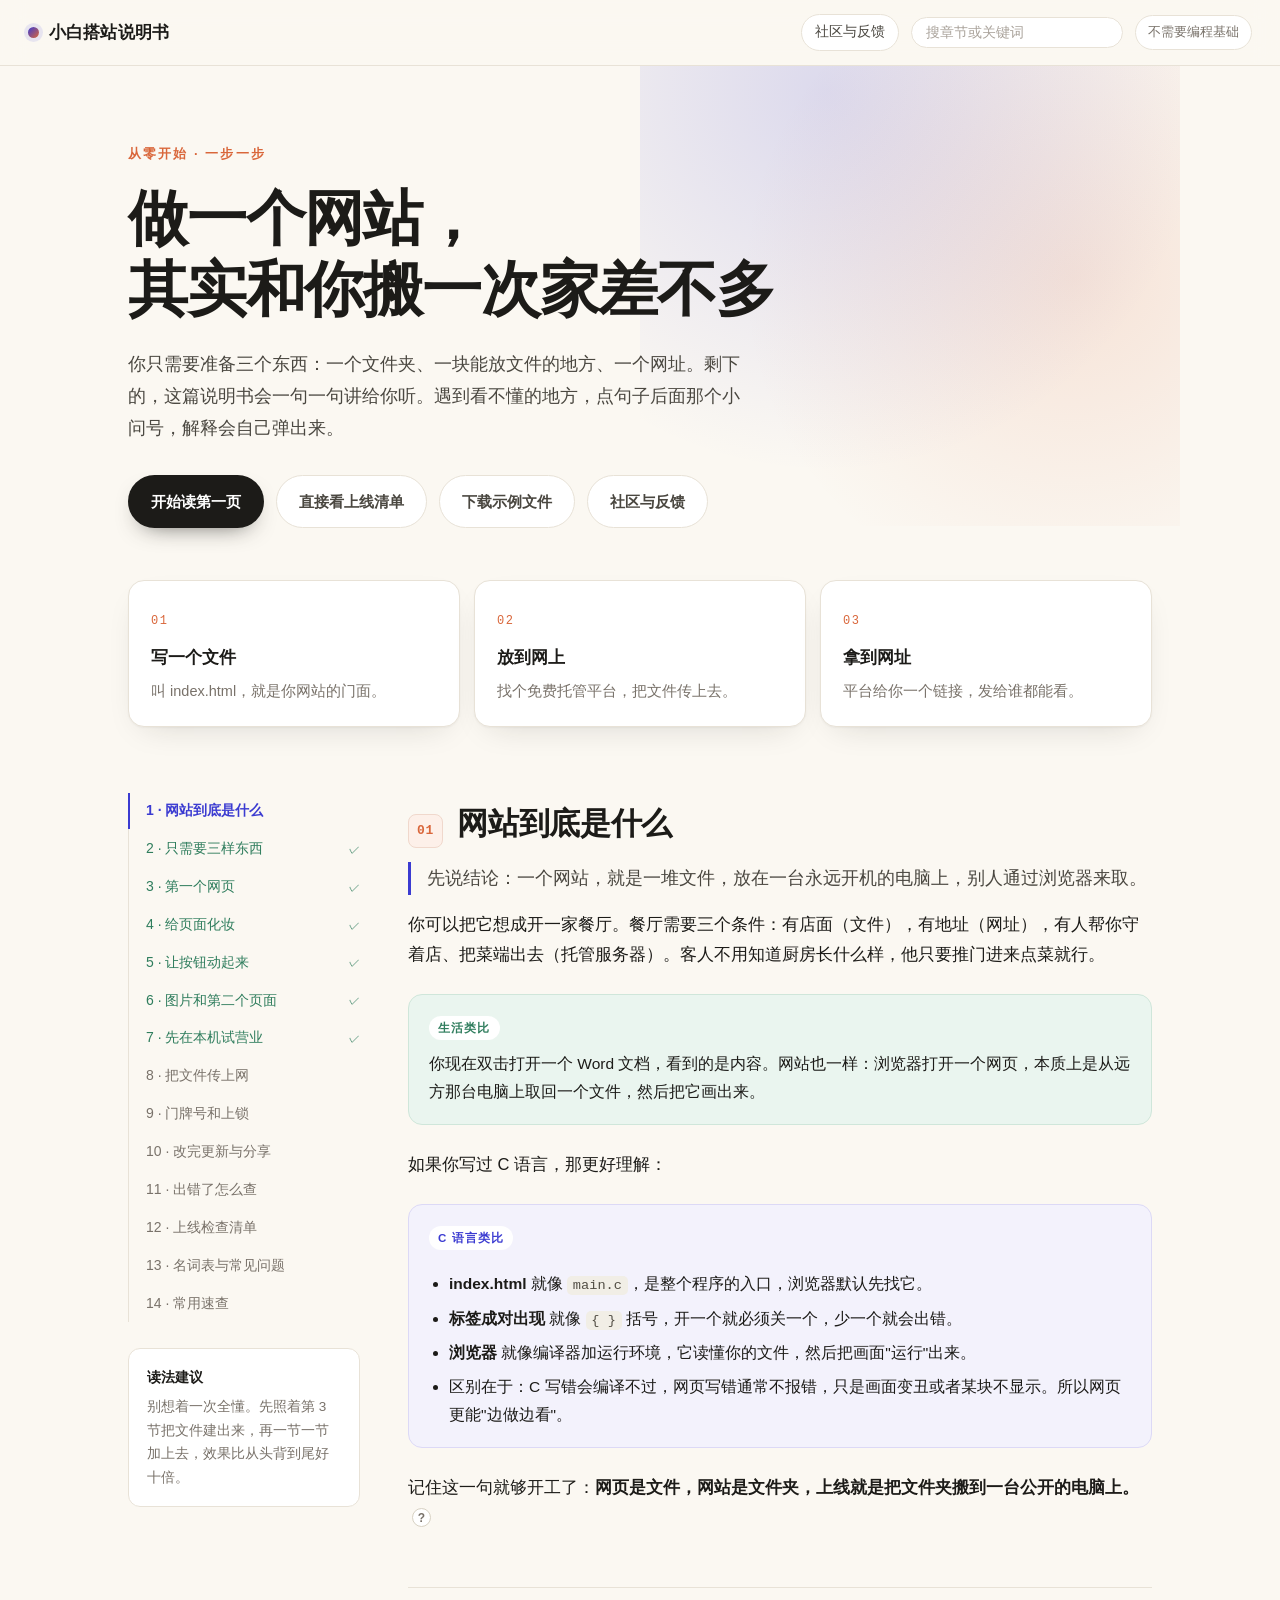
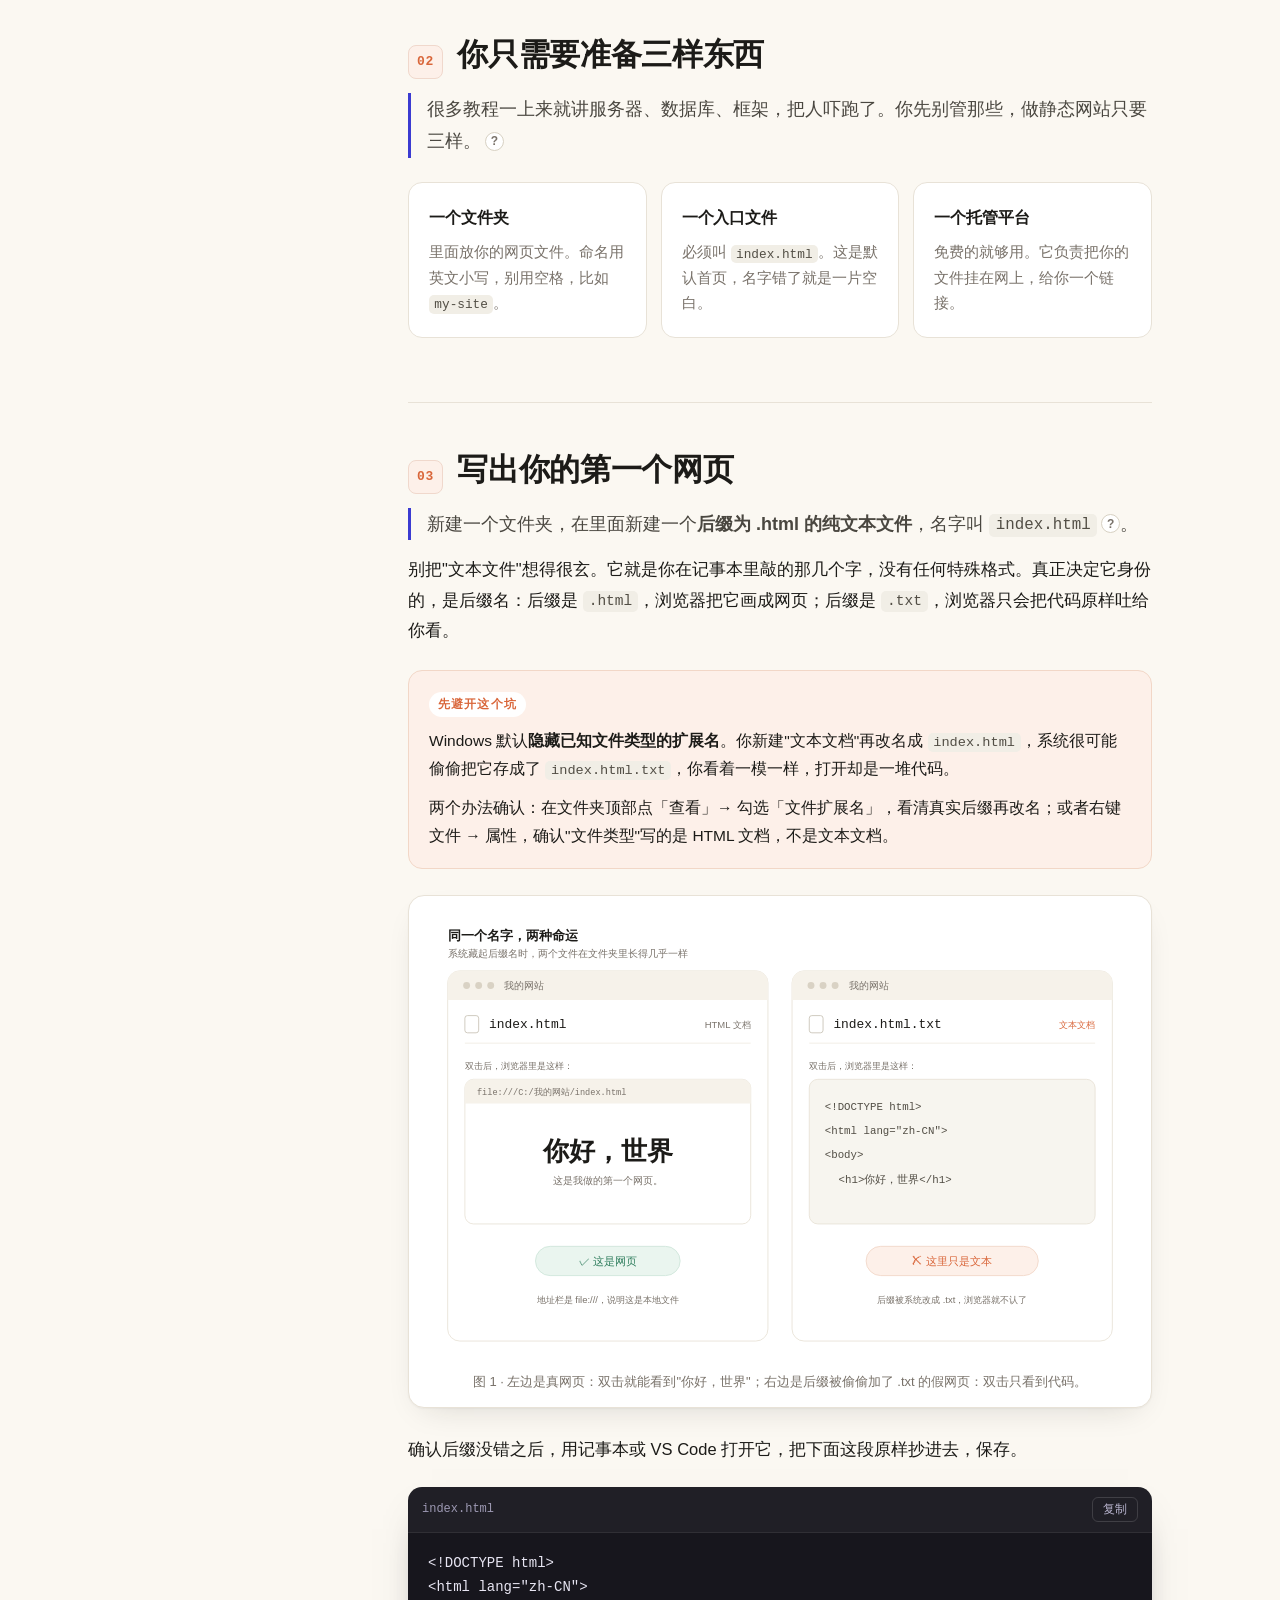
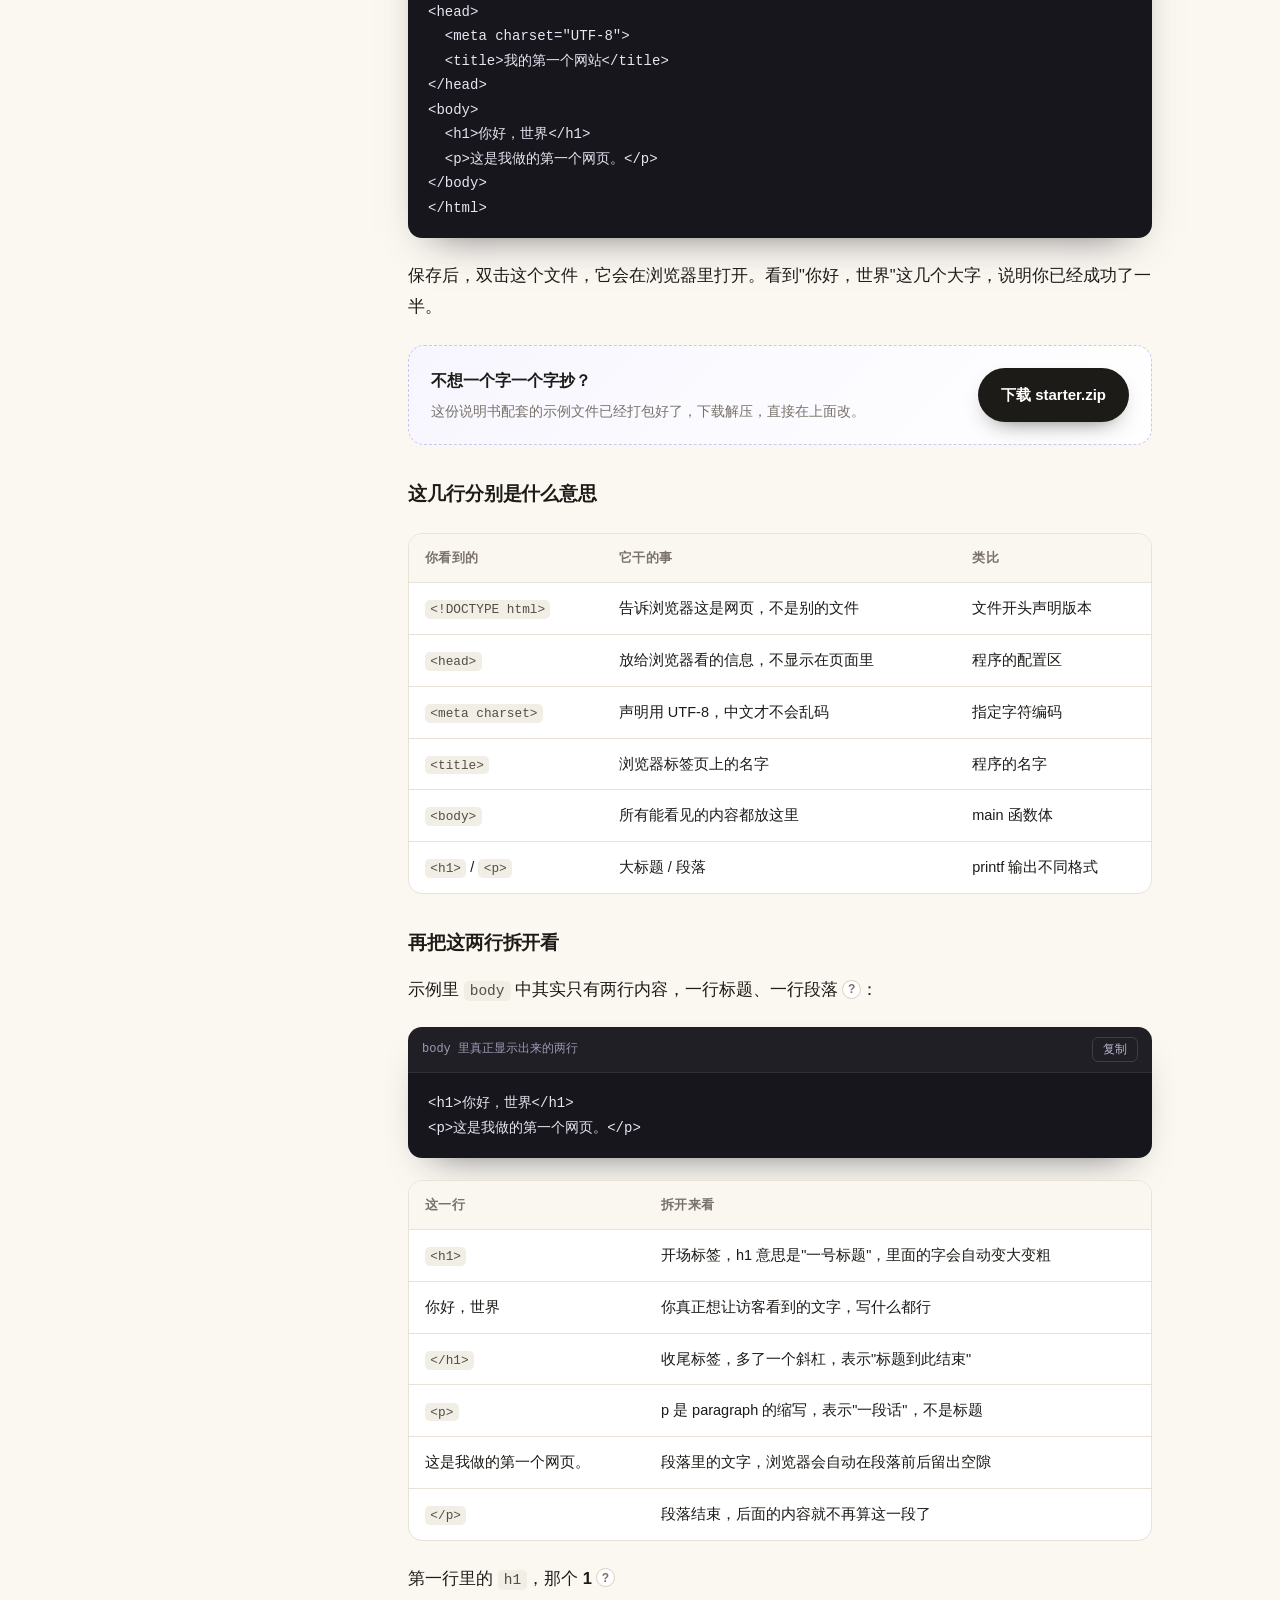
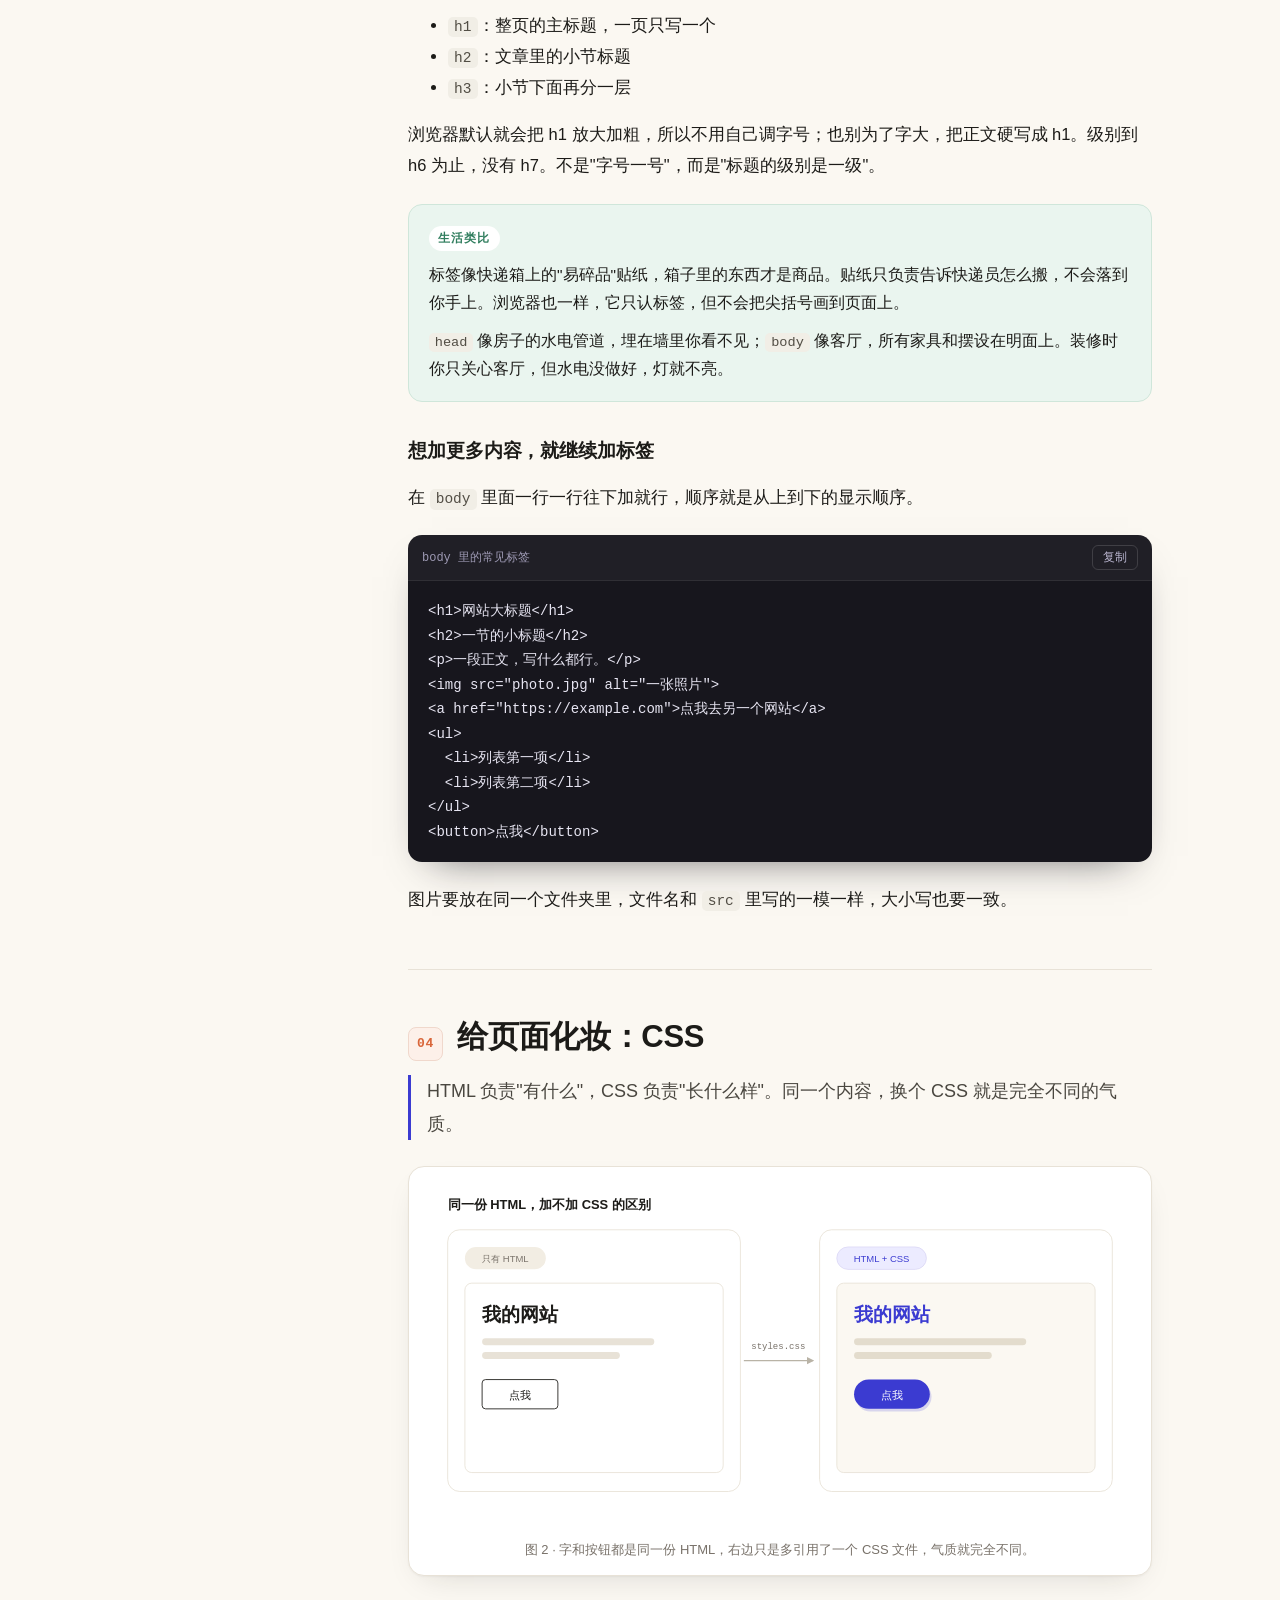
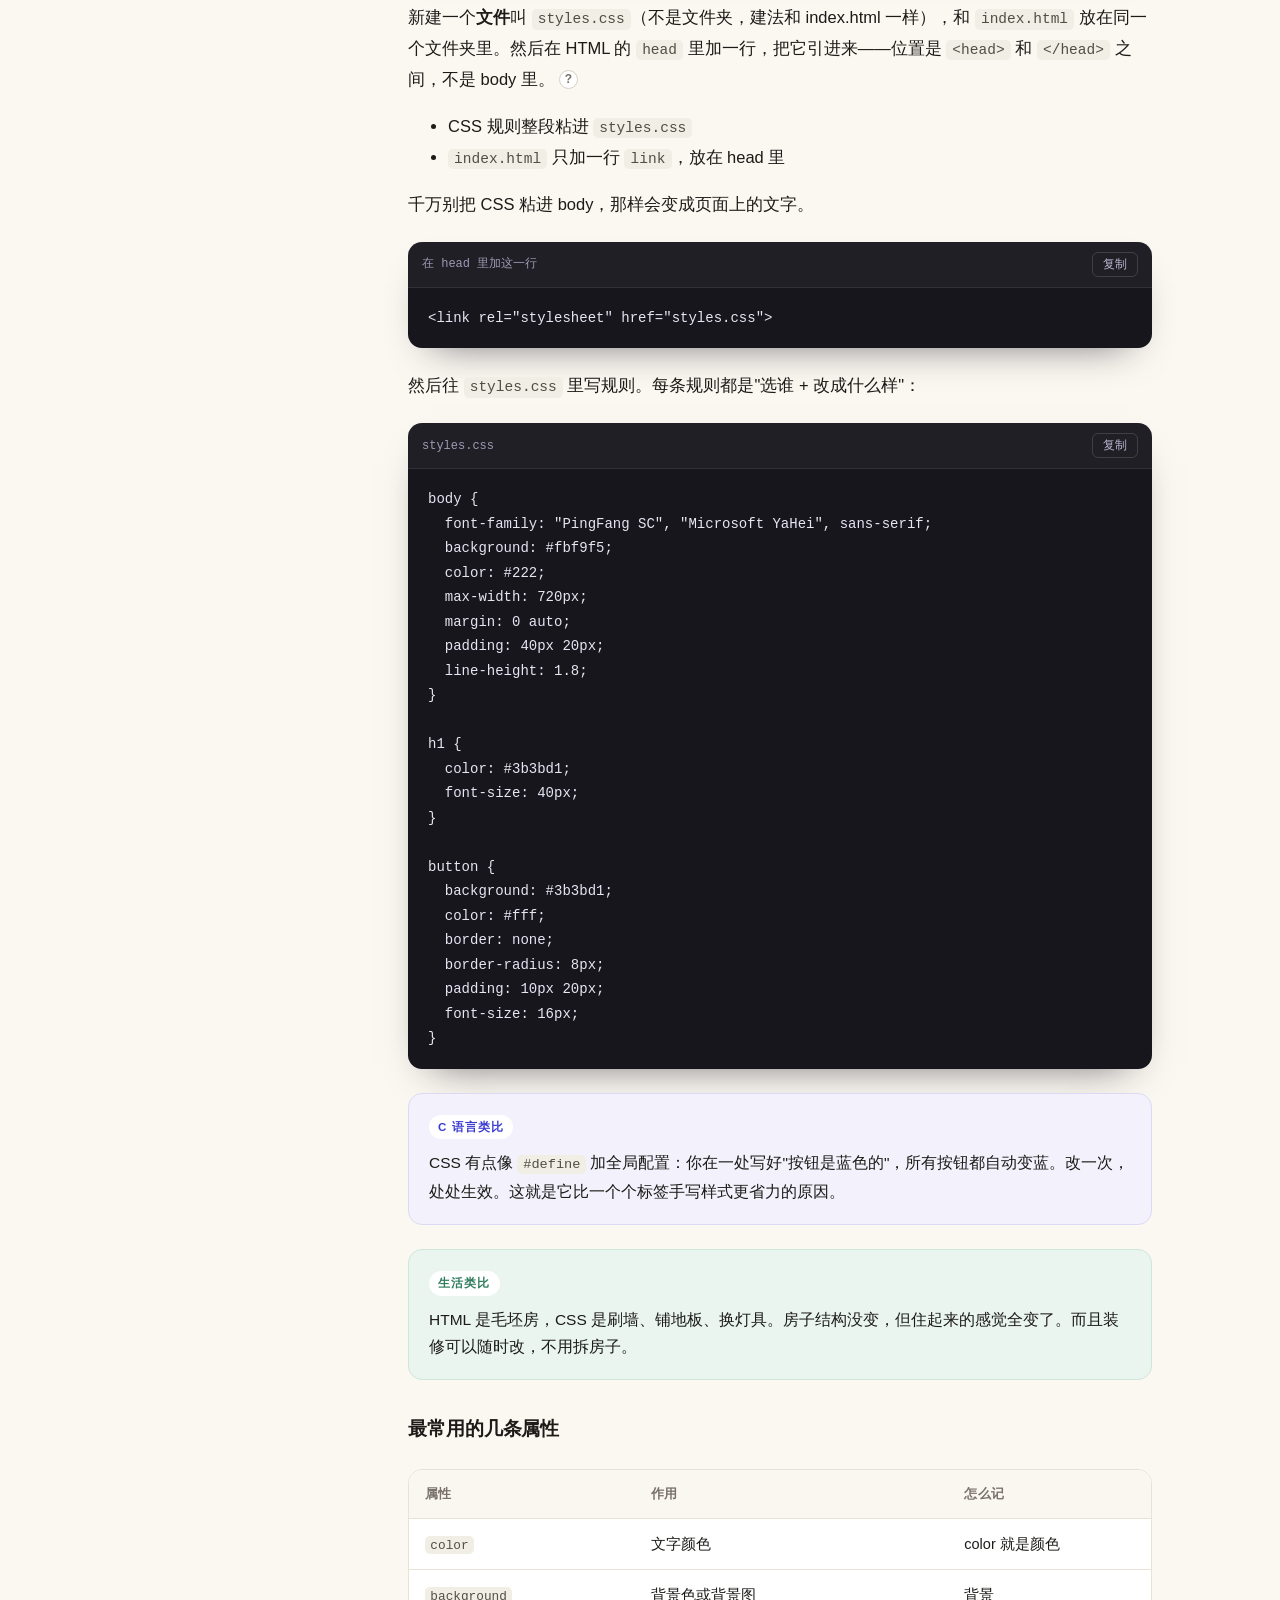
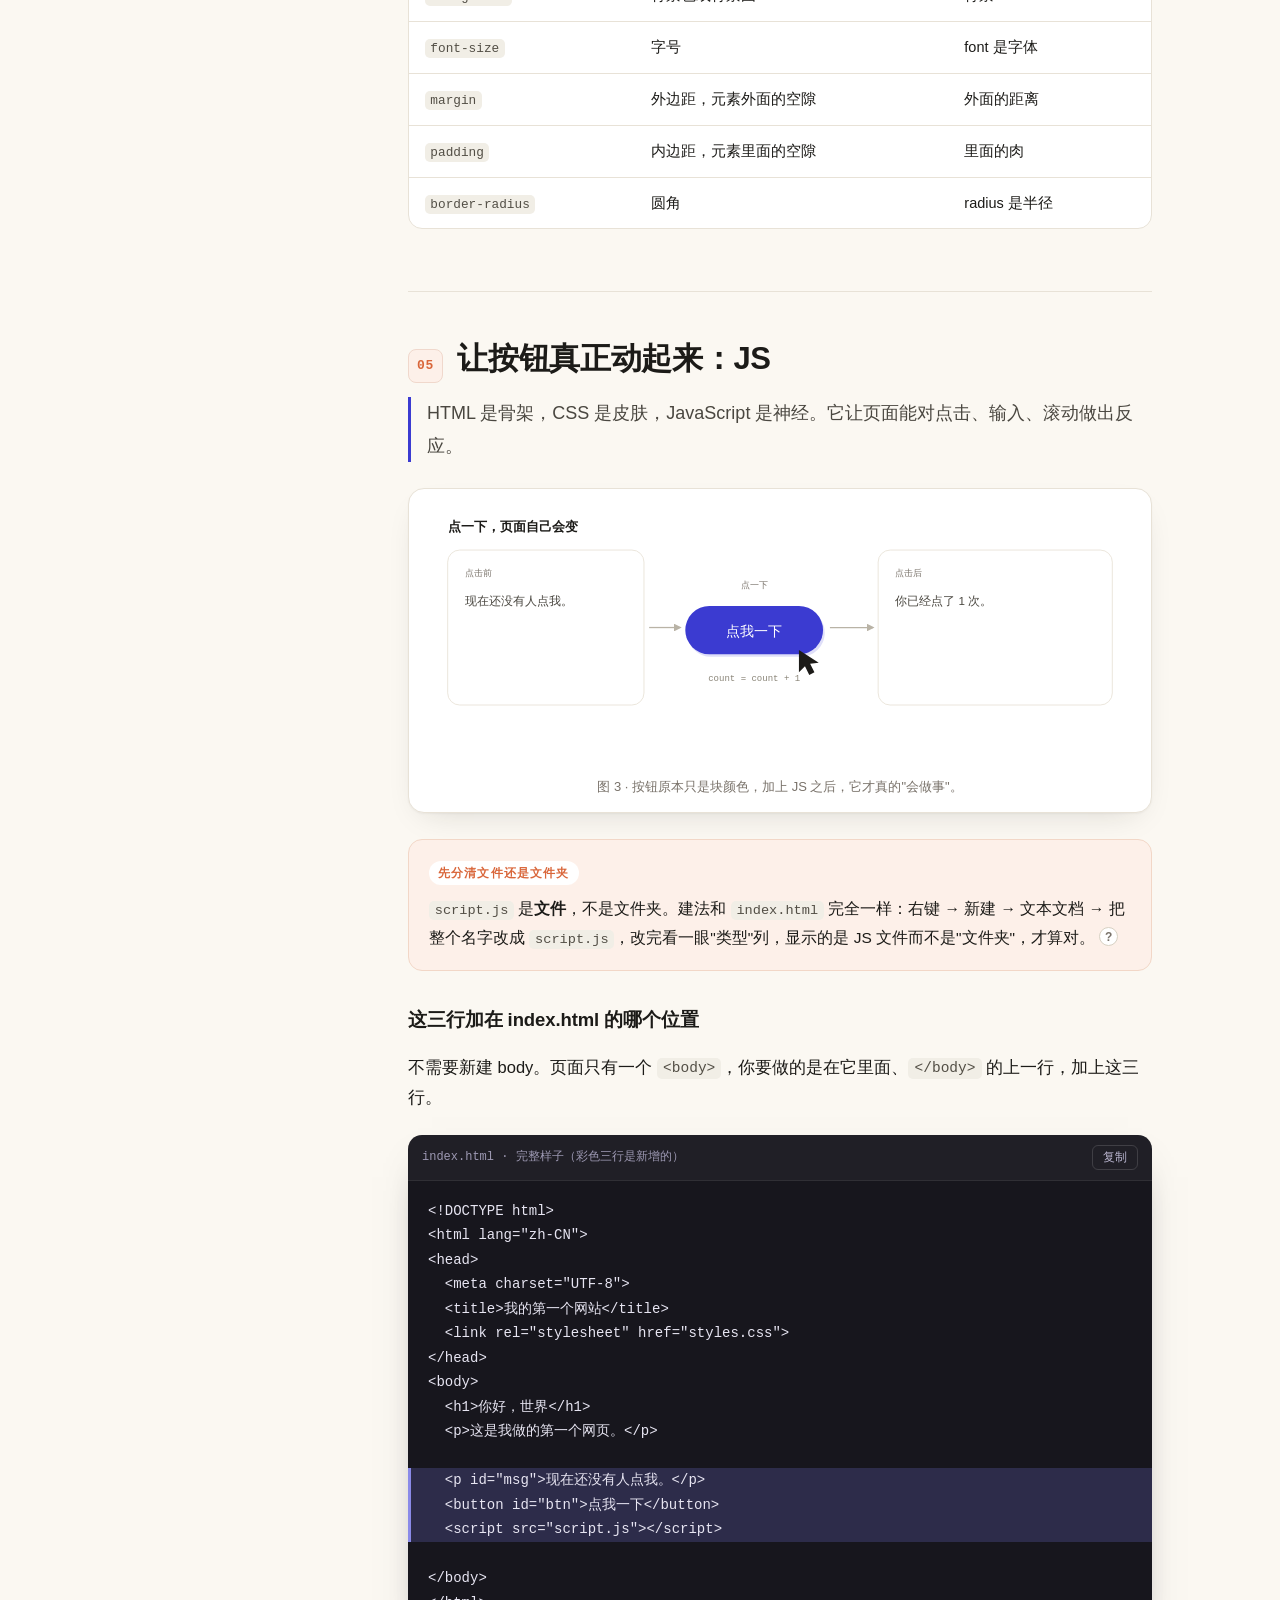
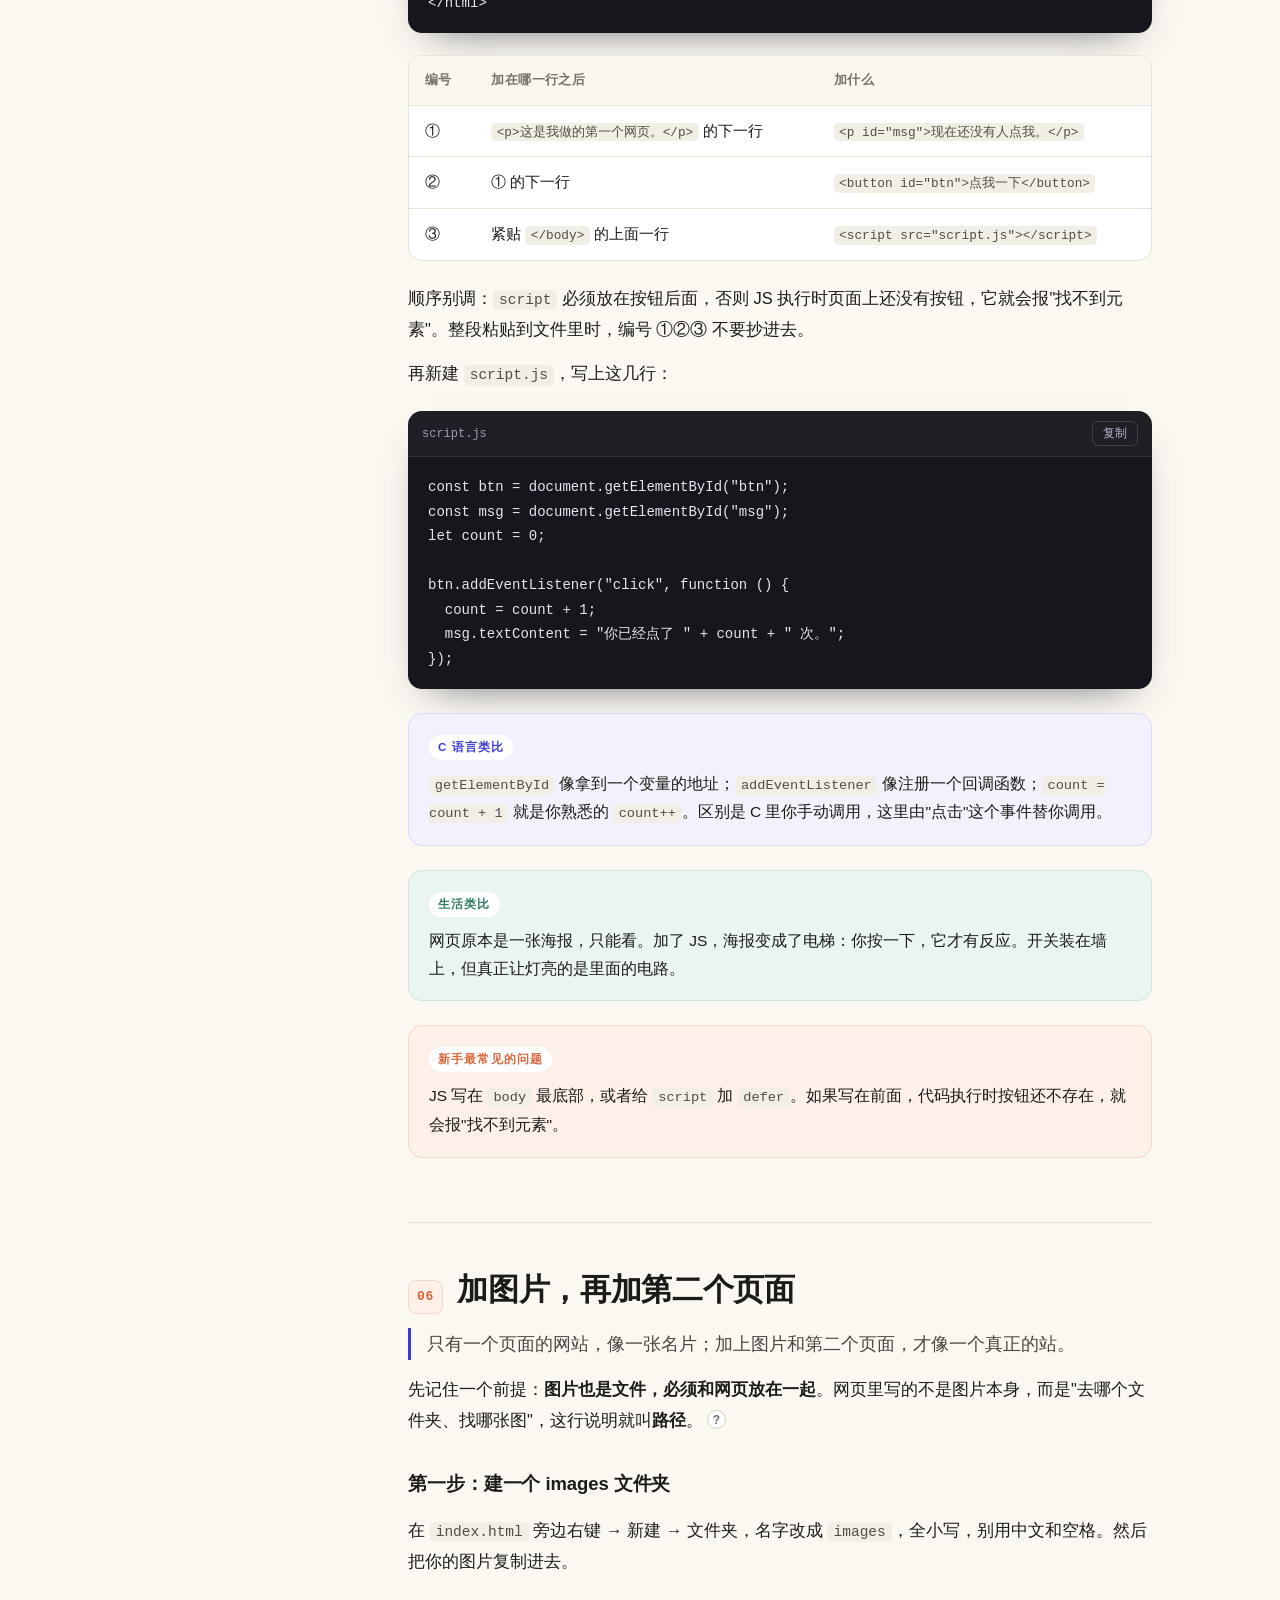
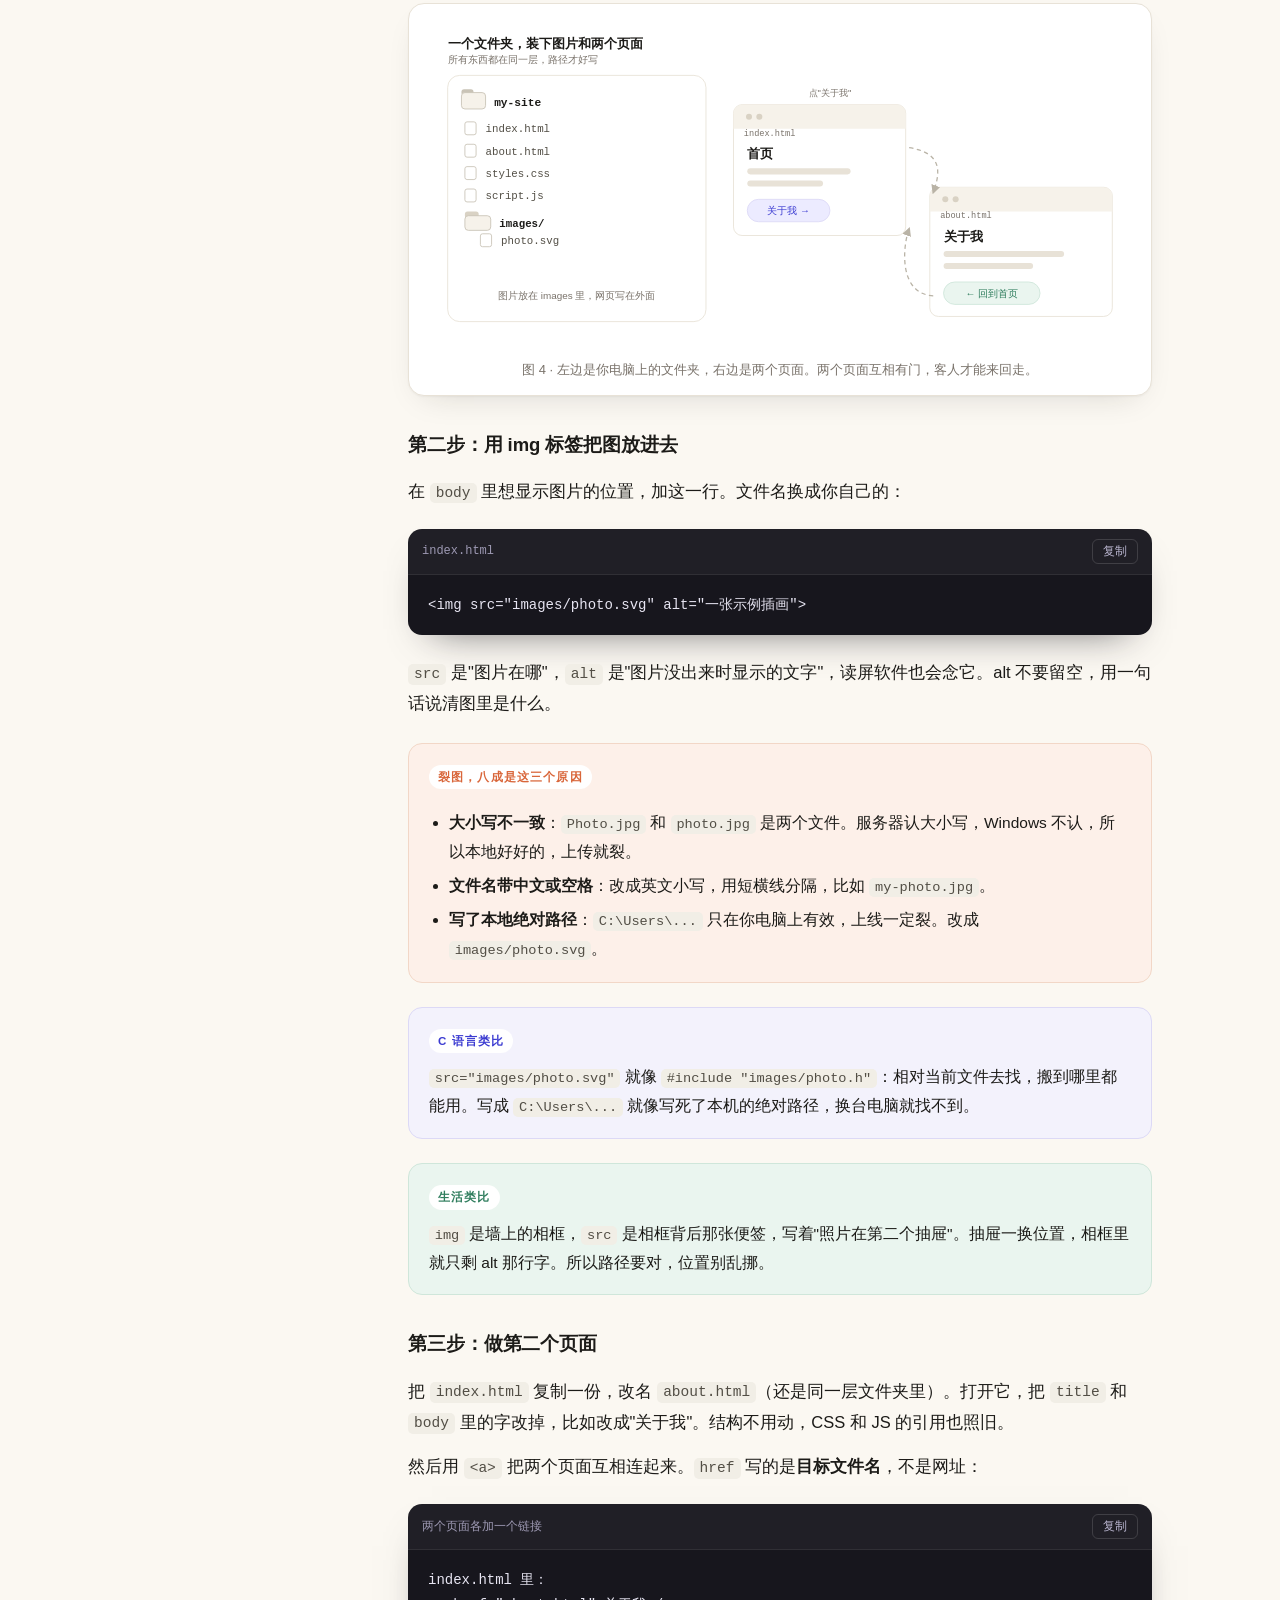
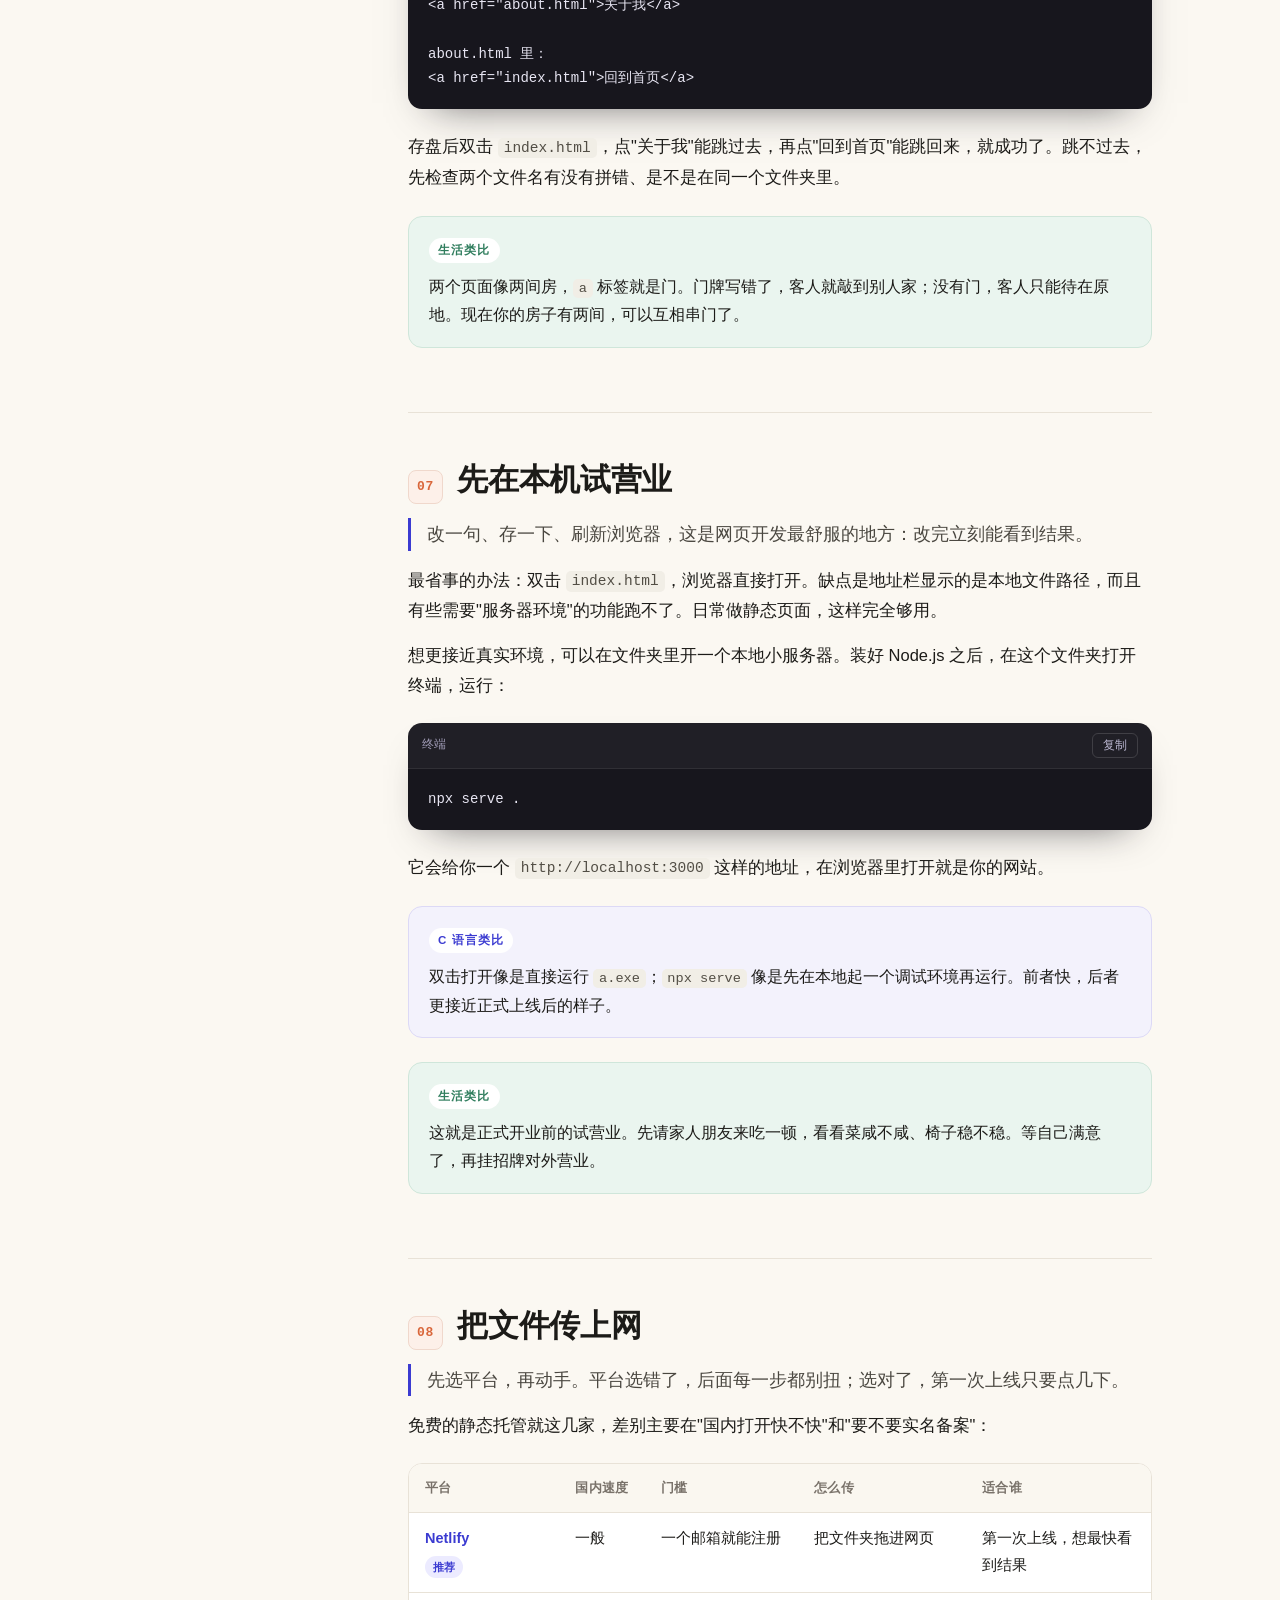
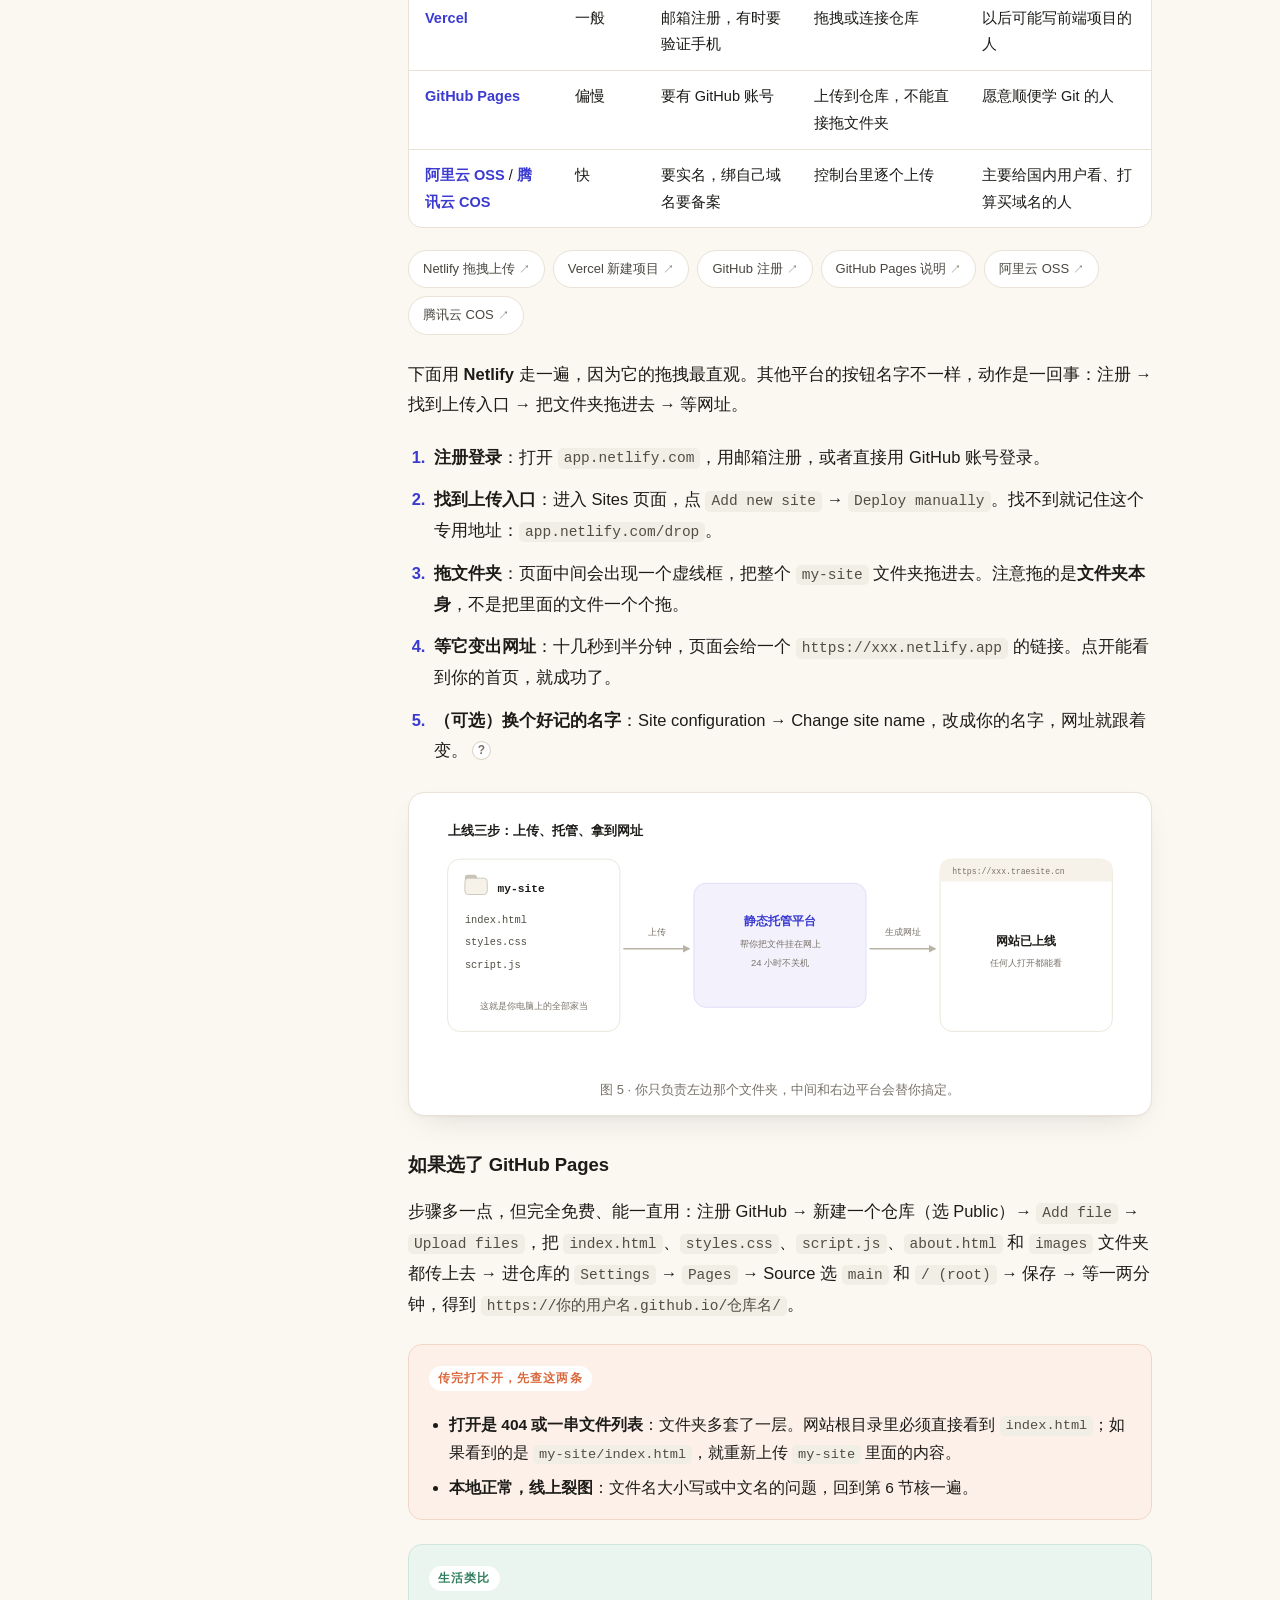
<file: bai-xiaozhan/index.html>
<!DOCTYPE html>
<html lang="zh-CN">
<head>
<meta charset="UTF-8">
<meta name="viewport" content="width=device-width, initial-scale=1.0">
<title>三小时学会做网站 · 给小白的搭站说明书</title>
<meta name="description" content="用生活例子和 C 语言类比，把搭建网站这件事拆成每个人都能听懂的小步骤。">
<link rel="stylesheet" href="styles.css">
</head>
<body>
<div class="progress"><span id="progressBar"></span></div>

<header class="topbar">
  <a class="brand" href="#top">
    <span class="brand-dot"></span>
    <span>小白搭站说明书</span>
  </a>
  <div class="topbar-right">
    <a class="top-link" href="community.html">社区与反馈</a>
    <div class="search">
      <input id="siteSearch" type="search" placeholder="搜章节或关键词" autocomplete="off" aria-label="站内搜索">
      <ul class="search-results" id="searchResults" hidden></ul>
    </div>
    <span class="topbar-tip">不需要编程基础</span>
  </div>
</header>

<main id="top">
  <div class="site-banner" id="siteBanner" hidden>
    <strong>系统维护中</strong>：讨论和反馈暂停，教程正文仍可正常阅读。<a href="community.html">查看状态</a>
  </div>
  <section class="hero">
    <div class="hero-glow"></div>
    <p class="eyebrow">从零开始 · 一步一步</p>
    <h1>做一个网站，<br>其实和你搬一次家差不多</h1>
    <p class="hero-sub">你只需要准备三个东西：一个文件夹、一块能放文件的地方、一个网址。剩下的，这篇说明书会一句一句讲给你听。遇到看不懂的地方，点句子后面那个小问号，解释会自己弹出来。</p>
    <div class="hero-actions">
      <a class="btn btn-primary" href="#ch1">开始读第一页</a>
      <a class="btn btn-ghost" href="#checklist">直接看上线清单</a>
      <a class="btn btn-ghost" href="starter.zip" download>下载示例文件</a>
      <a class="btn btn-ghost" href="community.html">社区与反馈</a>
    </div>
    <div class="hero-cards">
      <div class="hero-card">
        <span class="hero-card-num">01</span>
        <h3>写一个文件</h3>
        <p>叫 index.html，就是你网站的门面。</p>
      </div>
      <div class="hero-card">
        <span class="hero-card-num">02</span>
        <h3>放到网上</h3>
        <p>找个免费托管平台，把文件传上去。</p>
      </div>
      <div class="hero-card">
        <span class="hero-card-num">03</span>
        <h3>拿到网址</h3>
        <p>平台给你一个链接，发给谁都能看。</p>
      </div>
    </div>
  </section>

  <div class="layout">
    <aside class="sidebar">
      <details class="toc" open>
        <summary>目录</summary>
        <nav id="tocNav">
          <a href="#ch1">1 · 网站到底是什么</a>
          <a href="#ch2">2 · 只需要三样东西</a>
          <a href="#ch3">3 · 第一个网页</a>
          <a href="#ch4">4 · 给页面化妆</a>
          <a href="#ch5">5 · 让按钮动起来</a>
          <a href="#ch6">6 · 图片和第二个页面</a>
          <a href="#ch7">7 · 先在本机试营业</a>
          <a href="#ch8">8 · 把文件传上网</a>
          <a href="#ch9">9 · 门牌号和上锁</a>
          <a href="#ch10">10 · 改完更新与分享</a>
          <a href="#ch11">11 · 出错了怎么查</a>
          <a href="#checklist">12 · 上线检查清单</a>
          <a href="#glossary">13 · 名词表与常见问题</a>
          <a href="#cheatsheet">14 · 常用速查</a>
        </nav>
      </details>
      <div class="sidebar-note">
        <strong>读法建议</strong>
        <p>别想着一次全懂。先照着第 3 节把文件建出来，再一节一节加上去，效果比从头背到尾好十倍。</p>
      </div>
    </aside>

    <div class="content">

      <section class="chapter" id="ch1">
        <div class="chapter-head">
          <span class="chapter-num">01</span>
          <h2>网站到底是什么</h2>
        </div>
        <p class="lead">先说结论：一个网站，就是一堆文件，放在一台永远开机的电脑上，别人通过浏览器来取。</p>
        <p>你可以把它想成开一家餐厅。餐厅需要三个条件：有店面（文件），有地址（网址），有人帮你守着店、把菜端出去（托管服务器）。客人不用知道厨房长什么样，他只要推门进来点菜就行。</p>
        <div class="callout life">
          <span class="callout-tag">生活类比</span>
          <p>你现在双击打开一个 Word 文档，看到的是内容。网站也一样：浏览器打开一个网页，本质上是从远方那台电脑上取回一个文件，然后把它画出来。</p>
        </div>
        <p>如果你写过 C 语言，那更好理解：</p>
        <div class="callout clike">
          <span class="callout-tag">C 语言类比</span>
          <ul>
            <li><strong>index.html</strong> 就像 <code>main.c</code>，是整个程序的入口，浏览器默认先找它。</li>
            <li><strong>标签成对出现</strong> 就像 <code>{ }</code> 括号，开一个就必须关一个，少一个就会出错。</li>
            <li><strong>浏览器</strong> 就像编译器加运行环境，它读懂你的文件，然后把画面"运行"出来。</li>
            <li>区别在于：C 写错会编译不过，网页写错通常不报错，只是画面变丑或者某块不显示。所以网页更能"边做边看"。</li>
          </ul>
        </div>
        <p>记住这一句就够开工了：<strong>网页是文件，网站是文件夹，上线就是把文件夹搬到一台公开的电脑上。</strong><span class="hint"><button class="hint-btn" type="button" aria-expanded="false" aria-label="解释文件夹和文件的区别">?</button><span class="hint-pop"><strong>文件夹和文件怎么分</strong>图标是黄色夹子的叫文件夹，里面可以装东西；图标是一张白纸的才叫文件。改完名之后看窗口里「类型」那一列最准。</span></span></p>
      </section>

      <section class="chapter" id="ch2">
        <div class="chapter-head">
          <span class="chapter-num">02</span>
          <h2>你只需要准备三样东西</h2>
        </div>
        <p class="lead">很多教程一上来就讲服务器、数据库、框架，把人吓跑了。你先别管那些，做静态网站只要三样。<span class="hint"><button class="hint-btn" type="button" aria-expanded="false" aria-label="为什么不用先买服务器">?</button><span class="hint-pop"><strong>先别花钱</strong>不用一上来买服务器、买域名、装 Linux。等网站跑起来、真有人看了再说：先做出来，再做好，最后才做贵。</span></span></p>
        <div class="grid-3">
          <div class="mini-card">
            <h3>一个文件夹</h3>
            <p>里面放你的网页文件。命名用英文小写，别用空格，比如 <code>my-site</code>。</p>
          </div>
          <div class="mini-card">
            <h3>一个入口文件</h3>
            <p>必须叫 <code>index.html</code>。这是默认首页，名字错了就是一片空白。</p>
          </div>
          <div class="mini-card">
            <h3>一个托管平台</h3>
            <p>免费的就够用。它负责把你的文件挂在网上，给你一个链接。</p>
          </div>
        </div>
      </section>

      <section class="chapter" id="ch3">
        <div class="chapter-head">
          <span class="chapter-num">03</span>
          <h2>写出你的第一个网页</h2>
        </div>
        <p class="lead">新建一个文件夹，在里面新建一个<strong>后缀为 .html 的纯文本文件</strong>，名字叫 <code>index.html</code><span class="hint"><button class="hint-btn" type="button" aria-expanded="false" aria-label="怎么确认建的是文件">?</button><span class="hint-pop"><strong>怎么确认建对了</strong>改完名字看「类型」列：显示 HTML 文档才对；显示「文件夹」说明你把夹子建出来了，删掉重来。实在不确定就右键 → 属性，看文件类型。</span></span>。</p>
        <p>别把"文本文件"想得很玄。它就是你在记事本里敲的那几个字，没有任何特殊格式。真正决定它身份的，是后缀名：后缀是 <code>.html</code>，浏览器把它画成网页；后缀是 <code>.txt</code>，浏览器只会把代码原样吐给你看。</p>
        <div class="callout warn">
          <span class="callout-tag">先避开这个坑</span>
          <p>Windows 默认<strong>隐藏已知文件类型的扩展名</strong>。你新建"文本文档"再改名成 <code>index.html</code>，系统很可能偷偷把它存成了 <code>index.html.txt</code>，你看着一模一样，打开却是一堆代码。</p>
          <p>两个办法确认：在文件夹顶部点「查看」→ 勾选「文件扩展名」，看清真实后缀再改名；或者右键文件 → 属性，确认"文件类型"写的是 HTML 文档，不是文本文档。</p>
        </div>
        <figure class="figure">
          <svg viewBox="0 0 820 520" role="img" aria-label="对比图：index.html 打开是网页，index.html.txt 打开是一堆代码">
            <text x="24" y="30" font-size="15" font-weight="700" fill="#1c1b18">同一个名字，两种命运</text>
            <text x="24" y="50" font-size="12" fill="#79726a">系统藏起后缀名时，两个文件在文件夹里长得几乎一样</text>

            <rect x="24" y="66" width="372" height="430" rx="14" fill="#ffffff" stroke="#e8e2d7"/>
            <path d="M38 66 h344 a14 14 0 0 1 14 14 v20 h-372 v-20 a14 14 0 0 1 14-14 z" fill="#f6f2ea"/>
            <circle cx="46" cy="83" r="4" fill="#d9d2c4"/>
            <circle cx="60" cy="83" r="4" fill="#d9d2c4"/>
            <circle cx="74" cy="83" r="4" fill="#d9d2c4"/>
            <text x="90" y="87" font-size="12" fill="#79726a">我的网站</text>

            <rect x="44" y="118" width="16" height="20" rx="3" fill="#ffffff" stroke="#c9c3b6"/>
            <text x="72" y="133" font-family="'JetBrains Mono', Consolas, monospace" font-size="15" fill="#1c1b18">index.html</text>
            <text x="376" y="133" text-anchor="end" font-size="11" fill="#79726a">HTML 文档</text>
            <line x1="44" y1="150" x2="376" y2="150" stroke="#f0ece2"/>

            <text x="44" y="180" font-size="11" fill="#79726a">双击后，浏览器里是这样：</text>
            <rect x="44" y="192" width="332" height="168" rx="10" fill="#ffffff" stroke="#e8e2d7"/>
            <path d="M54 192 h312 a10 10 0 0 1 10 10 v18 h-332 v-18 a10 10 0 0 1 10-10 z" fill="#f6f2ea"/>
            <text x="58" y="210" font-family="'JetBrains Mono', Consolas, monospace" font-size="10" fill="#79726a">file:///C:/我的网站/index.html</text>
            <text x="210" y="286" text-anchor="middle" font-size="30" font-weight="700" fill="#1c1b18">你好，世界</text>
            <text x="210" y="314" text-anchor="middle" font-size="12" fill="#79726a">这是我做的第一个网页。</text>

            <rect x="126" y="386" width="168" height="34" rx="17" fill="#eaf5ef" stroke="#cfe6da"/>
            <text x="210" y="408" text-anchor="middle" font-size="13" fill="#2f7d5d">✓ 这是网页</text>
            <text x="210" y="452" text-anchor="middle" font-size="11" fill="#79726a">地址栏是 file:///，说明这是本地文件</text>

            <rect x="424" y="66" width="372" height="430" rx="14" fill="#ffffff" stroke="#e8e2d7"/>
            <path d="M438 66 h344 a14 14 0 0 1 14 14 v20 h-372 v-20 a14 14 0 0 1 14-14 z" fill="#f6f2ea"/>
            <circle cx="446" cy="83" r="4" fill="#d9d2c4"/>
            <circle cx="460" cy="83" r="4" fill="#d9d2c4"/>
            <circle cx="474" cy="83" r="4" fill="#d9d2c4"/>
            <text x="490" y="87" font-size="12" fill="#79726a">我的网站</text>

            <rect x="444" y="118" width="16" height="20" rx="3" fill="#ffffff" stroke="#c9c3b6"/>
            <text x="472" y="133" font-family="'JetBrains Mono', Consolas, monospace" font-size="15" fill="#1c1b18">index.html.txt</text>
            <text x="776" y="133" text-anchor="end" font-size="11" fill="#d9663a">文本文档</text>
            <line x1="444" y1="150" x2="776" y2="150" stroke="#f0ece2"/>

            <text x="444" y="180" font-size="11" fill="#79726a">双击后，浏览器里是这样：</text>
            <rect x="444" y="192" width="332" height="168" rx="10" fill="#f7f5ef" stroke="#e8e2d7"/>
            <text x="462" y="228" font-family="'JetBrains Mono', Consolas, monospace" font-size="12.5" fill="#524e45">&lt;!DOCTYPE html&gt;</text>
            <text x="462" y="256" font-family="'JetBrains Mono', Consolas, monospace" font-size="12.5" fill="#524e45">&lt;html lang="zh-CN"&gt;</text>
            <text x="462" y="284" font-family="'JetBrains Mono', Consolas, monospace" font-size="12.5" fill="#524e45">&lt;body&gt;</text>
            <text x="478" y="312" font-family="'JetBrains Mono', Consolas, monospace" font-size="12.5" fill="#524e45">&lt;h1&gt;你好，世界&lt;/h1&gt;</text>

            <rect x="510" y="386" width="200" height="34" rx="17" fill="#fdf0e9" stroke="#f2d7c7"/>
            <text x="610" y="408" text-anchor="middle" font-size="13" fill="#d9663a">✗ 这里只是文本</text>
            <text x="610" y="452" text-anchor="middle" font-size="11" fill="#79726a">后缀被系统改成 .txt，浏览器就不认了</text>
          </svg>
          <figcaption>图 1 · 左边是真网页：双击就能看到"你好，世界"；右边是后缀被偷偷加了 .txt 的假网页：双击只看到代码。</figcaption>
        </figure>
        <p>确认后缀没错之后，用记事本或 VS Code 打开它，把下面这段原样抄进去，保存。</p>
        <div class="code-block">
          <div class="code-bar">
            <span>index.html</span>
            <button class="copy-btn" data-copy>复制</button>
          </div>
          <pre><code>&lt;!DOCTYPE html&gt;
&lt;html lang="zh-CN"&gt;
&lt;head&gt;
  &lt;meta charset="UTF-8"&gt;
  &lt;title&gt;我的第一个网站&lt;/title&gt;
&lt;/head&gt;
&lt;body&gt;
  &lt;h1&gt;你好，世界&lt;/h1&gt;
  &lt;p&gt;这是我做的第一个网页。&lt;/p&gt;
&lt;/body&gt;
&lt;/html&gt;</code></pre>
        </div>
        <p>保存后，双击这个文件，它会在浏览器里打开。看到"你好，世界"这几个大字，说明你已经成功了一半。</p>
        <div class="download-card">
          <div>
            <strong>不想一个字一个字抄？</strong>
            <p>这份说明书配套的示例文件已经打包好了，下载解压，直接在上面改。</p>
          </div>
          <a class="btn btn-primary" href="starter.zip" download>下载 starter.zip</a>
        </div>
        <h3>这几行分别是什么意思</h3>
        <div class="table-wrap">
          <table>
            <thead>
              <tr><th>你看到的</th><th>它干的事</th><th>类比</th></tr>
            </thead>
            <tbody>
              <tr><td><code>&lt;!DOCTYPE html&gt;</code></td><td>告诉浏览器这是网页，不是别的文件</td><td>文件开头声明版本</td></tr>
              <tr><td><code>&lt;head&gt;</code></td><td>放给浏览器看的信息，不显示在页面里</td><td>程序的配置区</td></tr>
              <tr><td><code>&lt;meta charset&gt;</code></td><td>声明用 UTF-8，中文才不会乱码</td><td>指定字符编码</td></tr>
              <tr><td><code>&lt;title&gt;</code></td><td>浏览器标签页上的名字</td><td>程序的名字</td></tr>
              <tr><td><code>&lt;body&gt;</code></td><td>所有能看见的内容都放这里</td><td>main 函数体</td></tr>
              <tr><td><code>&lt;h1&gt;</code> / <code>&lt;p&gt;</code></td><td>大标题 / 段落</td><td>printf 输出不同格式</td></tr>
            </tbody>
          </table>
        </div>
        <h3>再把这两行拆开看</h3>
        <p>示例里 <code>body</code> 中其实只有两行内容，一行标题、一行段落<span class="hint"><button class="hint-btn" type="button" aria-expanded="false" aria-label="标签不闭合会怎样">?</button><span class="hint-pop"><strong>少一个斜杠会怎样</strong>标签必须成对。只写 <code>&lt;h1&gt;</code> 忘了 <code>&lt;/h1&gt;</code>，浏览器会以为标题还没结束，把后面所有内容都当成大标题。<code>&lt;p&gt;</code> 同理。</span></span>：</p>
        <div class="code-block">
          <div class="code-bar">
            <span>body 里真正显示出来的两行</span>
            <button class="copy-btn" data-copy>复制</button>
          </div>
          <pre><code>&lt;h1&gt;你好，世界&lt;/h1&gt;
&lt;p&gt;这是我做的第一个网页。&lt;/p&gt;</code></pre>
        </div>
        <div class="table-wrap">
          <table>
            <thead>
              <tr><th>这一行</th><th>拆开来看</th></tr>
            </thead>
            <tbody>
              <tr><td><code>&lt;h1&gt;</code></td><td>开场标签，h1 意思是"一号标题"，里面的字会自动变大变粗</td></tr>
              <tr><td>你好，世界</td><td>你真正想让访客看到的文字，写什么都行</td></tr>
              <tr><td><code>&lt;/h1&gt;</code></td><td>收尾标签，多了一个斜杠，表示"标题到此结束"</td></tr>
              <tr><td><code>&lt;p&gt;</code></td><td>p 是 paragraph 的缩写，表示"一段话"，不是标题</td></tr>
              <tr><td>这是我做的第一个网页。</td><td>段落里的文字，浏览器会自动在段落前后留出空隙</td></tr>
              <tr><td><code>&lt;/p&gt;</code></td><td>段落结束，后面的内容就不再算这一段了</td></tr>
            </tbody>
          </table>
        </div>
        <p>第一行里的 <code>h1</code>，那个 <strong>1</strong><span class="hint"><button class="hint-btn" type="button" aria-expanded="false" aria-label="解释 h1 里的 1 是什么意思">?</button><span class="hint-pop"><strong>h1 的 1 是级别，不是字号</strong><code>h</code> 是 heading（标题）的缩写，<code>1</code> 表示第一级：最重要，字也最大。网页一共六级，从 h1 到 h6，数字越大级别越低、字越小。<ul><li><code>h1</code>：整页的主标题，一页只写一个</li><li><code>h2</code>：文章里的小节标题</li><li><code>h3</code>：小节下面再分一层</li></ul>浏览器默认就会把 h1 放大加粗，所以不用自己调字号；也别为了字大，把正文硬写成 h1。级别到 h6 为止，没有 h7。</span></span>不是"字号一号"，而是"标题的级别是一级"。</p>
        <div class="callout life">
          <span class="callout-tag">生活类比</span>
          <p>标签像快递箱上的"易碎品"贴纸，箱子里的东西才是商品。贴纸只负责告诉快递员怎么搬，不会落到你手上。浏览器也一样，它只认标签，但不会把尖括号画到页面上。</p>
          <p><code>head</code> 像房子的水电管道，埋在墙里你看不见；<code>body</code> 像客厅，所有家具和摆设在明面上。装修时你只关心客厅，但水电没做好，灯就不亮。</p>
        </div>
        <h3>想加更多内容，就继续加标签</h3>
        <p>在 <code>body</code> 里面一行一行往下加就行，顺序就是从上到下的显示顺序。</p>
        <div class="code-block">
          <div class="code-bar">
            <span>body 里的常见标签</span>
            <button class="copy-btn" data-copy>复制</button>
          </div>
          <pre><code>&lt;h1&gt;网站大标题&lt;/h1&gt;
&lt;h2&gt;一节的小标题&lt;/h2&gt;
&lt;p&gt;一段正文，写什么都行。&lt;/p&gt;
&lt;img src="photo.jpg" alt="一张照片"&gt;
&lt;a href="https://example.com"&gt;点我去另一个网站&lt;/a&gt;
&lt;ul&gt;
  &lt;li&gt;列表第一项&lt;/li&gt;
  &lt;li&gt;列表第二项&lt;/li&gt;
&lt;/ul&gt;
&lt;button&gt;点我&lt;/button&gt;</code></pre>
        </div>
        <p>图片要放在同一个文件夹里，文件名和 <code>src</code> 里写的一模一样，大小写也要一致。</p>
      </section>

      <section class="chapter" id="ch4">
        <div class="chapter-head">
          <span class="chapter-num">04</span>
          <h2>给页面化妆：CSS</h2>
        </div>
        <p class="lead">HTML 负责"有什么"，CSS 负责"长什么样"。同一个内容，换个 CSS 就是完全不同的气质。</p>
        <figure class="figure">
          <svg viewBox="0 0 820 400" role="img" aria-label="对比图：同一份 HTML，加了 CSS 后的视觉差异">
            <defs>
              <marker id="arrowB" viewBox="0 0 10 10" refX="8" refY="5" markerWidth="6" markerHeight="6" orient="auto">
                <path d="M0 0 L10 5 L0 10 z" fill="#b9b3a6"/>
              </marker>
            </defs>
            <text x="24" y="28" font-size="15" font-weight="700" fill="#1c1b18">同一份 HTML，加不加 CSS 的区别</text>

            <rect x="24" y="52" width="340" height="304" rx="14" fill="#ffffff" stroke="#e8e2d7"/>
            <rect x="44" y="72" width="94" height="26" rx="13" fill="#f2ede3"/>
            <text x="91" y="90" text-anchor="middle" font-size="11" fill="#79726a">只有 HTML</text>
            <rect x="44" y="114" width="300" height="220" rx="8" fill="#ffffff" stroke="#e8e2d7"/>
            <text x="64" y="158" font-size="22" font-weight="700" fill="#1c1b18">我的网站</text>
            <rect x="64" y="178" width="200" height="8" rx="4" fill="#e8e2d7"/>
            <rect x="64" y="194" width="160" height="8" rx="4" fill="#e8e2d7"/>
            <rect x="64" y="226" width="88" height="34" rx="4" fill="#ffffff" stroke="#1c1b18"/>
            <text x="108" y="248" text-anchor="middle" font-size="13" fill="#1c1b18">点我</text>

            <line x1="368" y1="204" x2="448" y2="204" stroke="#b9b3a6" stroke-width="1.5" marker-end="url(#arrowB)"/>
            <text x="408" y="190" text-anchor="middle" font-size="10.5" fill="#79726a" font-family="'JetBrains Mono', Consolas, monospace">styles.css</text>

            <rect x="456" y="52" width="340" height="304" rx="14" fill="#ffffff" stroke="#e8e2d7"/>
            <rect x="476" y="72" width="104" height="26" rx="13" fill="#ecebff" stroke="#dcd9f6"/>
            <text x="528" y="90" text-anchor="middle" font-size="11" fill="#3b3bd1">HTML + CSS</text>
            <rect x="476" y="114" width="300" height="220" rx="8" fill="#fbf8f2" stroke="#e8e2d7"/>
            <text x="496" y="158" font-size="22" font-weight="700" fill="#3b3bd1">我的网站</text>
            <rect x="496" y="178" width="200" height="8" rx="4" fill="#e3dccd"/>
            <rect x="496" y="194" width="160" height="8" rx="4" fill="#e3dccd"/>
            <rect x="498" y="229" width="88" height="34" rx="17" fill="#3b3bd1" opacity="0.18"/>
            <rect x="496" y="226" width="88" height="34" rx="17" fill="#3b3bd1"/>
            <text x="540" y="248" text-anchor="middle" font-size="13" fill="#ffffff">点我</text>
          </svg>
          <figcaption>图 2 · 字和按钮都是同一份 HTML，右边只是多引用了一个 CSS 文件，气质就完全不同。</figcaption>
        </figure>
        <p>新建一个<strong>文件</strong>叫 <code>styles.css</code>（不是文件夹，建法和 index.html 一样），和 <code>index.html</code> 放在同一个文件夹里。然后在 HTML 的 <code>head</code> 里加一行，把它引进来——位置是 <code>&lt;head&gt;</code> 和 <code>&lt;/head&gt;</code> 之间，不是 body 里。<span class="hint"><button class="hint-btn" type="button" aria-expanded="false" aria-label="CSS 到底加到哪个文件">?</button><span class="hint-pop"><strong>两个文件，各放各的</strong><ul><li>CSS 规则整段粘进 <code>styles.css</code></li><li><code>index.html</code> 只加一行 <code>link</code>，放在 head 里</li></ul>千万别把 CSS 粘进 body，那样会变成页面上的文字。</span></span></p>
        <div class="code-block">
          <div class="code-bar">
            <span>在 head 里加这一行</span>
            <button class="copy-btn" data-copy>复制</button>
          </div>
          <pre><code>&lt;link rel="stylesheet" href="styles.css"&gt;</code></pre>
        </div>
        <p>然后往 <code>styles.css</code> 里写规则。每条规则都是"选谁 + 改成什么样"：</p>
        <div class="code-block">
          <div class="code-bar">
            <span>styles.css</span>
            <button class="copy-btn" data-copy>复制</button>
          </div>
          <pre><code>body {
  font-family: "PingFang SC", "Microsoft YaHei", sans-serif;
  background: #fbf9f5;
  color: #222;
  max-width: 720px;
  margin: 0 auto;
  padding: 40px 20px;
  line-height: 1.8;
}

h1 {
  color: #3b3bd1;
  font-size: 40px;
}

button {
  background: #3b3bd1;
  color: #fff;
  border: none;
  border-radius: 8px;
  padding: 10px 20px;
  font-size: 16px;
}</code></pre>
        </div>
        <div class="callout clike">
          <span class="callout-tag">C 语言类比</span>
          <p>CSS 有点像 <code>#define</code> 加全局配置：你在一处写好"按钮是蓝色的"，所有按钮都自动变蓝。改一次，处处生效。这就是它比一个个标签手写样式更省力的原因。</p>
        </div>
        <div class="callout life">
          <span class="callout-tag">生活类比</span>
          <p>HTML 是毛坯房，CSS 是刷墙、铺地板、换灯具。房子结构没变，但住起来的感觉全变了。而且装修可以随时改，不用拆房子。</p>
        </div>
        <h3>最常用的几条属性</h3>
        <div class="table-wrap">
          <table>
            <thead><tr><th>属性</th><th>作用</th><th>怎么记</th></tr></thead>
            <tbody>
              <tr><td><code>color</code></td><td>文字颜色</td><td>color 就是颜色</td></tr>
              <tr><td><code>background</code></td><td>背景色或背景图</td><td>背景</td></tr>
              <tr><td><code>font-size</code></td><td>字号</td><td>font 是字体</td></tr>
              <tr><td><code>margin</code></td><td>外边距，元素外面的空隙</td><td>外面的距离</td></tr>
              <tr><td><code>padding</code></td><td>内边距，元素里面的空隙</td><td>里面的肉</td></tr>
              <tr><td><code>border-radius</code></td><td>圆角</td><td>radius 是半径</td></tr>
            </tbody>
          </table>
        </div>
      </section>

      <section class="chapter" id="ch5">
        <div class="chapter-head">
          <span class="chapter-num">05</span>
          <h2>让按钮真正动起来：JS</h2>
        </div>
        <p class="lead">HTML 是骨架，CSS 是皮肤，JavaScript 是神经。它让页面能对点击、输入、滚动做出反应。</p>
        <figure class="figure">
          <svg viewBox="0 0 820 300" role="img" aria-label="示意图：点击按钮后页面文字从零次变成一次">
            <defs>
              <marker id="arrowC" viewBox="0 0 10 10" refX="8" refY="5" markerWidth="6" markerHeight="6" orient="auto">
                <path d="M0 0 L10 5 L0 10 z" fill="#b9b3a6"/>
              </marker>
            </defs>
            <text x="24" y="28" font-size="15" font-weight="700" fill="#1c1b18">点一下，页面自己会变</text>

            <rect x="24" y="50" width="228" height="180" rx="14" fill="#ffffff" stroke="#e8e2d7"/>
            <text x="44" y="80" font-size="11" fill="#79726a">点击前</text>
            <text x="44" y="114" font-size="13.5" fill="#4a4740">现在还没有人点我。</text>

            <line x1="258" y1="140" x2="294" y2="140" stroke="#b9b3a6" stroke-width="1.5" marker-end="url(#arrowC)"/>

            <text x="380" y="94" text-anchor="middle" font-size="11" fill="#79726a">点一下</text>
            <rect x="302" y="118" width="160" height="56" rx="28" fill="#3b3bd1" opacity="0.16"/>
            <rect x="300" y="115" width="160" height="56" rx="28" fill="#3b3bd1"/>
            <text x="380" y="150" text-anchor="middle" font-size="16" fill="#ffffff">点我一下</text>
            <path d="M432 166 l0 26 l7 -7 l5 10 l6 -3 l-5 -10 l10 -1 z" fill="#1c1b18"/>
            <text x="380" y="202" text-anchor="middle" font-size="10.5" fill="#8a8578" font-family="'JetBrains Mono', Consolas, monospace">count = count + 1</text>

            <line x1="468" y1="140" x2="518" y2="140" stroke="#b9b3a6" stroke-width="1.5" marker-end="url(#arrowC)"/>

            <rect x="524" y="50" width="272" height="180" rx="14" fill="#ffffff" stroke="#e8e2d7"/>
            <text x="544" y="80" font-size="11" fill="#79726a">点击后</text>
            <text x="544" y="114" font-size="13.5" fill="#4a4740">你已经点了 1 次。</text>
          </svg>
          <figcaption>图 3 · 按钮原本只是块颜色，加上 JS 之后，它才真的"会做事"。</figcaption>
        </figure>
        <div class="callout warn">
          <span class="callout-tag">先分清文件还是文件夹</span>
          <p><code>script.js</code> 是<strong>文件</strong>，不是文件夹。建法和 <code>index.html</code> 完全一样：右键 → 新建 → 文本文档 → 把整个名字改成 <code>script.js</code>，改完看一眼"类型"列，显示的是 JS 文件而不是"文件夹"，才算对。<span class="hint"><button class="hint-btn" type="button" aria-expanded="false" aria-label="建完后的文件夹长什么样">?</button><span class="hint-pop"><strong>建完应该有三样东西</strong>同一个文件夹里并排放着：<code>index.html</code>、<code>styles.css</code>、<code>script.js</code>。三个都是纸片图标；如果哪个是夹子图标，就是建错了。</span></span></p>
        </div>
        <h3>这三行加在 index.html 的哪个位置</h3>
        <p>不需要新建 body。页面只有一个 <code>&lt;body&gt;</code>，你要做的是在它里面、<code>&lt;/body&gt;</code> 的上一行，加上这三行。</p>
        <div class="code-block">
          <div class="code-bar">
            <span>index.html · 完整样子（彩色三行是新增的）</span>
            <button class="copy-btn" data-copy>复制</button>
          </div>
          <pre><code>&lt;!DOCTYPE html&gt;
&lt;html lang="zh-CN"&gt;
&lt;head&gt;
  &lt;meta charset="UTF-8"&gt;
  &lt;title&gt;我的第一个网站&lt;/title&gt;
  &lt;link rel="stylesheet" href="styles.css"&gt;
&lt;/head&gt;
&lt;body&gt;
  &lt;h1&gt;你好，世界&lt;/h1&gt;
  &lt;p&gt;这是我做的第一个网页。&lt;/p&gt;

<span class="add-line">  &lt;p id="msg"&gt;现在还没有人点我。&lt;/p&gt;</span><span class="add-line">  &lt;button id="btn"&gt;点我一下&lt;/button&gt;</span><span class="add-line">  &lt;script src="script.js"&gt;&lt;/script&gt;</span>
&lt;/body&gt;
&lt;/html&gt;</code></pre>
        </div>
        <div class="table-wrap">
          <table>
            <thead>
              <tr><th>编号</th><th>加在哪一行之后</th><th>加什么</th></tr>
            </thead>
            <tbody>
              <tr><td>①</td><td><code>&lt;p&gt;这是我做的第一个网页。&lt;/p&gt;</code> 的下一行</td><td><code>&lt;p id="msg"&gt;现在还没有人点我。&lt;/p&gt;</code></td></tr>
              <tr><td>②</td><td>① 的下一行</td><td><code>&lt;button id="btn"&gt;点我一下&lt;/button&gt;</code></td></tr>
              <tr><td>③</td><td>紧贴 <code>&lt;/body&gt;</code> 的上面一行</td><td><code>&lt;script src="script.js"&gt;&lt;/script&gt;</code></td></tr>
            </tbody>
          </table>
        </div>
        <p>顺序别调：<code>script</code> 必须放在按钮后面，否则 JS 执行时页面上还没有按钮，它就会报"找不到元素"。整段粘贴到文件里时，编号 ①②③ 不要抄进去。</p>
        <p>再新建 <code>script.js</code>，写上这几行：</p>
        <div class="code-block">
          <div class="code-bar">
            <span>script.js</span>
            <button class="copy-btn" data-copy>复制</button>
          </div>
          <pre><code>const btn = document.getElementById("btn");
const msg = document.getElementById("msg");
let count = 0;

btn.addEventListener("click", function () {
  count = count + 1;
  msg.textContent = "你已经点了 " + count + " 次。";
});</code></pre>
        </div>
        <div class="callout clike">
          <span class="callout-tag">C 语言类比</span>
          <p><code>getElementById</code> 像拿到一个变量的地址；<code>addEventListener</code> 像注册一个回调函数；<code>count = count + 1</code> 就是你熟悉的 <code>count++</code>。区别是 C 里你手动调用，这里由"点击"这个事件替你调用。</p>
        </div>
        <div class="callout life">
          <span class="callout-tag">生活类比</span>
          <p>网页原本是一张海报，只能看。加了 JS，海报变成了电梯：你按一下，它才有反应。开关装在墙上，但真正让灯亮的是里面的电路。</p>
        </div>
        <div class="callout warn">
          <span class="callout-tag">新手最常见的问题</span>
          <p>JS 写在 <code>body</code> 最底部，或者给 <code>script</code> 加 <code>defer</code>。如果写在前面，代码执行时按钮还不存在，就会报"找不到元素"。</p>
        </div>
      </section>

      <section class="chapter" id="ch6">
        <div class="chapter-head">
          <span class="chapter-num">06</span>
          <h2>加图片，再加第二个页面</h2>
        </div>
        <p class="lead">只有一个页面的网站，像一张名片；加上图片和第二个页面，才像一个真正的站。</p>
        <p>先记住一个前提：<strong>图片也是文件，必须和网页放在一起</strong>。网页里写的不是图片本身，而是"去哪个文件夹、找哪张图"，这行说明就叫<strong>路径</strong>。<span class="hint"><button class="hint-btn" type="button" aria-expanded="false" aria-label="为什么不能直接复制图片">?</button><span class="hint-pop"><strong>不能把图片拖进网页里</strong>拖进去只是临时显示，文件一保存就没了。正确做法是把图片复制进文件夹，再用 <code>&lt;img&gt;</code> 指过去。</span></span></p>
        <h3>第一步：建一个 images 文件夹</h3>
        <p>在 <code>index.html</code> 旁边右键 → 新建 → 文件夹，名字改成 <code>images</code>，全小写，别用中文和空格。然后把你的图片复制进去。</p>
        <figure class="figure">
          <svg viewBox="0 0 820 380" role="img" aria-label="示意图：文件夹里放图片和两个网页，两个网页用链接互跳">
            <defs>
              <marker id="arrowE" viewBox="0 0 10 10" refX="8" refY="5" markerWidth="7" markerHeight="7" orient="auto">
                <path d="M0 0 L10 5 L0 10 z" fill="#b9b3a6"/>
              </marker>
            </defs>
            <text x="24" y="30" font-size="15" font-weight="700" fill="#1c1b18">一个文件夹，装下图片和两个页面</text>
            <text x="24" y="48" font-size="12" fill="#79726a">所有东西都在同一层，路径才好写</text>

            <rect x="24" y="62" width="300" height="286" rx="14" fill="#ffffff" stroke="#e8e2d7"/>
            <rect x="40" y="78" width="14" height="7" rx="3" fill="#c9c3b6"/>
            <rect x="40" y="82" width="28" height="19" rx="4" fill="#f6f2ea" stroke="#c9c3b6"/>
            <text x="78" y="97" font-size="13" font-weight="700" fill="#1c1b18" font-family="'JetBrains Mono', Consolas, monospace">my-site</text>

            <rect x="44" y="116" width="13" height="15" rx="2.5" fill="#fff" stroke="#c9c3b6"/>
            <text x="68" y="128" font-size="12.5" fill="#524e45" font-family="'JetBrains Mono', Consolas, monospace">index.html</text>
            <rect x="44" y="142" width="13" height="15" rx="2.5" fill="#fff" stroke="#c9c3b6"/>
            <text x="68" y="154" font-size="12.5" fill="#524e45" font-family="'JetBrains Mono', Consolas, monospace">about.html</text>
            <rect x="44" y="168" width="13" height="15" rx="2.5" fill="#fff" stroke="#c9c3b6"/>
            <text x="68" y="180" font-size="12.5" fill="#524e45" font-family="'JetBrains Mono', Consolas, monospace">styles.css</text>
            <rect x="44" y="194" width="13" height="15" rx="2.5" fill="#fff" stroke="#c9c3b6"/>
            <text x="68" y="206" font-size="12.5" fill="#524e45" font-family="'JetBrains Mono', Consolas, monospace">script.js</text>

            <rect x="44" y="220" width="16" height="8" rx="3" fill="#d9d2c4"/>
            <rect x="44" y="225" width="30" height="17" rx="4" fill="#f6f2ea" stroke="#c9c3b6"/>
            <text x="84" y="238" font-size="12.5" font-weight="600" fill="#1c1b18" font-family="'JetBrains Mono', Consolas, monospace">images/</text>
            <rect x="62" y="246" width="13" height="15" rx="2.5" fill="#fff" stroke="#c9c3b6"/>
            <text x="86" y="258" font-size="12.5" fill="#524e45" font-family="'JetBrains Mono', Consolas, monospace">photo.svg</text>

            <text x="174" y="322" text-anchor="middle" font-size="11.5" fill="#79726a">图片放在 images 里，网页写在外面</text>

            <text x="468" y="86" text-anchor="middle" font-size="11" fill="#79726a">点"关于我"</text>
            <text x="676" y="310" text-anchor="middle" font-size="11" fill="#79726a">点"回到首页"</text>

            <rect x="356" y="96" width="200" height="152" rx="10" fill="#fff" stroke="#e8e2d7"/>
            <path d="M366 96 h180 a10 10 0 0 1 10 10 v18 h-200 v-18 a10 10 0 0 1 10-10 z" fill="#f6f2ea"/>
            <circle cx="374" cy="110" r="3.5" fill="#d9d2c4"/>
            <circle cx="386" cy="110" r="3.5" fill="#d9d2c4"/>
            <text x="368" y="132" font-size="10" fill="#79726a" font-family="'JetBrains Mono', Consolas, monospace">index.html</text>
            <text x="372" y="158" font-size="15" font-weight="700" fill="#1c1b18">首页</text>
            <rect x="372" y="170" width="120" height="7" rx="3.5" fill="#e8e2d7"/>
            <rect x="372" y="184" width="88" height="7" rx="3.5" fill="#e8e2d7"/>
            <rect x="372" y="206" width="96" height="26" rx="13" fill="#ecebff" stroke="#dcd9f6"/>
            <text x="420" y="223" text-anchor="middle" font-size="11.5" fill="#3b3bd1">关于我 →</text>

            <rect x="584" y="192" width="212" height="150" rx="10" fill="#fff" stroke="#e8e2d7"/>
            <path d="M594 192 h192 a10 10 0 0 1 10 10 v18 h-212 v-18 a10 10 0 0 1 10-10 z" fill="#f6f2ea"/>
            <circle cx="602" cy="206" r="3.5" fill="#d9d2c4"/>
            <circle cx="614" cy="206" r="3.5" fill="#d9d2c4"/>
            <text x="596" y="228" font-size="10" fill="#79726a" font-family="'JetBrains Mono', Consolas, monospace">about.html</text>
            <text x="600" y="254" font-size="15" font-weight="700" fill="#1c1b18">关于我</text>
            <rect x="600" y="266" width="140" height="7" rx="3.5" fill="#e8e2d7"/>
            <rect x="600" y="280" width="104" height="7" rx="3.5" fill="#e8e2d7"/>
            <rect x="600" y="302" width="112" height="26" rx="13" fill="#eaf5ef" stroke="#cfe6da"/>
            <text x="656" y="319" text-anchor="middle" font-size="11.5" fill="#2f7d5d">← 回到首页</text>

            <path d="M560 146 C600 152 596 176 588 198" fill="none" stroke="#b9b3a6" stroke-width="1.5" stroke-dasharray="5 4" marker-end="url(#arrowE)"/>
            <path d="M588 318 C548 316 552 262 560 240" fill="none" stroke="#b9b3a6" stroke-width="1.5" stroke-dasharray="5 4" marker-end="url(#arrowE)"/>
          </svg>
          <figcaption>图 4 · 左边是你电脑上的文件夹，右边是两个页面。两个页面互相有门，客人才能来回走。</figcaption>
        </figure>
        <h3>第二步：用 img 标签把图放进去</h3>
        <p>在 <code>body</code> 里想显示图片的位置，加这一行。文件名换成你自己的：</p>
        <div class="code-block">
          <div class="code-bar">
            <span>index.html</span>
            <button class="copy-btn" data-copy>复制</button>
          </div>
          <pre><code>&lt;img src="images/photo.svg" alt="一张示例插画"&gt;</code></pre>
        </div>
        <p><code>src</code> 是"图片在哪"，<code>alt</code> 是"图片没出来时显示的文字"，读屏软件也会念它。alt 不要留空，用一句话说清图里是什么。</p>
        <div class="callout warn">
          <span class="callout-tag">裂图，八成是这三个原因</span>
          <ul>
            <li><strong>大小写不一致</strong>：<code>Photo.jpg</code> 和 <code>photo.jpg</code> 是两个文件。服务器认大小写，Windows 不认，所以本地好好的，上传就裂。</li>
            <li><strong>文件名带中文或空格</strong>：改成英文小写，用短横线分隔，比如 <code>my-photo.jpg</code>。</li>
            <li><strong>写了本地绝对路径</strong>：<code>C:\Users\...</code> 只在你电脑上有效，上线一定裂。改成 <code>images/photo.svg</code>。</li>
          </ul>
        </div>
        <div class="callout clike">
          <span class="callout-tag">C 语言类比</span>
          <p><code>src="images/photo.svg"</code> 就像 <code>#include "images/photo.h"</code>：相对当前文件去找，搬到哪里都能用。写成 <code>C:\Users\...</code> 就像写死了本机的绝对路径，换台电脑就找不到。</p>
        </div>
        <div class="callout life">
          <span class="callout-tag">生活类比</span>
          <p><code>img</code> 是墙上的相框，<code>src</code> 是相框背后那张便签，写着"照片在第二个抽屉"。抽屉一换位置，相框里就只剩 alt 那行字。所以路径要对，位置别乱挪。</p>
        </div>
        <h3>第三步：做第二个页面</h3>
        <p>把 <code>index.html</code> 复制一份，改名 <code>about.html</code>（还是同一层文件夹里）。打开它，把 <code>title</code> 和 <code>body</code> 里的字改掉，比如改成"关于我"。结构不用动，CSS 和 JS 的引用也照旧。</p>
        <p>然后用 <code>&lt;a&gt;</code> 把两个页面互相连起来。<code>href</code> 写的是<strong>目标文件名</strong>，不是网址：</p>
        <div class="code-block">
          <div class="code-bar">
            <span>两个页面各加一个链接</span>
            <button class="copy-btn" data-copy>复制</button>
          </div>
          <pre><code>index.html 里：
&lt;a href="about.html"&gt;关于我&lt;/a&gt;

about.html 里：
&lt;a href="index.html"&gt;回到首页&lt;/a&gt;</code></pre>
        </div>
        <p>存盘后双击 <code>index.html</code>，点"关于我"能跳过去，再点"回到首页"能跳回来，就成功了。跳不过去，先检查两个文件名有没有拼错、是不是在同一个文件夹里。</p>
        <div class="callout life">
          <span class="callout-tag">生活类比</span>
          <p>两个页面像两间房，<code>a</code> 标签就是门。门牌写错了，客人就敲到别人家；没有门，客人只能待在原地。现在你的房子有两间，可以互相串门了。</p>
        </div>
      </section>

      <section class="chapter" id="ch7">
        <div class="chapter-head">
          <span class="chapter-num">07</span>
          <h2>先在本机试营业</h2>
        </div>
        <p class="lead">改一句、存一下、刷新浏览器，这是网页开发最舒服的地方：改完立刻能看到结果。</p>
        <p>最省事的办法：双击 <code>index.html</code>，浏览器直接打开。缺点是地址栏显示的是本地文件路径，而且有些需要"服务器环境"的功能跑不了。日常做静态页面，这样完全够用。</p>
        <p>想更接近真实环境，可以在文件夹里开一个本地小服务器。装好 Node.js 之后，在这个文件夹打开终端，运行：</p>
        <div class="code-block">
          <div class="code-bar">
            <span>终端</span>
            <button class="copy-btn" data-copy>复制</button>
          </div>
          <pre><code>npx serve .</code></pre>
        </div>
        <p>它会给你一个 <code>http://localhost:3000</code> 这样的地址，在浏览器里打开就是你的网站。</p>
        <div class="callout clike">
          <span class="callout-tag">C 语言类比</span>
          <p>双击打开像是直接运行 <code>a.exe</code>；<code>npx serve</code> 像是先在本地起一个调试环境再运行。前者快，后者更接近正式上线后的样子。</p>
        </div>
        <div class="callout life">
          <span class="callout-tag">生活类比</span>
          <p>这就是正式开业前的试营业。先请家人朋友来吃一顿，看看菜咸不咸、椅子稳不稳。等自己满意了，再挂招牌对外营业。</p>
        </div>
      </section>

      <section class="chapter" id="ch8">
        <div class="chapter-head">
          <span class="chapter-num">08</span>
          <h2>把文件传上网</h2>
        </div>
        <p class="lead">先选平台，再动手。平台选错了，后面每一步都别扭；选对了，第一次上线只要点几下。</p>
        <p>免费的静态托管就这几家，差别主要在"国内打开快不快"和"要不要实名备案"：</p>
        <div class="table-wrap">
          <table>
            <thead><tr><th>平台</th><th>国内速度</th><th>门槛</th><th>怎么传</th><th>适合谁</th></tr></thead>
            <tbody>
              <tr><td><a href="https://app.netlify.com/drop" target="_blank" rel="noopener"><strong>Netlify</strong></a><br><span class="pick">推荐</span></td><td>一般</td><td>一个邮箱就能注册</td><td>把文件夹拖进网页</td><td>第一次上线，想最快看到结果</td></tr>
              <tr><td><a href="https://vercel.com/new" target="_blank" rel="noopener"><strong>Vercel</strong></a></td><td>一般</td><td>邮箱注册，有时要验证手机</td><td>拖拽或连接仓库</td><td>以后可能写前端项目的人</td></tr>
              <tr><td><a href="https://pages.github.com" target="_blank" rel="noopener"><strong>GitHub Pages</strong></a></td><td>偏慢</td><td>要有 GitHub 账号</td><td>上传到仓库，不能直接拖文件夹</td><td>愿意顺便学 Git 的人</td></tr>
              <tr><td><a href="https://www.aliyun.com/product/oss" target="_blank" rel="noopener"><strong>阿里云 OSS</strong></a> / <a href="https://cloud.tencent.com/product/cos" target="_blank" rel="noopener"><strong>腾讯云 COS</strong></a></td><td>快</td><td>要实名，绑自己域名要备案</td><td>控制台里逐个上传</td><td>主要给国内用户看、打算买域名的人</td></tr>
            </tbody>
          </table>
        </div>
        <div class="quick-links">
          <a href="https://app.netlify.com/drop" target="_blank" rel="noopener">Netlify 拖拽上传</a>
          <a href="https://vercel.com/new" target="_blank" rel="noopener">Vercel 新建项目</a>
          <a href="https://github.com" target="_blank" rel="noopener">GitHub 注册</a>
          <a href="https://pages.github.com" target="_blank" rel="noopener">GitHub Pages 说明</a>
          <a href="https://www.aliyun.com/product/oss" target="_blank" rel="noopener">阿里云 OSS</a>
          <a href="https://cloud.tencent.com/product/cos" target="_blank" rel="noopener">腾讯云 COS</a>
        </div>
        <p>下面用 <strong>Netlify</strong> 走一遍，因为它的拖拽最直观。其他平台的按钮名字不一样，动作是一回事：注册 → 找到上传入口 → 把文件夹拖进去 → 等网址。</p>
        <ol class="steps">
          <li><strong>注册登录</strong>：打开 <code>app.netlify.com</code>，用邮箱注册，或者直接用 GitHub 账号登录。</li>
          <li><strong>找到上传入口</strong>：进入 Sites 页面，点 <code>Add new site</code> → <code>Deploy manually</code>。找不到就记住这个专用地址：<code>app.netlify.com/drop</code>。</li>
          <li><strong>拖文件夹</strong>：页面中间会出现一个虚线框，把整个 <code>my-site</code> 文件夹拖进去。注意拖的是<strong>文件夹本身</strong>，不是把里面的文件一个个拖。</li>
          <li><strong>等它变出网址</strong>：十几秒到半分钟，页面会给一个 <code>https://xxx.netlify.app</code> 的链接。点开能看到你的首页，就成功了。</li>
          <li><strong>（可选）换个好记的名字</strong>：Site configuration → Change site name，改成你的名字，网址就跟着变。<span class="hint"><button class="hint-btn" type="button" aria-expanded="false" aria-label="界面找不到对应按钮">?</button><span class="hint-pop"><strong>界面是英文的，还会改版</strong>不用逐字对。找 <code>Add new site</code>、<code>Deploy manually</code>、<code>drag and drop</code> 这几个词，意思都是"新建站点、手动部署、把文件拖进来"。按钮位置变了也照样找得到。</span></span></li>
        </ol>
        <figure class="figure">
          <svg viewBox="0 0 820 300" role="img" aria-label="示意图：把文件夹上传到托管平台，再得到网址">
            <defs>
              <marker id="arrowD" viewBox="0 0 10 10" refX="8" refY="5" markerWidth="6" markerHeight="6" orient="auto">
                <path d="M0 0 L10 5 L0 10 z" fill="#b9b3a6"/>
              </marker>
            </defs>
            <text x="24" y="28" font-size="15" font-weight="700" fill="#1c1b18">上线三步：上传、托管、拿到网址</text>

            <rect x="24" y="56" width="200" height="200" rx="14" fill="#ffffff" stroke="#e8e2d7"/>
            <rect x="44" y="74" width="14" height="7" rx="3" fill="#c9c3b6"/>
            <rect x="44" y="78" width="26" height="19" rx="4" fill="#f6f2ea" stroke="#c9c3b6"/>
            <text x="82" y="94" font-size="13" font-weight="700" fill="#1c1b18" font-family="'JetBrains Mono', Consolas, monospace">my-site</text>
            <text x="44" y="130" font-size="12" fill="#524e45" font-family="'JetBrains Mono', Consolas, monospace">index.html</text>
            <text x="44" y="156" font-size="12" fill="#524e45" font-family="'JetBrains Mono', Consolas, monospace">styles.css</text>
            <text x="44" y="182" font-size="12" fill="#524e45" font-family="'JetBrains Mono', Consolas, monospace">script.js</text>
            <text x="124" y="230" text-anchor="middle" font-size="11" fill="#79726a">这就是你电脑上的全部家当</text>

            <text x="267" y="144" text-anchor="middle" font-size="11" fill="#79726a">上传</text>
            <line x1="228" y1="160" x2="304" y2="160" stroke="#b9b3a6" stroke-width="1.5" marker-end="url(#arrowD)"/>

            <rect x="310" y="84" width="200" height="144" rx="14" fill="#f3f2fc" stroke="#dcd9f6"/>
            <text x="410" y="132" text-anchor="middle" font-size="14" font-weight="600" fill="#3b3bd1">静态托管平台</text>
            <text x="410" y="158" text-anchor="middle" font-size="11" fill="#79726a">帮你把文件挂在网上</text>
            <text x="410" y="180" text-anchor="middle" font-size="11" fill="#79726a">24 小时不关机</text>

            <text x="553" y="144" text-anchor="middle" font-size="11" fill="#79726a">生成网址</text>
            <line x1="514" y1="160" x2="590" y2="160" stroke="#b9b3a6" stroke-width="1.5" marker-end="url(#arrowD)"/>

            <rect x="596" y="56" width="200" height="200" rx="14" fill="#ffffff" stroke="#e8e2d7"/>
            <path d="M606 56 h180 a10 10 0 0 1 10 10 v16 h-200 v-16 a10 10 0 0 1 10-10 z" fill="#f6f2ea"/>
            <text x="610" y="73" font-size="9.5" fill="#79726a" font-family="'JetBrains Mono', Consolas, monospace">https://xxx.traesite.cn</text>
            <text x="696" y="156" text-anchor="middle" font-size="14" font-weight="700" fill="#1c1b18">网站已上线</text>
            <text x="696" y="180" text-anchor="middle" font-size="11" fill="#79726a">任何人打开都能看</text>
          </svg>
          <figcaption>图 5 · 你只负责左边那个文件夹，中间和右边平台会替你搞定。</figcaption>
        </figure>
        <h3>如果选了 GitHub Pages</h3>
        <p>步骤多一点，但完全免费、能一直用：注册 GitHub → 新建一个仓库（选 Public）→ <code>Add file</code> → <code>Upload files</code>，把 <code>index.html</code>、<code>styles.css</code>、<code>script.js</code>、<code>about.html</code> 和 <code>images</code> 文件夹都传上去 → 进仓库的 <code>Settings</code> → <code>Pages</code> → Source 选 <code>main</code> 和 <code>/ (root)</code> → 保存 → 等一两分钟，得到 <code>https://你的用户名.github.io/仓库名/</code>。</p>
        <div class="callout warn">
          <span class="callout-tag">传完打不开，先查这两条</span>
          <ul>
            <li><strong>打开是 404 或一串文件列表</strong>：文件夹多套了一层。网站根目录里必须直接看到 <code>index.html</code>；如果看到的是 <code>my-site/index.html</code>，就重新上传 <code>my-site</code> 里面的内容。</li>
            <li><strong>本地正常，线上裂图</strong>：文件名大小写或中文名的问题，回到第 6 节核一遍。</li>
          </ul>
        </div>
        <div class="callout life">
          <span class="callout-tag">生活类比</span>
          <p>托管平台就像商场里的共享铺位：你把自己的货摆进去，商场负责开门、供电、指路。你不需要自己盖楼，也不用24小时守着。货卖得好，再考虑租个独立门面。</p>
        </div>
      </section>

      <section class="chapter" id="ch9">
        <div class="chapter-head">
          <span class="chapter-num">09</span>
          <h2>门牌号和上锁：域名与 HTTPS</h2>
        </div>
        <p class="lead">平台给的网址能用，但不好记。域名就是给你的店换一块好记的招牌。</p>
        <p>域名需要按年购买，买完要"解析"到平台给你的地址上。解析的动作，说白了就是填一张表：告诉全世界"访问我这个名字，请去那台机器"。</p>
        <div class="callout clike">
          <span class="callout-tag">C 语言类比</span>
          <p>域名像宏定义或别名：<code>#define MY_SITE 123.45.67.89</code>。用户只记名字，系统自动替换成真实地址。域名解析服务器就是那张对照表。</p>
        </div>
        <p>HTTPS 是地址栏里那个小锁。它让浏览器和网站之间的传输被加密。现在主流平台默认就带，不用你手动配置。如果没有，说明你还在用很老的方案，换一个平台就好。</p>
        <div class="callout life">
          <span class="callout-tag">生活类比</span>
          <p>HTTP 像寄明信片，路上谁都能看；HTTPS 像寄挂号密封信，只有收件人能拆。区别就这么大。</p>
        </div>
        <div class="callout warn">
          <span class="callout-tag">别急着买</span>
          <p>先让网站跑起来，确认自己会持续更新，再买域名。很多人第一天买了域名和服务器，第三天就不管了，钱白花。</p>
        </div>
      </section>

      <section class="chapter" id="ch10">
        <div class="chapter-head">
          <span class="chapter-num">10</span>
          <h2>改完怎么更新，怎么分享</h2>
        </div>
        <p class="lead">上线不是终点。改一个字、换一张图，都要再走一遍更新；而"谁能看到"这件事，也得你自己决定。</p>
        <h3>更新：本机改了，网上不会自己变</h3>
        <p>平台上的文件是你上传那一刻的<strong>复印件</strong>。你在电脑上改原件，复印件不会跟着变，必须重新传一次。</p>
        <ol class="steps">
          <li><strong>先在本地改好</strong>：保存文件，双击 <code>index.html</code> 确认没问题，再上传。别拿线上当试验田。</li>
          <li><strong>重新上传</strong>：Netlify 进站点的 <code>Deploys</code> 页面，找到 <code>Need to update your site?</code> 那个虚线框，把文件夹再拖一次；GitHub Pages 进仓库 → <code>Add file</code> → <code>Upload files</code>，传同名文件覆盖，再点 <code>Commit changes</code>。</li>
          <li><strong>强制刷新再看</strong>：电脑上按 <code>Ctrl + F5</code>；手机上关掉标签页重新打开，或者换个浏览器。</li>
        </ol>
        <figure class="figure">
          <svg viewBox="0 0 820 270" role="img" aria-label="示意图：改文件、重新上传、强制刷新、看到新版四个步骤">
            <defs>
              <marker id="arrowF" viewBox="0 0 10 10" refX="8" refY="5" markerWidth="6" markerHeight="6" orient="auto">
                <path d="M0 0 L10 5 L0 10 z" fill="#b9b3a6"/>
              </marker>
            </defs>
            <text x="24" y="30" font-size="15" font-weight="700" fill="#1c1b18">每次更新，都是这四步</text>
            <text x="24" y="50" font-size="12" fill="#79726a">少一步，你看到的就不是最新版</text>

            <rect x="24" y="86" width="160" height="122" rx="14" fill="#fff" stroke="#e8e2d7"/>
            <text x="42" y="112" font-size="11" fill="#d9663a" font-family="'JetBrains Mono', Consolas, monospace">01</text>
            <text x="42" y="140" font-size="14" font-weight="700" fill="#1c1b18">改本地文件</text>
            <text x="42" y="164" font-size="11.5" fill="#79726a">保存后本地先看一遍</text>
            <text x="42" y="184" font-size="11.5" fill="#79726a">确认没问题再传</text>

            <line x1="190" y1="148" x2="222" y2="148" stroke="#b9b3a6" stroke-width="1.5" marker-end="url(#arrowF)"/>

            <rect x="228" y="86" width="160" height="122" rx="14" fill="#fff" stroke="#e8e2d7"/>
            <text x="246" y="112" font-size="11" fill="#d9663a" font-family="'JetBrains Mono', Consolas, monospace">02</text>
            <text x="246" y="140" font-size="14" font-weight="700" fill="#1c1b18">重新上传</text>
            <text x="246" y="164" font-size="11.5" fill="#79726a">拖一次文件夹</text>
            <text x="246" y="184" font-size="11.5" fill="#79726a">或提交一次改名</text>

            <line x1="394" y1="148" x2="426" y2="148" stroke="#b9b3a6" stroke-width="1.5" marker-end="url(#arrowF)"/>

            <rect x="432" y="86" width="160" height="122" rx="14" fill="#fff" stroke="#e8e2d7"/>
            <text x="450" y="112" font-size="11" fill="#d9663a" font-family="'JetBrains Mono', Consolas, monospace">03</text>
            <text x="450" y="140" font-size="14" font-weight="700" fill="#1c1b18">强制刷新</text>
            <text x="450" y="164" font-size="11.5" fill="#79726a">Ctrl + F5</text>
            <text x="450" y="184" font-size="11.5" fill="#79726a">绕开浏览器缓存</text>

            <line x1="598" y1="148" x2="630" y2="148" stroke="#b9b3a6" stroke-width="1.5" marker-end="url(#arrowF)"/>

            <rect x="636" y="86" width="160" height="122" rx="14" fill="#eaf5ef" stroke="#cfe6da"/>
            <text x="654" y="112" font-size="11" fill="#2f7d5d" font-family="'JetBrains Mono', Consolas, monospace">04</text>
            <text x="654" y="140" font-size="14" font-weight="700" fill="#2f7d5d">看到新版</text>
            <text x="654" y="164" font-size="11.5" fill="#5f7a6d">再发给别人</text>
            <text x="654" y="184" font-size="11.5" fill="#5f7a6d">才不会是旧内容</text>

            <text x="24" y="244" font-size="11.5" fill="#79726a">补充：浏览器为了快，会把旧文件存在你电脑上。缓存不清，改了也像没改。</text>
          </svg>
          <figcaption>图 6 · 更新不是"改完就好"，而是"改、传、刷"三件事都做完。</figcaption>
        </figure>
        <h3>为什么我改了，打开还是旧的</h3>
        <p>九成是浏览器缓存。它把上次的 <code>styles.css</code>、图片存了起来，下次直接用，省流量也更快。所以先按 <code>Ctrl + F5</code> 强制刷新；还不行，就用一个从没打开过你网站的无痕窗口验证一次。</p>
        <div class="callout life">
          <span class="callout-tag">生活类比</span>
          <p>餐厅换了新菜单，但老客人手里还拿着上次那张。缓存就是客人手里那张旧菜单：内容没错，只是过期了。强制刷新等于把旧菜单收走，换一张新的。</p>
        </div>
        <h3>谁能看到：公开还是私密</h3>
        <p>这类免费托管默认是<strong>公开</strong>的：任何拿到链接的人都能打开，搜索引擎也可能把它收录。想让搜索引擎别收录，可以在 <code>head</code> 里加一行：</p>
        <div class="code-block">
          <div class="code-bar">
            <span>index.html · 加在 head 里</span>
            <button class="copy-btn" data-copy>复制</button>
          </div>
          <pre><code>&lt;meta name="robots" content="noindex"&gt;</code></pre>
        </div>
        <p>注意：这只是"请搜索引擎别收录"，<strong>不等于加密</strong>，知道链接的人照样能看。真要密码保护，Netlify 和 Vercel 都有 Password protection，一般要付费。免费能做的，就是链接别到处发。</p>
        <div class="callout warn">
          <span class="callout-tag">"能打开"不等于"安全"</span>
          <p>公开链接等于公开内容。密码、身份证照片、公司内部文件、别人的联系方式，都不要放上去。已经传了又删不掉？把文件从文件夹里移走，重新上传一次。</p>
        </div>
        <h3>分享：发链接之前先自查</h3>
        <ul>
          <li><strong>直接发链接</strong>：微信、短信、邮件都行，对方点开就是你的网站。</li>
          <li><strong>二维码</strong>：搜索引擎搜"网址转二维码"，生成后截图发人，线下贴出来也好用。</li>
          <li><strong>发之前用无痕窗口打开一次</strong>：确认陌生人看到的内容和你一样，没有裂图、没有 404。</li>
        </ul>
      </section>

      <section class="chapter" id="ch11">
        <div class="chapter-head">
          <span class="chapter-num">11</span>
          <h2>出错了怎么查</h2>
        </div>
        <p class="lead">网页出错很少给你一句明确的报错。学会按现象对照，比背语法有用得多。<span class="hint"><button class="hint-btn" type="button" aria-expanded="false" aria-label="用 C 语言理解调试面板">?</button><span class="hint-pop"><strong>C 语言类比</strong>Console 像编译器给的错误行号，Network 像检查哪个头文件没找到。区别是网页的错误更安静，得你主动去看。</span></span></p>
        <div class="table-wrap">
          <table>
            <thead><tr><th>现象</th><th>最可能的原因</th><th>怎么改</th></tr></thead>
            <tbody>
              <tr><td>打开是一片空白</td><td>入口文件不叫 index.html，或内容没在 body 里</td><td>检查文件名；把内容放进 body</td></tr>
              <tr><td>中文变成方块或乱码</td><td>没声明 UTF-8</td><td>head 里加 <code>&lt;meta charset="UTF-8"&gt;</code>，文件另存为 UTF-8</td></tr>
              <tr><td>样式完全没生效</td><td>CSS 路径写错，或选择器名字对不上</td><td>打开开发者工具看 Network，确认 css 文件是否 404</td></tr>
              <tr><td>点了按钮没反应</td><td>JS 报错，或脚本在元素之前执行</td><td>按 F12 看 Console 的红色报错；脚本放 body 底部</td></tr>
              <tr><td>本地好看，上线裂图</td><td>大小写不一致或用了绝对路径</td><td>统一小写文件名，改成相对路径</td></tr>
              <tr><td>改了文件，网站没变化</td><td>浏览器缓存</td><td>Ctrl + F5 强制刷新，或换个浏览器试</td></tr>
              <tr><td>手机上看排版乱</td><td>没写 viewport</td><td>head 里加 <code>&lt;meta name="viewport" content="width=device-width, initial-scale=1.0"&gt;</code></td></tr>
            </tbody>
          </table>
        </div>
        <div class="callout life">
          <span class="callout-tag">最有用的一招</span>
          <p>在任何网页上按 F12，打开开发者工具。Console 面板看报错，Elements 面板看结构，Network 面板看哪个文件没加载成功。这一招能解决八成问题，比到处问人快。<span class="hint"><button class="hint-btn" type="button" aria-expanded="false" aria-label="按 F12 没反应怎么办">?</button><span class="hint-pop"><strong>按了没反应</strong>笔记本键盘通常要按 <code>Fn + F12</code>；也可以右键页面空白处 → 检查，效果一样。</span></span></p>
        </div>
      </section>

      <section class="chapter" id="checklist">
        <div class="chapter-head">
          <span class="chapter-num">12</span>
          <h2>上线前的检查清单</h2>
        </div>
        <p class="lead">点一下方框就能打勾，全部通过再发链接。不确定某一条在说什么，点它右边的「第 x 节」直接跳到对应的讲解。勾选状态会记在这台电脑上。</p>
        <p class="check-progress" id="checkProgress">已完成 0 / 11</p>
        <ul class="checklist">
          <li><label class="check-item"><input type="checkbox" data-check><span class="tick"></span><span class="check-text">根目录有 <code>index.html</code>，双击能正常打开</span><a class="check-jump" href="#ch3">第 3 节</a></label></li>
          <li><label class="check-item"><input type="checkbox" data-check><span class="tick"></span><span class="check-text">页面标题在浏览器标签上显示正确</span><a class="check-jump" href="#ch3">第 3 节</a></label></li>
          <li><label class="check-item"><input type="checkbox" data-check><span class="tick"></span><span class="check-text">所有图片都能显示，<code>alt</code> 不是空的</span><a class="check-jump" href="#ch6">第 6 节</a></label></li>
          <li><label class="check-item"><input type="checkbox" data-check><span class="tick"></span><span class="check-text">所有链接点开都能跳转，没有 404</span><a class="check-jump" href="#ch6">第 6 节</a></label></li>
          <li><label class="check-item"><input type="checkbox" data-check><span class="tick"></span><span class="check-text">手机上打开排版正常，不用放大才能看清</span><a class="check-jump" href="#ch4">第 4 节</a></label></li>
          <li><label class="check-item"><input type="checkbox" data-check><span class="tick"></span><span class="check-text">控制台（F12 → Console）没有红色报错</span><a class="check-jump" href="#ch11">第 11 节</a></label></li>
          <li><label class="check-item"><input type="checkbox" data-check><span class="tick"></span><span class="check-text">文件名全是英文小写，路径都是相对路径</span><a class="check-jump" href="#ch6">第 6 节</a></label></li>
          <li><label class="check-item"><input type="checkbox" data-check><span class="tick"></span><span class="check-text">隐私内容、密码、密钥没有写进文件里</span><a class="check-jump" href="#ch8">第 8 节</a></label></li>
          <li><label class="check-item"><input type="checkbox" data-check><span class="tick"></span><span class="check-text">上传后打开平台给的网址，能看到最新版本</span><a class="check-jump" href="#ch10">第 10 节</a></label></li>
          <li><label class="check-item"><input type="checkbox" data-check><span class="tick"></span><span class="check-text">强制刷新或无痕窗口里，内容也是最新的</span><a class="check-jump" href="#ch10">第 10 节</a></label></li>
          <li><label class="check-item"><input type="checkbox" data-check><span class="tick"></span><span class="check-text">把链接发给一个朋友，他能正常打开</span><a class="check-jump" href="#ch10">第 10 节</a></label></li>
        </ul>
      </section>

      <section class="chapter" id="glossary">
        <div class="chapter-head">
          <span class="chapter-num">13</span>
          <h2>名词表与常见问题</h2>
        </div>
        <p class="lead">读到一半忘了某个词，回来查这一页就行。每条都只给一句话，不绕弯。</p>
        <div class="table-wrap">
          <table>
            <thead><tr><th>名词</th><th>一句话解释</th><th>详见</th></tr></thead>
            <tbody>
              <tr><td><strong>静态网站</strong></td><td>文件写好是什么就显示什么，不需要数据库</td><td><a href="#ch1">第 1 节</a></td></tr>
              <tr><td><strong>根目录</strong></td><td>网站最外层那个文件夹，<code>index.html</code> 必须直接放在里面</td><td><a href="#ch8">第 8 节</a></td></tr>
              <tr><td><strong>相对路径</strong></td><td>相对"当前文件"去找，例如 <code>images/photo.svg</code></td><td><a href="#ch6">第 6 节</a></td></tr>
              <tr><td><strong>绝对路径</strong></td><td>从磁盘最顶层写起，例如 <code>C:\Users\...</code>，上线必坏</td><td><a href="#ch6">第 6 节</a></td></tr>
              <tr><td><strong>缓存</strong></td><td>浏览器存下的旧文件，为了下次打开更快</td><td><a href="#ch10">第 10 节</a></td></tr>
              <tr><td><strong>域名</strong></td><td>网站好记的名字，按年租用</td><td><a href="#ch9">第 9 节</a></td></tr>
              <tr><td><strong>解析</strong></td><td>把域名指向平台地址的那张对照表</td><td><a href="#ch9">第 9 节</a></td></tr>
              <tr><td><strong>HTTPS</strong></td><td>地址栏那个小锁，让传输过程加密</td><td><a href="#ch9">第 9 节</a></td></tr>
              <tr><td><strong>托管</strong></td><td>帮你 24 小时存放文件、对外开放的服务</td><td><a href="#ch8">第 8 节</a></td></tr>
              <tr><td><strong>localhost</strong></td><td>指你自己这台电脑，只有你能打开</td><td><a href="#ch7">第 7 节</a></td></tr>
              <tr><td><strong>响应式</strong></td><td>同一套页面，在手机和电脑上都排得好看</td><td><a href="#ch4">第 4 节</a></td></tr>
              <tr><td><strong>404</strong></td><td>服务器找不到你请求的这个文件</td><td><a href="#ch11">第 11 节</a></td></tr>
            </tbody>
          </table>
        </div>
        <h3>常见问题</h3>
        <h4>一定要用 VS Code 吗？</h4>
        <p>不一定。记事本也能改，只是没有颜色高亮，标签写漏了不容易看出来。VS Code 免费，装好之后能省很多找错的时间。</p>
        <h4>上传后打开是空白，或者一堆文件名？</h4>
        <p>基本是文件夹层级传错了。<code>index.html</code> 必须直接在网站根目录里，不能藏在 <code>my-site</code> 里面。回到第 8 节，重新拖一次里面的内容。</p>
        <h4>需要买服务器吗？</h4>
        <p>静态网站不需要。文件传上去就能用，免费的托管足够。等你要登录、留言、后台管理，才需要考虑服务器和数据库。</p>
        <h4>能放视频吗？</h4>
        <p>能，但视频文件很大，直接放会拖慢打开速度。更好的办法是传到视频网站，再用 <code>&lt;iframe&gt;</code> 或链接嵌进来。</p>
        <h4>别人看到的和我不一样？</h4>
        <p>先怀疑缓存。让对方按 <code>Ctrl + F5</code>，或者你自己用无痕窗口打开确认一次。第 10 节有完整流程。</p>
        <h4>改坏了还能退回去吗？</h4>
        <p>本地留一份备份最稳：整个文件夹复制一份，改名带日期。GitHub Pages 天然有提交历史，可以回滚到旧版本。</p>
        <h4>网站会被别人搜到吗？</h4>
        <p>公开的网站，搜索引擎迟早会收录。不想被收录，就在 <code>head</code> 里加 <code>noindex</code>，具体在第 10 节。</p>
      </section>

      <section class="chapter" id="cheatsheet">
        <div class="chapter-head">
          <span class="chapter-num">14</span>
          <h2>常用速查：标签、快捷键、电脑常识</h2>
        </div>
        <p class="lead">这一页不用从头读。写代码卡住的时候，回来抄一行就行。</p>
        <h3>想做这件事，就抄这一行</h3>
        <div class="table-wrap">
          <table>
            <thead><tr><th>想做什么</th><th>抄这一行</th><th>放在哪</th></tr></thead>
            <tbody>
              <tr><td>加个大标题</td><td><code>&lt;h1&gt;标题&lt;/h1&gt;</code></td><td>body 里</td></tr>
              <tr><td>加一段话</td><td><code>&lt;p&gt;一段话&lt;/p&gt;</code></td><td>body 里</td></tr>
              <tr><td>把字加粗</td><td><code>&lt;strong&gt;重点&lt;/strong&gt;</code></td><td>段落里</td></tr>
              <tr><td>换行</td><td><code>&lt;br&gt;</code></td><td>段落里</td></tr>
              <tr><td>加一个列表</td><td><code>&lt;ul&gt;&lt;li&gt;第一项&lt;/li&gt;&lt;/ul&gt;</code></td><td>body 里</td></tr>
              <tr><td>跳到自己的另一个页面</td><td><code>&lt;a href="about.html"&gt;关于我&lt;/a&gt;</code></td><td>body 里</td></tr>
              <tr><td>跳到别人的网站</td><td><code>&lt;a href="https://example.com"&gt;去看看&lt;/a&gt;</code></td><td>body 里</td></tr>
              <tr><td>插一张图</td><td><code>&lt;img src="images/photo.svg" alt="描述"&gt;</code></td><td>body 里</td></tr>
              <tr><td>加一个按钮</td><td><code>&lt;button&gt;点我&lt;/button&gt;</code></td><td>body 里</td></tr>
              <tr><td>引入样式表</td><td><code>&lt;link rel="stylesheet" href="styles.css"&gt;</code></td><td>head 里</td></tr>
              <tr><td>引入脚本</td><td><code>&lt;script src="script.js"&gt;&lt;/script&gt;</code></td><td>body 最后</td></tr>
              <tr><td>给元素起个名字</td><td><code>&lt;p id="msg"&gt;...&lt;/p&gt;</code> 或 <code>&lt;div class="card"&gt;...&lt;/div&gt;</code></td><td>body 里</td></tr>
            </tbody>
          </table>
        </div>
        <h3>一页骨架，可以直接复制</h3>
        <div class="code-block">
          <div class="code-bar">
            <span>index.html · 最小可用骨架</span>
            <button class="copy-btn" data-copy>复制</button>
          </div>
          <pre><code>&lt;!DOCTYPE html&gt;
&lt;html lang="zh-CN"&gt;
&lt;head&gt;
  &lt;meta charset="UTF-8"&gt;
  &lt;meta name="viewport" content="width=device-width, initial-scale=1.0"&gt;
  &lt;title&gt;页面标题&lt;/title&gt;
  &lt;link rel="stylesheet" href="styles.css"&gt;
&lt;/head&gt;
&lt;body&gt;
  &lt;h1&gt;大标题&lt;/h1&gt;
  &lt;p&gt;一段话。&lt;/p&gt;
  &lt;img src="images/photo.svg" alt="一张图"&gt;
  &lt;a href="about.html"&gt;关于我&lt;/a&gt;
  &lt;button id="btn"&gt;点我&lt;/button&gt;
  &lt;script src="script.js"&gt;&lt;/script&gt;
&lt;/body&gt;
&lt;/html&gt;</code></pre>
        </div>
        <h3>常用标签</h3>
        <div class="table-wrap">
          <table>
            <thead><tr><th>标签</th><th>作用</th></tr></thead>
            <tbody>
              <tr><td><code>&lt;h1&gt;</code> ~ <code>&lt;h6&gt;</code></td><td>标题，数字越小字越大</td></tr>
              <tr><td><code>&lt;p&gt;</code></td><td>段落</td></tr>
              <tr><td><code>&lt;a href="..."&gt;</code></td><td>链接，href 写要去的地址</td></tr>
              <tr><td><code>&lt;img src="..." alt="..."&gt;</code></td><td>图片，src 是路径，alt 是替代文字</td></tr>
              <tr><td><code>&lt;ul&gt;</code> + <code>&lt;li&gt;</code></td><td>无序列表（小圆点）</td></tr>
              <tr><td><code>&lt;ol&gt;</code> + <code>&lt;li&gt;</code></td><td>有序列表（1234）</td></tr>
              <tr><td><code>&lt;br&gt;</code></td><td>换行，单个标签，不用闭合</td></tr>
              <tr><td><code>&lt;strong&gt;</code></td><td>加粗强调</td></tr>
              <tr><td><code>&lt;div&gt;</code></td><td>块级盒子，用来把一组内容包起来</td></tr>
              <tr><td><code>&lt;span&gt;</code></td><td>行内小片段，用来单独改一小段样式</td></tr>
              <tr><td><code>&lt;button&gt;</code></td><td>按钮</td></tr>
              <tr><td><code>&lt;!-- 注释 --&gt;</code></td><td>注释，浏览器不显示，只给自己看</td></tr>
            </tbody>
          </table>
        </div>
        <h3>常用 CSS</h3>
        <div class="table-wrap">
          <table>
            <thead><tr><th>属性</th><th>作用</th><th>常用值</th></tr></thead>
            <tbody>
              <tr><td><code>color</code></td><td>文字颜色</td><td><code>#333</code>、<code>red</code></td></tr>
              <tr><td><code>background</code></td><td>背景</td><td><code>#fbf9f5</code></td></tr>
              <tr><td><code>font-size</code></td><td>字号</td><td><code>16px</code>、<code>1.2em</code></td></tr>
              <tr><td><code>font-weight</code></td><td>字粗</td><td><code>400</code> 正常、<code>700</code> 加粗</td></tr>
              <tr><td><code>margin</code></td><td>外边距</td><td><code>0 auto</code> 水平居中</td></tr>
              <tr><td><code>padding</code></td><td>内边距</td><td><code>20px</code></td></tr>
              <tr><td><code>border-radius</code></td><td>圆角</td><td><code>8px</code>、<code>999px</code> 变胶囊</td></tr>
              <tr><td><code>text-align</code></td><td>文字对齐</td><td><code>left</code>、<code>center</code></td></tr>
              <tr><td><code>max-width</code></td><td>最大宽度</td><td><code>720px</code></td></tr>
              <tr><td><code>display</code></td><td>排列方式</td><td><code>flex</code> 横排、<code>none</code> 隐藏</td></tr>
            </tbody>
          </table>
        </div>
        <h3>快捷键</h3>
        <div class="callout warn mobile-only">
          <span class="callout-tag">你现在用的是手机</span>
          <p>这一页的快捷键按不了，手机能做的只有三件事：关掉标签页重开等于刷新；双指缩放看排版；长按选中文字复制。真要改代码，还是回电脑——手机屏幕小，又没有开发者工具，错一个字符很难查。本站的目录已经收在右下角「目录」按钮里。</p>
        </div>
        <p>下面以 Windows 为准。Mac 把 <code>Ctrl</code> 换成 <code>Cmd</code>，把 <code>Alt</code> 换成 <code>Option</code>。</p>
        <div class="table-wrap">
          <table>
            <thead><tr><th>用在哪</th><th>快捷键</th><th>干什么</th></tr></thead>
            <tbody>
              <tr><td>浏览器</td><td><code>F12</code></td><td>打开开发者工具，看报错</td></tr>
              <tr><td>浏览器</td><td><code>Ctrl + Shift + I</code></td><td>同上，F12 没反应时用</td></tr>
              <tr><td>浏览器</td><td><code>Ctrl + F5</code></td><td>强制刷新，绕过缓存</td></tr>
              <tr><td>浏览器</td><td><code>Ctrl + Shift + N</code></td><td>打开无痕窗口，验证"别人看到的样子"</td></tr>
              <tr><td>浏览器</td><td><code>Ctrl + 加号 / 减号</code></td><td>放大 / 缩小页面</td></tr>
              <tr><td>浏览器</td><td><code>Ctrl + 0</code></td><td>缩放恢复 100%</td></tr>
              <tr><td>VS Code</td><td><code>Ctrl + S</code></td><td>保存（改完必须存，否则网页没变）</td></tr>
              <tr><td>VS Code</td><td><code>Ctrl + Z</code></td><td>撤销上一步</td></tr>
              <tr><td>VS Code</td><td><code>Ctrl + F</code></td><td>在当前文件里查找文字</td></tr>
              <tr><td>VS Code</td><td><code>Ctrl + /</code></td><td>把这一行变成注释，再按一次取消</td></tr>
              <tr><td>VS Code</td><td><code>Alt + ↑ / ↓</code></td><td>把这一行整体上下移动</td></tr>
              <tr><td>VS Code</td><td><code>Shift + Alt + F</code></td><td>自动整理缩进，代码变整齐</td></tr>
              <tr><td>Windows</td><td><code>Win + E</code></td><td>打开文件资源管理器</td></tr>
              <tr><td>Windows</td><td><code>F2</code></td><td>重命名选中的文件</td></tr>
              <tr><td>Windows</td><td><code>Ctrl + Shift + N</code></td><td>新建文件夹</td></tr>
              <tr><td>Windows</td><td><code>Alt + Tab</code></td><td>在打开的窗口之间切换</td></tr>
            </tbody>
          </table>
        </div>
        <h3>顺手学会的电脑常识</h3>
        <div class="table-wrap">
          <table>
            <thead><tr><th>这件事</th><th>为什么</th><th>怎么做</th></tr></thead>
            <tbody>
              <tr><td>后缀名决定文件身份</td><td><code>.html</code> 是网页，<code>.css</code> 是样式，<code>.js</code> 是脚本，<code>.txt</code> 只是纯文本</td><td>先在文件夹里打开「查看 → 文件扩展名」</td></tr>
              <tr><td>斜杠方向不一样</td><td>网址和代码里用 <code>/</code>，Windows 本机路径用 <code>\</code></td><td>写网页路径一律用 <code>/</code></td></tr>
              <tr><td><code>.zip</code> 不是网页</td><td>它是打包，只是把一堆文件装进一个盒子</td><td>先右键解压，再改里面的文件</td></tr>
              <tr><td>中文名和空格容易出事</td><td>服务器和网址对它们不友好，容易出现裂图、404</td><td>文件名用英文小写，需要分隔就用短横线</td></tr>
              <tr><td>中文乱码是编码问题</td><td>文件存的时候用的编码和浏览器读的不一致</td><td>保存时选 UTF-8，页面里声明 charset</td></tr>
              <tr><td>改坏了要能退</td><td>网页没有"自动保存历史"这回事</td><td>整个文件夹复制一份，名字带上日期</td></tr>
            </tbody>
          </table>
        </div>
        <div class="callout life">
          <span class="callout-tag">别背，用着用着就会了</span>
          <p>这些不是什么高深知识，是每天都会碰到的手边工具。快捷键先记住三五个，剩下的用一次记一次，比一次背二十个管用。</p>
        </div>
      </section>

      <section class="chapter ending">
        <div class="chapter-head">
          <span class="chapter-num">15</span>
          <h2>最后一句</h2>
        </div>
        <p class="lead">网站不是一次做成的，是改出来的。</p>
        <p>你不需要先学会所有东西再动手。先把一个只有"你好，世界"的页面传上网，拿到那个链接，再去改颜色、加图片、加页面。每一次改动都比空想有用。</p>
        <h3>接下来可以往哪走</h3>
        <div class="grid-3">
          <div class="mini-card">
            <h3>换成自己的内容</h3>
            <p>改标题、换图片、写一段真实的介绍。网站里有了你的东西，才算你的。</p>
          </div>
          <div class="mini-card">
            <h3>再学一点排版</h3>
            <p>CSS 的 flex 和 grid 能做出两栏、卡片、居中的布局，够你用好一阵子。</p>
          </div>
          <div class="mini-card">
            <h3>要存数据再往后</h3>
            <p>登录、留言、后台管理，才需要服务器和数据库。现在完全不用碰。</p>
          </div>
        </div>
        <p>不想再手抄代码，就把<a href="starter.zip" download>示例文件</a>下载下来，在能跑的基础上改，比从零开始快得多。想加内容、报错误，或者看看别人在做什么，去<a href="community.html">社区与反馈</a>。</p>
        <div class="callout life">
          <span class="callout-tag">记住这个顺序</span>
          <p>先能打开，再能看懂，然后能好看，最后才是能赚钱。绝大多数人卡在第一步，是因为想一次做到第四步。</p>
        </div>
        <p class="sign">现在，去建那个文件夹吧。</p>
      </section>

    </div>
  </div>
</main>

<button class="toc-fab" id="tocFab" type="button" aria-label="打开目录">目录</button>
<div class="drawer-backdrop" id="drawerBackdrop" hidden></div>
<aside class="toc-drawer" id="tocDrawer" aria-hidden="true">
  <div class="drawer-head">
    <strong>目录</strong>
    <button class="drawer-close" id="drawerClose" type="button" aria-label="关闭目录">×</button>
  </div>
  <nav class="drawer-nav" id="drawerNav"></nav>
</aside>

<footer class="footer">
  <p>小白搭站说明书 · 用最直白的话，讲最基础的事</p>
  <nav class="pager">
    <span class="pager-label">下一篇</span>
    <a href="community.html">社区与反馈 →</a>
  </nav>
  <p class="footer-top"><a href="#top">回到顶部</a></p>
</footer>

<script src="status.js"></script>
<script src="script.js"></script>
</body>
</html>
</file>
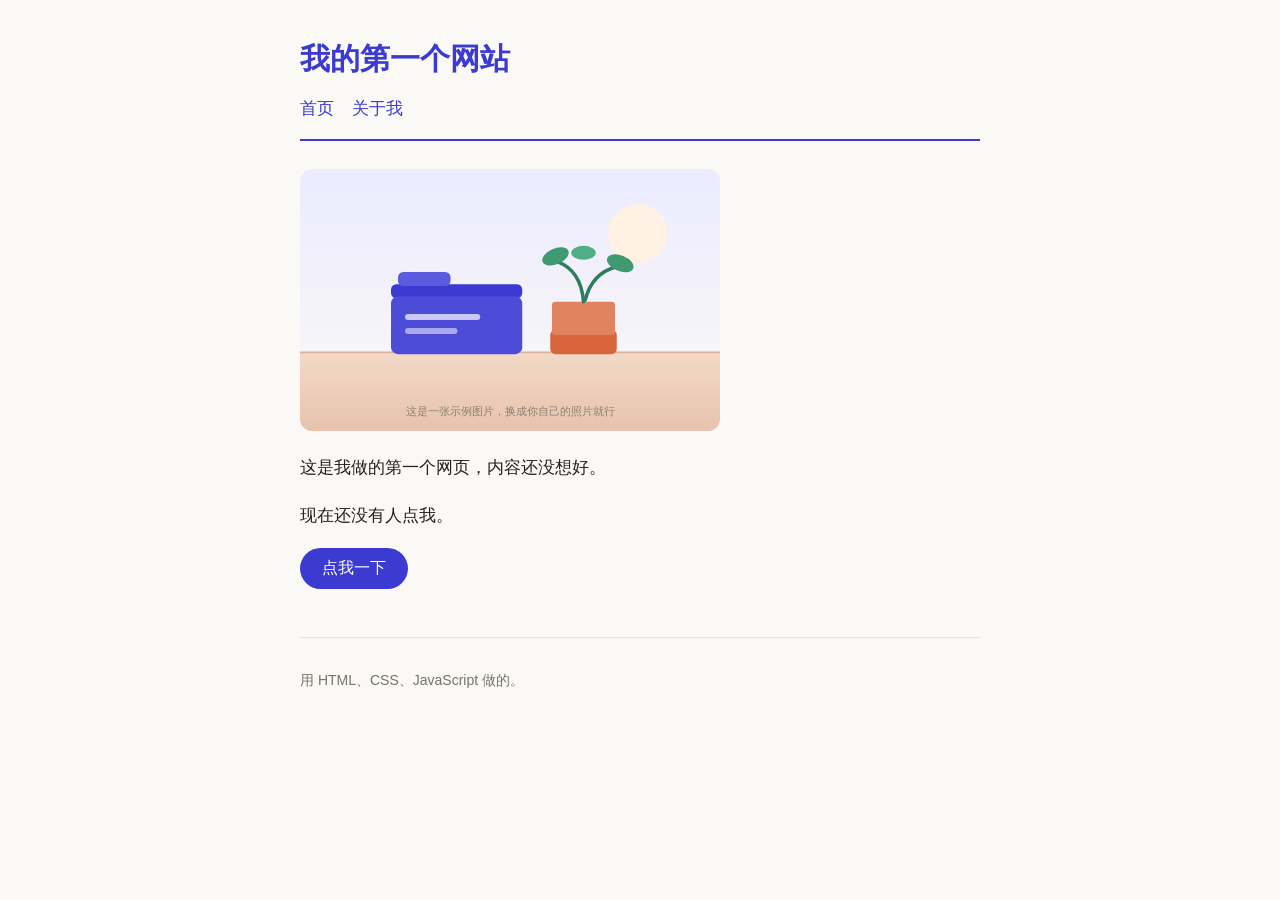
<file: bai-xiaozhan/starter/index.html>
<!DOCTYPE html>
<html lang="zh-CN">
<head>
  <meta charset="UTF-8">
  <meta name="viewport" content="width=device-width, initial-scale=1.0">
  <title>我的第一个网站</title>
  <link rel="stylesheet" href="styles.css">
</head>
<body>
  <header class="site-head">
    <h1>我的第一个网站</h1>
    <nav>
      <a href="index.html">首页</a>
      <a href="about.html">关于我</a>
    </nav>
  </header>

  <main>
    <img src="images/photo.svg" alt="一张示例插画">
    <p>这是我做的第一个网页，内容还没想好。</p>
    <p id="msg">现在还没有人点我。</p>
    <button id="btn">点我一下</button>
  </main>

  <footer>
    <p>用 HTML、CSS、JavaScript 做的。</p>
  </footer>

  <script src="script.js"></script>
</body>
</html>
</file>
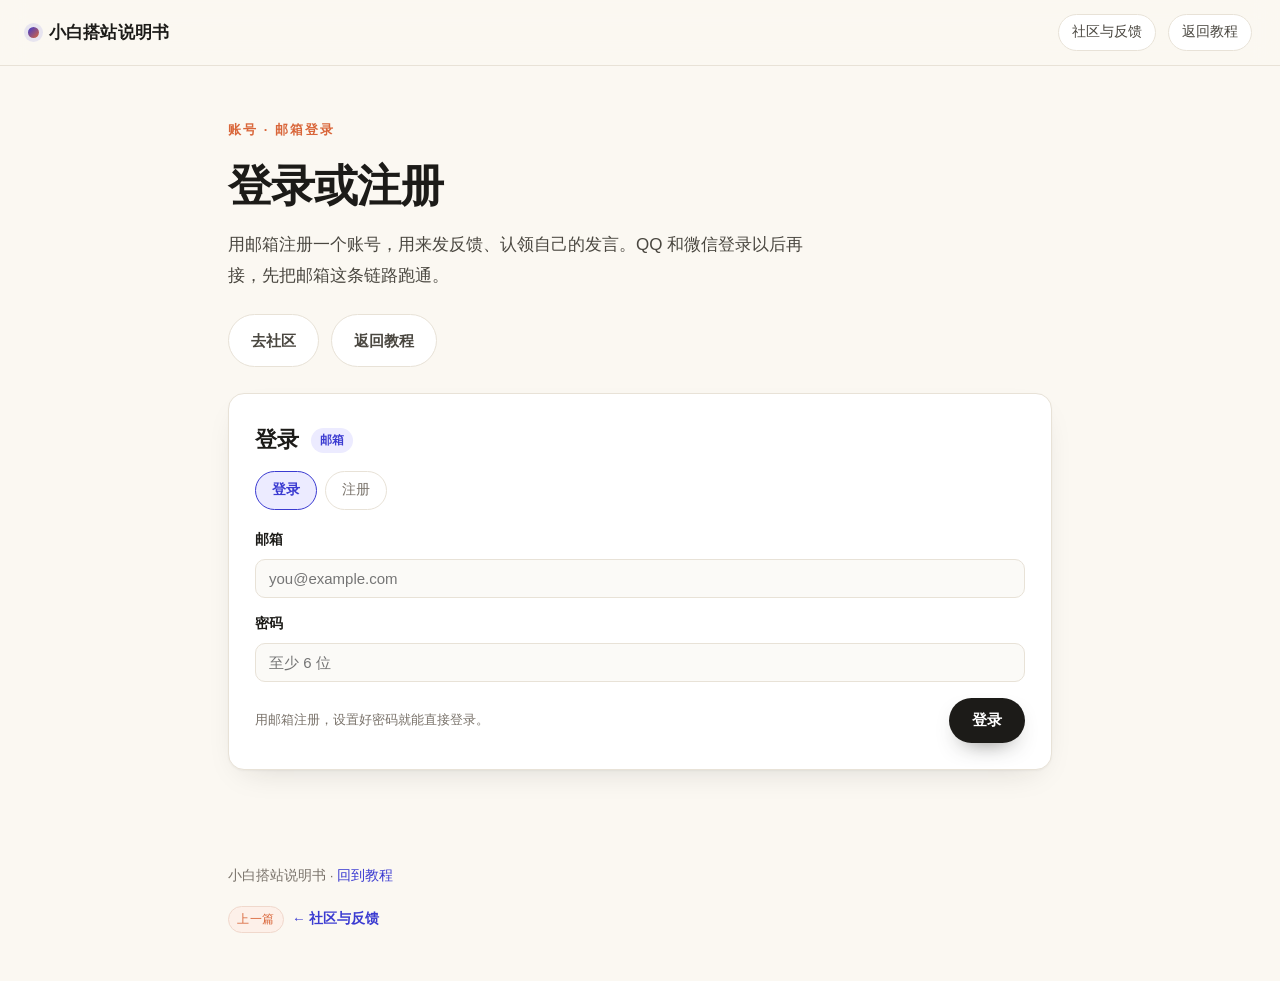
<file: bai-xiaozhan/account.html>
<!DOCTYPE html>
<html lang="zh-CN">
<head>
<meta charset="UTF-8">
<meta name="viewport" content="width=device-width, initial-scale=1.0">
<title>我的账号 · 小白搭站说明书</title>
<meta name="description" content="用邮箱注册或登录小白搭站说明书，管理自己的社区账号。">
<link rel="stylesheet" href="styles.css">
</head>
<body>
<div class="progress"><span id="progressBar"></span></div>

<header class="topbar">
  <a class="brand" href="index.html">
    <span class="brand-dot"></span>
    <span>小白搭站说明书</span>
  </a>
  <div class="topbar-right">
    <a class="top-link" href="community.html">社区与反馈</a>
    <a class="top-link" href="index.html">返回教程</a>
  </div>
</header>

<main class="community">
  <section class="community-hero">
    <p class="eyebrow">账号 · 邮箱登录</p>
    <h1>登录或注册</h1>
    <p class="hero-sub">用邮箱注册一个账号，用来发反馈、认领自己的发言。QQ 和微信登录以后再接，先把邮箱这条链路跑通。</p>
    <div class="hero-actions">
      <a class="btn btn-ghost" href="community.html">去社区</a>
      <a class="btn btn-ghost" href="index.html">返回教程</a>
    </div>
  </section>

  <div class="setup-card" id="authSetup" hidden>
    <strong>还差一步：创建 Supabase 项目</strong>
    <ol class="setup-steps">
      <li>去 <a href="https://supabase.com" target="_blank" rel="noopener">supabase.com</a> 注册，新建一个免费项目。</li>
      <li>打开左侧 SQL Editor，把 <a href="supabase-setup.sql" target="_blank" rel="noopener">supabase-setup.sql</a> 整段粘贴执行。</li>
      <li>在 Project Settings → API 复制 Project URL 和 anon public key，填进 <code>supabase-config.js</code>，重新部署。</li>
      <li>注册你自己的账号后，再执行 SQL 文件最后那句 <code>update</code>，把自己设成管理员。</li>
    </ol>
    <p class="micro">没配置之前，这里不会假装能注册，避免收了密码却存不住。</p>
  </div>

  <section class="panel" id="authPanel" hidden>
    <div class="panel-head">
      <h2 id="authTitle">登录</h2>
      <span class="tag" id="authBadge">邮箱</span>
    </div>
    <div class="auth-tabs" id="authTabs">
      <button type="button" class="active" data-mode="signin">登录</button>
      <button type="button" data-mode="signup">注册</button>
    </div>
    <form id="authForm" class="feedback-form">
      <div class="form-row" id="nickRow" hidden>
        <label for="authNick">昵称</label>
        <input type="text" id="authNick" maxlength="16" placeholder="别人怎么称呼你" autocomplete="nickname">
      </div>
      <div class="form-row">
        <label for="authEmail">邮箱</label>
        <input type="email" id="authEmail" placeholder="you@example.com" autocomplete="email" required>
      </div>
      <div class="form-row">
        <label for="authPassword">密码</label>
        <input type="password" id="authPassword" placeholder="至少 6 位" minlength="6" autocomplete="current-password" required>
      </div>
      <p class="form-error" id="authMsg" hidden></p>
      <div class="form-foot">
        <span class="micro">用邮箱注册，设置好密码就能直接登录。</span>
        <button class="btn btn-primary" type="submit" id="authSubmit">登录</button>
      </div>
    </form>
  </section>

  <section class="panel" id="accountPanel" hidden>
    <div class="panel-head">
      <h2>我的账号</h2>
      <span class="status-pill" id="accountStatus">正常</span>
    </div>
    <div class="user-row">
      <span class="avatar" id="accountAvatar">小</span>
      <div class="user-meta">
        <strong id="accountName">小白</strong>
        <p id="accountEmail"></p>
      </div>
    </div>
    <p class="ban-banner" id="accountBan" hidden></p>
    <div class="rules-actions">
      <a class="btn btn-ghost" href="community.html">去社区</a>
      <button class="btn btn-ghost" type="button" id="passwordToggle">修改密码</button>
      <button class="btn btn-ghost" type="button" id="signOutBtn">退出登录</button>
    </div>
    <form id="passwordForm" class="feedback-form password-form" hidden>
      <div class="form-row">
        <label for="newPassword">新密码</label>
        <input type="password" id="newPassword" minlength="6" placeholder="至少 6 位" autocomplete="new-password" required>
      </div>
      <div class="form-row">
        <label for="newPassword2">再输一次</label>
        <input type="password" id="newPassword2" minlength="6" placeholder="和上面保持一致" autocomplete="new-password" required>
      </div>
      <p class="form-error" id="passwordMsg" hidden></p>
      <div class="form-foot">
        <span class="micro">保存后立即生效，下次用新密码登录。</span>
        <button class="btn btn-primary" type="submit" id="passwordSubmit">保存新密码</button>
      </div>
    </form>
  </section>
</main>

<footer class="community-foot">
  <p>小白搭站说明书 · <a href="index.html">回到教程</a></p>
  <nav class="pager">
    <span class="pager-label">上一篇</span>
    <a href="community.html">← 社区与反馈</a>
  </nav>
</footer>

<script src="supabase-config.js"></script>
<script src="account.js"></script>
</body>
</html>
</file>
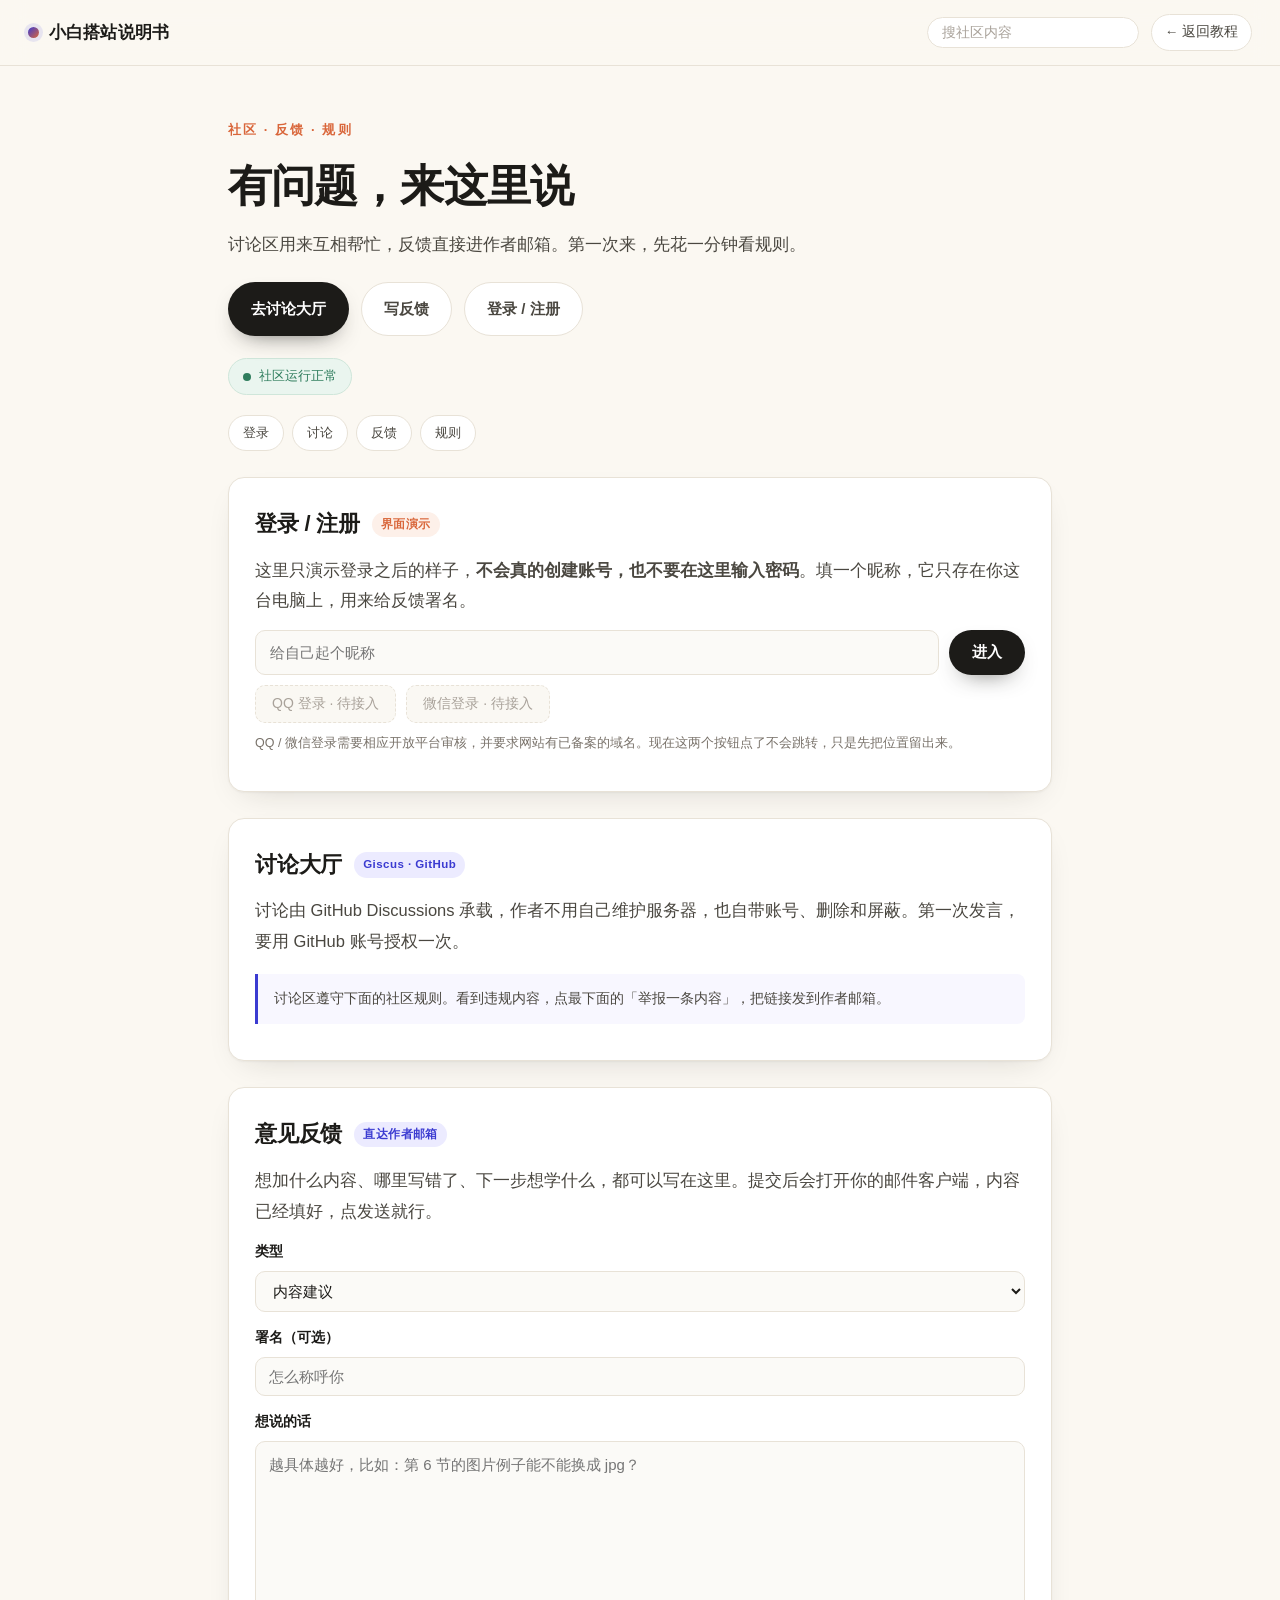
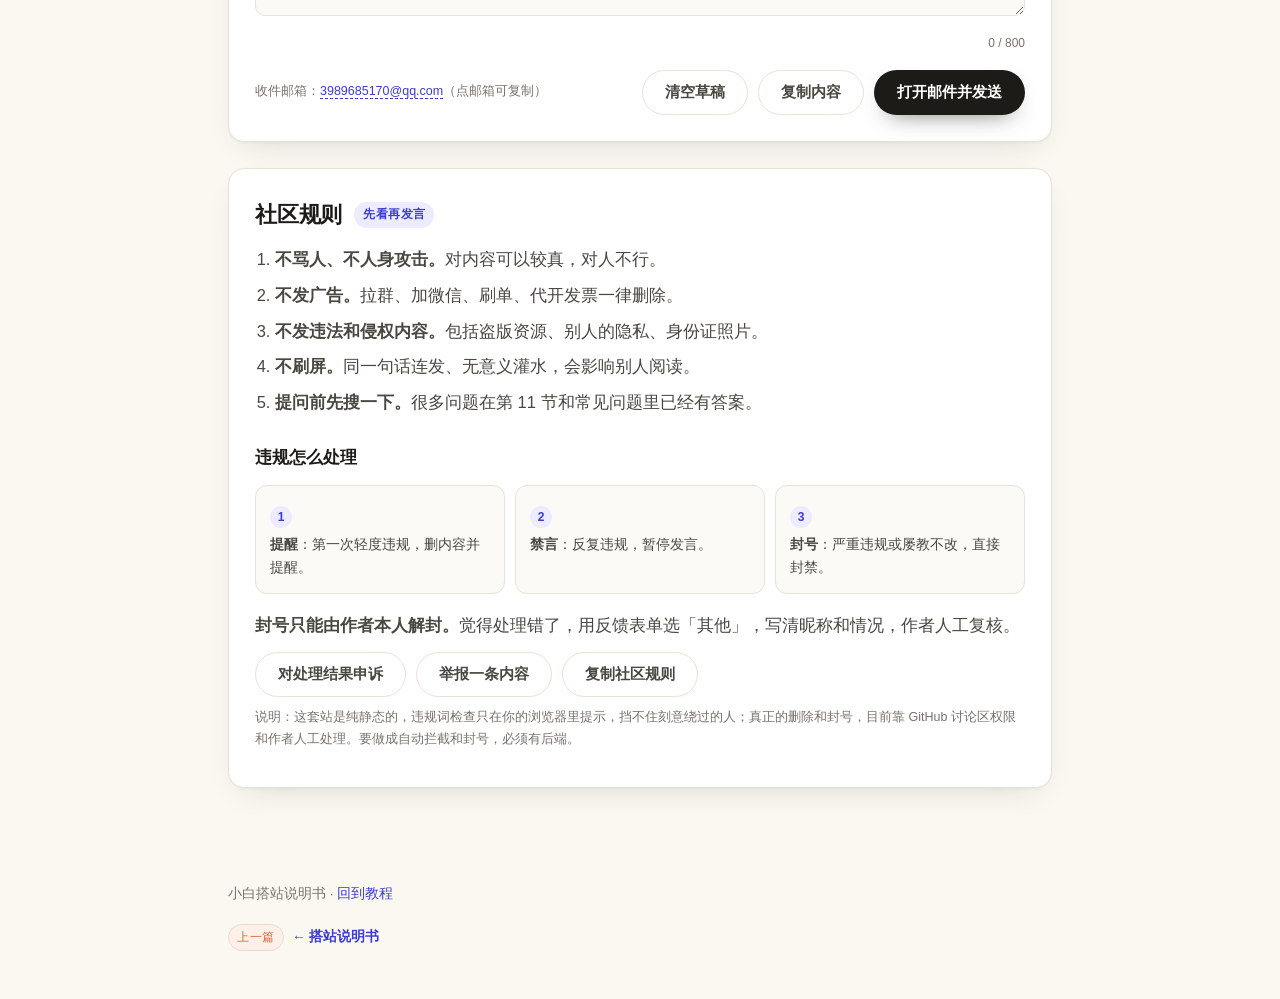
<file: bai-xiaozhan/community.html>
<!DOCTYPE html>
<html lang="zh-CN">
<head>
<meta charset="UTF-8">
<meta name="viewport" content="width=device-width, initial-scale=1.0">
<title>社区与反馈 · 小白搭站说明书</title>
<meta name="description" content="讨论大厅、意见反馈和社区规则。">
<link rel="stylesheet" href="styles.css">
</head>
<body class="community-page">

<header class="topbar">
  <a class="brand" href="index.html">
    <span class="brand-dot"></span>
    <span>小白搭站说明书</span>
  </a>
  <div class="topbar-right">
    <div class="search">
      <input id="communitySearch" type="search" placeholder="搜社区内容" autocomplete="off" aria-label="社区内搜索">
      <ul class="search-results" id="communityResults" hidden></ul>
    </div>
    <a class="top-link" href="index.html">← 返回教程</a>
  </div>
</header>

<main class="community">
  <section class="community-hero">
    <p class="eyebrow">社区 · 反馈 · 规则</p>
    <h1>有问题，来这里说</h1>
    <p class="hero-sub">讨论区用来互相帮忙，反馈直接进作者邮箱。第一次来，先花一分钟看规则。</p>
    <div class="hero-actions">
      <a class="btn btn-primary" href="#discuss">去讨论大厅</a>
      <a class="btn btn-ghost" href="#feedback">写反馈</a>
      <a class="btn btn-ghost" href="account.html">登录 / 注册</a>
    </div>
    <div class="status-bar" id="statusBar">
      <span class="status-dot"></span>
      <span id="statusText">社区运行正常</span>
    </div>
  </section>

  <nav class="quick-nav" aria-label="社区导航">
    <a href="#account">登录</a>
    <a href="#discuss">讨论</a>
    <a href="#feedback">反馈</a>
    <a href="#rules">规则</a>
  </nav>

  <div class="maintenance-card" id="maintenanceCard" hidden>
    <strong>系统维护中</strong>
    <p>讨论区和反馈暂时关闭，稍后再来。教程正文不受影响。</p>
  </div>

  <section class="panel" id="account">
    <div class="panel-head">
      <h2>登录 / 注册</h2>
      <span class="demo-badge">界面演示</span>
    </div>
    <p>这里只演示登录之后的样子，<strong>不会真的创建账号，也不要在这里输入密码</strong>。填一个昵称，它只存在你这台电脑上，用来给反馈署名。</p>
    <form class="inline-form" id="loginForm">
      <input type="text" id="nickInput" maxlength="16" placeholder="给自己起个昵称" autocomplete="off" required>
      <button class="btn btn-primary" type="submit">进入</button>
    </form>
    <div class="oauth-row">
      <button class="oauth-btn" type="button" disabled>QQ 登录 · 待接入</button>
      <button class="oauth-btn" type="button" disabled>微信登录 · 待接入</button>
    </div>
    <p class="micro">QQ / 微信登录需要相应开放平台审核，并要求网站有已备案的域名。现在这两个按钮点了不会跳转，只是先把位置留出来。</p>
    <div class="user-row" id="userRow" hidden>
      <span class="avatar" id="avatar">小</span>
      <div class="user-meta">
        <strong id="userName">小白</strong>
        <p>演示身份 · 只存在本机</p>
      </div>
      <button class="btn btn-ghost" type="button" id="logoutBtn">退出</button>
    </div>
  </section>

  <section class="panel" id="discuss">
    <div class="panel-head">
      <h2>讨论大厅</h2>
      <span class="tag">Giscus · GitHub</span>
    </div>
    <p>讨论由 GitHub Discussions 承载，作者不用自己维护服务器，也自带账号、删除和屏蔽。第一次发言，要用 GitHub 账号授权一次。</p>
    <div class="setup-card" id="giscusSetup">
      <strong>还差一步：把讨论区接到你的 GitHub 仓库</strong>
      <ol class="setup-steps">
        <li>建一个<strong>公开</strong>的 GitHub 仓库，在 Settings 里打开 Discussions。</li>
        <li>打开 <a href="https://giscus.app/zh-CN" target="_blank" rel="noopener">giscus.app</a>，按提示安装 Giscus App，选好仓库和分类，页面会生成一段配置。</li>
        <li>把配置里的 <code>repo</code>、<code>repoId</code>、<code>category</code>、<code>categoryId</code> 填进 <code>community.js</code> 顶部，重新上传一次就能用。</li>
      </ol>
      <p class="micro">没配置之前，这里不会显示评论框，避免出现一块打不开的空白。</p>
      <button class="btn btn-ghost" type="button" id="copyGiscus">复制配置模板</button>
    </div>
    <div class="giscus" id="giscusContainer" hidden></div>
    <p class="notice">讨论区遵守下面的社区规则。看到违规内容，点最下面的「举报一条内容」，把链接发到作者邮箱。</p>
  </section>

  <section class="panel" id="feedback">
    <div class="panel-head">
      <h2>意见反馈</h2>
      <span class="tag">直达作者邮箱</span>
    </div>
    <p>想加什么内容、哪里写错了、下一步想学什么，都可以写在这里。提交后会打开你的邮件客户端，内容已经填好，点发送就行。</p>
    <div class="ban-banner" id="banBanner" hidden></div>
    <form id="feedbackForm" class="feedback-form">
      <div class="form-row">
        <label for="fbType">类型</label>
        <select id="fbType">
          <option>内容建议</option>
          <option>发现错误</option>
          <option>想要的新内容</option>
          <option>其他</option>
        </select>
      </div>
      <div class="form-row">
        <label for="fbName">署名（可选）</label>
        <input type="text" id="fbName" maxlength="20" placeholder="怎么称呼你">
      </div>
      <div class="form-row">
        <label for="fbBody">想说的话</label>
        <textarea id="fbBody" rows="6" maxlength="800" placeholder="越具体越好，比如：第 6 节的图片例子能不能换成 jpg？"></textarea>
        <div class="textarea-meta"><span id="fbCount">0 / 800</span></div>
      </div>
      <p class="form-warn" id="fbWarn" hidden>内容里可能有不符合社区规则的词，请再检查一下。</p>
      <p class="form-error" id="fbError" hidden>先写点内容再发送，空白邮件作者看不懂。</p>
      <div class="form-foot">
        <span class="micro">收件邮箱：<span id="fbEmail" class="copy-mail" role="button" tabindex="0" title="点击复制邮箱">待作者填写</span>（点邮箱可复制）</span>
        <div class="form-actions">
          <button class="btn btn-ghost" type="button" id="clearDraft">清空草稿</button>
          <button class="btn btn-ghost" type="button" id="copyFeedback">复制内容</button>
          <button class="btn btn-primary" type="submit">打开邮件并发送</button>
        </div>
      </div>
      <p class="form-note" id="fbNote" hidden>已打开邮件客户端。如果没反应，点「复制内容」，再手动发到上面的邮箱。</p>
    </form>
  </section>

  <section class="panel" id="rules">
    <div class="panel-head">
      <h2>社区规则</h2>
      <span class="tag">先看再发言</span>
    </div>
    <ol class="rule-list">
      <li><strong>不骂人、不人身攻击。</strong>对内容可以较真，对人不行。</li>
      <li><strong>不发广告。</strong>拉群、加微信、刷单、代开发票一律删除。</li>
      <li><strong>不发违法和侵权内容。</strong>包括盗版资源、别人的隐私、身份证照片。</li>
      <li><strong>不刷屏。</strong>同一句话连发、无意义灌水，会影响别人阅读。</li>
      <li><strong>提问前先搜一下。</strong>很多问题在第 11 节和常见问题里已经有答案。</li>
    </ol>
    <h3>违规怎么处理</h3>
    <div class="step-ladder">
      <div><span>1</span><p><strong>提醒</strong>：第一次轻度违规，删内容并提醒。</p></div>
      <div><span>2</span><p><strong>禁言</strong>：反复违规，暂停发言。</p></div>
      <div><span>3</span><p><strong>封号</strong>：严重违规或屡教不改，直接封禁。</p></div>
    </div>
    <p><strong>封号只能由作者本人解封。</strong>觉得处理错了，用反馈表单选「其他」，写清昵称和情况，作者人工复核。</p>
    <div class="rules-actions">
      <button class="btn btn-ghost" type="button" id="appealBtn">对处理结果申诉</button>
      <button class="btn btn-ghost" type="button" id="reportBtn">举报一条内容</button>
      <button class="btn btn-ghost" type="button" id="copyRules">复制社区规则</button>
    </div>
    <p class="micro">说明：这套站是纯静态的，违规词检查只在你的浏览器里提示，挡不住刻意绕过的人；真正的删除和封号，目前靠 GitHub 讨论区权限和作者人工处理。要做成自动拦截和封号，必须有后端。</p>
  </section>
</main>

<footer class="community-foot">
  <p>小白搭站说明书 · <a href="index.html">回到教程</a></p>
  <nav class="pager">
    <span class="pager-label">上一篇</span>
    <a href="index.html">← 搭站说明书</a>
  </nav>
</footer>

<script src="status.js"></script>
<script src="supabase-config.js"></script>
<script src="community.js"></script>
</body>
</html>
</file>
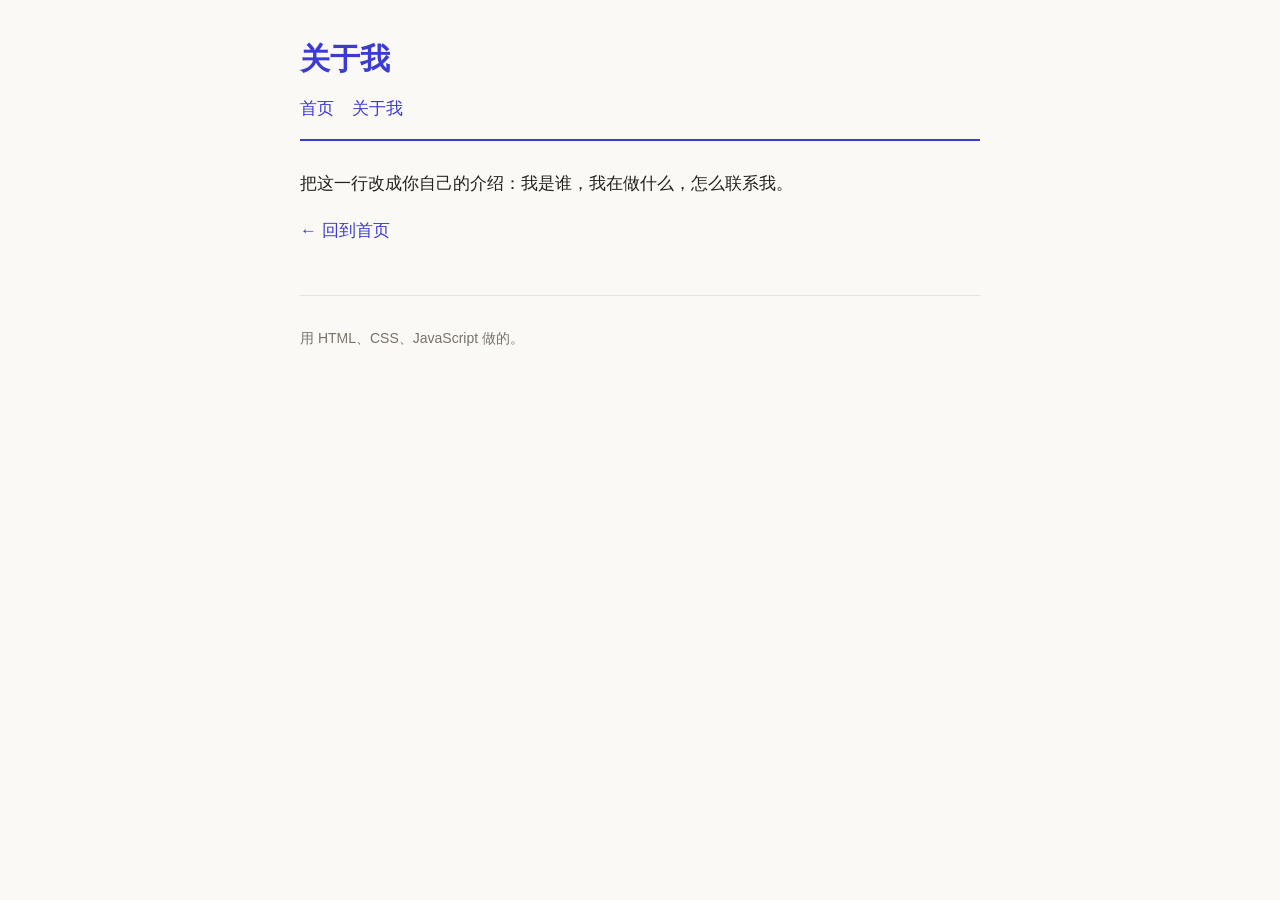
<file: bai-xiaozhan/starter/about.html>
<!DOCTYPE html>
<html lang="zh-CN">
<head>
  <meta charset="UTF-8">
  <meta name="viewport" content="width=device-width, initial-scale=1.0">
  <title>关于我 · 我的第一个网站</title>
  <link rel="stylesheet" href="styles.css">
</head>
<body>
  <header class="site-head">
    <h1>关于我</h1>
    <nav>
      <a href="index.html">首页</a>
      <a href="about.html">关于我</a>
    </nav>
  </header>

  <main>
    <p>把这一行改成你自己的介绍：我是谁，我在做什么，怎么联系我。</p>
    <p><a class="back" href="index.html">← 回到首页</a></p>
  </main>

  <footer>
    <p>用 HTML、CSS、JavaScript 做的。</p>
  </footer>
</body>
</html>
</file>
<file: bai-xiaozhan/styles.css>
:root {
  --bg: #fbf8f2;
  --panel: #ffffff;
  --ink: #1c1b18;
  --ink-soft: #4a4740;
  --muted: #79726a;
  --line: #e8e2d7;
  --accent: #3b3bd1;
  --accent-soft: #ecebff;
  --warm: #d9663a;
  --warm-soft: #fdf0e9;
  --green: #2f7d5d;
  --green-soft: #eaf5ef;
  --code-bg: #17161d;
  --code-ink: #e7e5f2;
  --radius: 16px;
  --shadow: 0 1px 2px rgba(28, 27, 24, .04), 0 12px 32px -16px rgba(28, 27, 24, .18);
}

* {
  box-sizing: border-box;
}

html {
  scroll-behavior: smooth;
}

body {
  margin: 0;
  background: var(--bg);
  color: var(--ink);
  font-family: "PingFang SC", "Hiragino Sans GB", "Microsoft YaHei", -apple-system, "Segoe UI", sans-serif;
  font-size: 16.5px;
  line-height: 1.85;
  -webkit-font-smoothing: antialiased;
}

a {
  color: var(--accent);
  text-decoration: none;
}

code {
  font-family: "JetBrains Mono", "SFMono-Regular", Consolas, "Liberation Mono", monospace;
  font-size: .88em;
  background: #f1eee6;
  color: #524e45;
  padding: .15em .42em;
  border-radius: 5px;
  word-break: break-word;
}

pre code {
  background: none;
  color: inherit;
  padding: 0;
  font-size: inherit;
}

.progress {
  position: fixed;
  top: 0;
  left: 0;
  right: 0;
  height: 3px;
  background: transparent;
  z-index: 60;
}

.progress span {
  display: block;
  height: 100%;
  width: 0;
  background: linear-gradient(90deg, var(--accent), var(--warm));
  transition: width .12s linear;
}

.topbar {
  position: sticky;
  top: 0;
  z-index: 50;
  display: flex;
  align-items: center;
  justify-content: space-between;
  padding: 14px 28px;
  background: rgba(251, 248, 242, .86);
  backdrop-filter: blur(12px);
  border-bottom: 1px solid var(--line);
}

.brand {
  display: flex;
  align-items: center;
  gap: 10px;
  font-weight: 700;
  color: var(--ink);
  letter-spacing: .01em;
}

.brand-dot {
  width: 11px;
  height: 11px;
  border-radius: 50%;
  background: linear-gradient(135deg, var(--accent), var(--warm));
  box-shadow: 0 0 0 4px rgba(59, 59, 209, .1);
}

.topbar-tip {
  font-size: 13px;
  color: var(--muted);
  border: 1px solid var(--line);
  border-radius: 999px;
  padding: 4px 12px;
  background: #fff;
}

.hero {
  position: relative;
  max-width: 1080px;
  margin: 0 auto;
  padding: 76px 28px 40px;
  overflow: hidden;
}

.hero-glow {
  position: absolute;
  inset: -160px -80px auto auto;
  width: 620px;
  height: 620px;
  background:
    radial-gradient(circle at 30% 30%, rgba(59, 59, 209, .16), transparent 62%),
    radial-gradient(circle at 70% 60%, rgba(217, 102, 58, .14), transparent 58%);
  pointer-events: none;
}

.eyebrow {
  position: relative;
  margin: 0 0 18px;
  font-size: 13px;
  letter-spacing: .16em;
  color: var(--warm);
  font-weight: 600;
}

.hero h1 {
  position: relative;
  margin: 0;
  font-size: clamp(34px, 5.4vw, 60px);
  line-height: 1.18;
  letter-spacing: -.02em;
  font-weight: 800;
}

.hero-sub {
  position: relative;
  max-width: 620px;
  margin: 22px 0 0;
  color: var(--ink-soft);
  font-size: 17.5px;
}

.hero-actions {
  position: relative;
  display: flex;
  flex-wrap: wrap;
  gap: 12px;
  margin-top: 30px;
}

.btn {
  display: inline-flex;
  align-items: center;
  padding: 12px 22px;
  border-radius: 999px;
  font-size: 15px;
  font-weight: 600;
  border: 1px solid transparent;
  transition: transform .15s ease, box-shadow .2s ease, background .2s ease;
}

.btn:hover {
  transform: translateY(-1px);
}

.btn-primary {
  background: var(--ink);
  color: #fff;
  box-shadow: 0 10px 24px -14px rgba(28, 27, 24, .8);
}

.btn-primary:hover {
  background: #000;
}

.btn-ghost {
  background: #fff;
  border-color: var(--line);
  color: var(--ink-soft);
}

.hero-cards {
  position: relative;
  display: grid;
  grid-template-columns: repeat(3, 1fr);
  gap: 14px;
  margin-top: 52px;
}

.hero-card {
  background: var(--panel);
  border: 1px solid var(--line);
  border-radius: var(--radius);
  padding: 22px;
  box-shadow: var(--shadow);
}

.hero-card-num {
  font-family: "JetBrains Mono", monospace;
  font-size: 12px;
  color: var(--warm);
  letter-spacing: .12em;
}

.hero-card h3 {
  margin: 8px 0 6px;
  font-size: 17px;
}

.hero-card p {
  margin: 0;
  font-size: 14.5px;
  color: var(--muted);
  line-height: 1.7;
}

.layout {
  display: grid;
  grid-template-columns: 232px minmax(0, 1fr);
  gap: 48px;
  max-width: 1080px;
  margin: 0 auto;
  padding: 26px 28px 80px;
  align-items: start;
}

.sidebar {
  position: sticky;
  top: 92px;
  font-size: 14px;
}

.toc {
  background: transparent;
  border: none;
  padding: 0;
}

.toc summary {
  display: none;
}

#tocNav {
  display: flex;
  flex-direction: column;
  gap: 2px;
  border-left: 1px solid var(--line);
}

#tocNav a {
  display: flex;
  align-items: center;
  color: var(--muted);
  padding: 5px 0 5px 16px;
  border-left: 2px solid transparent;
  margin-left: -1px;
  transition: color .18s ease, border-color .18s ease;
}

#tocNav a:hover {
  color: var(--ink);
}

#tocNav a.read {
  color: var(--green);
}

#tocNav a.read::after {
  content: "✓";
  margin-left: auto;
  font-size: 11px;
  color: var(--green);
}

#tocNav a.active {
  color: var(--accent);
  border-left-color: var(--accent);
  font-weight: 600;
}

#tocNav a.active::after {
  content: "";
  margin: 0;
}

.sidebar-note {
  margin-top: 26px;
  padding: 16px 18px;
  background: #fff;
  border: 1px solid var(--line);
  border-radius: 12px;
  font-size: 13.5px;
  color: var(--muted);
  line-height: 1.75;
}

.sidebar-note strong {
  display: block;
  margin-bottom: 6px;
  color: var(--ink);
  font-size: 14px;
}

.sidebar-note p {
  margin: 0;
}

.content {
  min-width: 0;
  max-width: 760px;
}

.chapter {
  padding: 46px 0 40px;
  border-bottom: 1px solid var(--line);
  scroll-margin-top: 84px;
}

.chapter:first-child {
  padding-top: 10px;
}

.chapter:last-child {
  border-bottom: none;
}

.chapter-head {
  display: flex;
  align-items: baseline;
  gap: 14px;
  margin-bottom: 14px;
}

.chapter-num {
  font-family: "JetBrains Mono", monospace;
  font-size: 13px;
  font-weight: 700;
  color: var(--warm);
  letter-spacing: .06em;
  border: 1px solid #f0d8cc;
  background: var(--warm-soft);
  border-radius: 8px;
  padding: 4px 8px;
  flex-shrink: 0;
}

.chapter h2 {
  margin: 0;
  font-size: clamp(24px, 3vw, 31px);
  letter-spacing: -.01em;
  line-height: 1.35;
}

.chapter h3 {
  margin: 32px 0 10px;
  font-size: 18.5px;
  letter-spacing: -.005em;
}

.chapter p {
  margin: 14px 0;
}

.lead {
  font-size: 18px;
  color: var(--ink-soft);
  border-left: 3px solid var(--accent);
  padding-left: 16px;
  line-height: 1.8;
}

.callout {
  margin: 24px 0;
  padding: 18px 20px;
  border-radius: 14px;
  border: 1px solid var(--line);
  background: #fff;
  font-size: 15.5px;
  line-height: 1.8;
}

.callout p {
  margin: 0;
}

.callout p + p,
.callout ul {
  margin-top: 10px;
}

.callout ul {
  margin-bottom: 0;
  padding-left: 20px;
}

.callout li + li {
  margin-top: 6px;
}

.callout-tag {
  display: inline-block;
  font-size: 11.5px;
  font-weight: 700;
  letter-spacing: .1em;
  padding: 2px 9px;
  border-radius: 999px;
  margin-bottom: 10px;
}

.life {
  background: var(--green-soft);
  border-color: #cfe6da;
}

.life .callout-tag {
  background: #fff;
  color: var(--green);
}

.clike {
  background: #f3f2fc;
  border-color: #dcd9f6;
}

.clike .callout-tag {
  background: #fff;
  color: var(--accent);
}

.warn {
  background: var(--warm-soft);
  border-color: #f2d7c7;
}

.warn .callout-tag {
  background: #fff;
  color: var(--warm);
}

.grid-3 {
  display: grid;
  grid-template-columns: repeat(3, 1fr);
  gap: 14px;
  margin: 24px 0;
}

.mini-card {
  background: #fff;
  border: 1px solid var(--line);
  border-radius: 14px;
  padding: 20px;
}

.mini-card h3 {
  margin: 0 0 8px;
  font-size: 16px;
}

.mini-card p {
  margin: 0;
  font-size: 14.5px;
  color: var(--muted);
  line-height: 1.75;
}

.figure {
  margin: 26px 0;
  padding: 18px 18px 14px;
  background: var(--panel);
  border: 1px solid var(--line);
  border-radius: var(--radius);
  box-shadow: var(--shadow);
}

.figure svg {
  display: block;
  width: 100%;
  height: auto;
}

.figure figcaption {
  margin-top: 10px;
  font-size: 13px;
  line-height: 1.7;
  color: var(--muted);
  text-align: center;
}

.code-block {
  margin: 22px 0;
  border-radius: 14px;
  overflow: hidden;
  background: var(--code-bg);
  box-shadow: 0 18px 40px -24px rgba(23, 22, 29, .7);
}

.code-bar {
  display: flex;
  align-items: center;
  justify-content: space-between;
  padding: 10px 14px;
  background: rgba(255, 255, 255, .04);
  border-bottom: 1px solid rgba(255, 255, 255, .07);
  color: #9d99b3;
  font-family: "JetBrains Mono", monospace;
  font-size: 12px;
}

.copy-btn {
  border: 1px solid rgba(255, 255, 255, .14);
  background: transparent;
  color: #b9b5cf;
  font-size: 12px;
  font-family: inherit;
  padding: 3px 10px;
  border-radius: 6px;
  cursor: pointer;
  transition: background .18s ease, color .18s ease;
}

.copy-btn:hover {
  background: rgba(255, 255, 255, .1);
  color: #fff;
}

.code-block pre {
  margin: 0;
  padding: 18px 20px;
  overflow-x: auto;
  color: var(--code-ink);
  font-size: 14px;
  line-height: 1.75;
}

.table-wrap {
  margin: 22px 0;
  overflow-x: auto;
  border: 1px solid var(--line);
  border-radius: 14px;
  background: #fff;
}

table {
  width: 100%;
  border-collapse: collapse;
  font-size: 14.5px;
}

th,
td {
  text-align: left;
  padding: 12px 16px;
  border-bottom: 1px solid var(--line);
  vertical-align: top;
}

th {
  background: #faf7f0;
  font-size: 13px;
  color: var(--muted);
  font-weight: 600;
  letter-spacing: .03em;
  white-space: nowrap;
}

tbody tr:last-child td {
  border-bottom: none;
}

.steps {
  margin: 22px 0;
  padding-left: 22px;
  counter-reset: step;
}

.steps li {
  margin: 12px 0;
  padding-left: 4px;
}

.steps li::marker {
  color: var(--accent);
  font-weight: 700;
}

.check-progress {
  display: inline-block;
  margin: 20px 0 0;
  padding: 6px 14px;
  border: 1px solid var(--line);
  border-radius: 999px;
  background: #fff;
  font-size: 13px;
  color: var(--muted);
}

.check-progress strong {
  color: var(--accent);
  font-size: 14px;
}

.checklist {
  list-style: none;
  margin: 14px 0 22px;
  padding: 0;
  display: grid;
  gap: 8px;
}

.checklist li {
  background: #fff;
  border: 1px solid var(--line);
  border-radius: 10px;
  font-size: 15px;
}

.check-item {
  display: flex;
  align-items: flex-start;
  gap: 12px;
  padding: 12px 16px;
  cursor: pointer;
  user-select: none;
}

.check-item input {
  position: absolute;
  width: 0;
  height: 0;
  opacity: 0;
}

.tick {
  position: relative;
  flex-shrink: 0;
  width: 18px;
  height: 18px;
  margin-top: 4px;
  border: 1.5px solid #c9c3b6;
  border-radius: 4px;
  background: #fff;
  transition: background .16s ease, border-color .16s ease;
}

.tick::after {
  content: "";
  position: absolute;
  left: 5px;
  top: 1px;
  width: 5px;
  height: 9px;
  border: solid #fff;
  border-width: 0 2px 2px 0;
  transform: rotate(45deg) scale(0);
  transition: transform .14s ease;
}

.check-item input:checked + .tick {
  background: var(--accent);
  border-color: var(--accent);
}

.check-item input:checked + .tick::after {
  transform: rotate(45deg) scale(1);
}

.check-item input:checked ~ .check-text {
  color: var(--muted);
  text-decoration: line-through;
  text-decoration-color: #c9c3b6;
}

.check-item input:focus-visible + .tick {
  outline: 2px solid var(--accent-soft);
  outline-offset: 2px;
}

.check-text {
  flex: 1;
  min-width: 0;
}

.check-jump {
  flex-shrink: 0;
  align-self: center;
  margin-left: 10px;
  padding: 3px 10px;
  border: 1px solid var(--line);
  border-radius: 999px;
  color: var(--muted);
  font-size: 12px;
  text-decoration: none;
  white-space: nowrap;
  transition: color .16s ease, border-color .16s ease, background .16s ease;
}

.check-jump::after {
  content: "→";
  display: inline-block;
  margin-left: 4px;
}

.check-jump:hover {
  color: var(--accent);
  border-color: var(--accent);
  background: var(--accent-soft);
}

.add-line {
  display: block;
  margin: 0 -20px;
  padding: 0 20px;
  background: rgba(122, 122, 232, .22);
  box-shadow: inset 3px 0 0 #8a8ae8;
}

.ending {
  padding-bottom: 20px;
}

.sign {
  margin-top: 30px;
  font-family: "Kaiti SC", "STKaiti", "KaiTi", serif;
  font-size: 21px;
  color: var(--ink);
}

.footer {
  border-top: 1px solid var(--line);
  background: #fff;
  padding: 30px 28px 44px;
  text-align: center;
  color: var(--muted);
  font-size: 14px;
}

.footer p {
  margin: 0 0 10px;
}

.to-top {
  position: fixed;
  right: 22px;
  bottom: 22px;
  width: 42px;
  height: 42px;
  border-radius: 50%;
  border: 1px solid var(--line);
  background: #fff;
  color: var(--ink);
  font-size: 17px;
  cursor: pointer;
  box-shadow: var(--shadow);
  opacity: 0;
  pointer-events: none;
  transition: opacity .2s ease, transform .2s ease;
  z-index: 40;
}

.to-top.show {
  opacity: 1;
  pointer-events: auto;
}

.to-top:hover {
  transform: translateY(-2px);
}

@media (max-width: 900px) {
  .hero-cards,
  .grid-3 {
    grid-template-columns: 1fr;
  }

  .layout {
    display: block;
    padding: 14px 22px 70px;
  }

  .sidebar {
    position: static;
    margin-bottom: 26px;
  }

  .toc summary {
    display: block;
    cursor: pointer;
    font-weight: 600;
    padding: 12px 16px;
    background: #fff;
    border: 1px solid var(--line);
    border-radius: 12px;
    font-size: 15px;
  }

  #tocNav {
    margin-top: 10px;
    border-left: none;
    border: 1px solid var(--line);
    border-radius: 12px;
    background: #fff;
    padding: 8px 0;
  }

  #tocNav a {
    padding: 7px 18px;
    border-left: none;
    margin-left: 0;
  }

  .sidebar-note {
    display: none;
  }

  .hero {
    padding: 52px 22px 30px;
  }

  .topbar {
    padding: 12px 20px;
  }

  .topbar-tip {
    display: none;
  }

  .chapter {
    padding: 38px 0 32px;
  }

  .figure {
    padding: 12px 12px 10px;
    overflow-x: auto;
  }

  .figure svg {
    min-width: 600px;
  }

  .lead {
    font-size: 16.5px;
  }
}

.hint {
  position: relative;
  display: inline-block;
  vertical-align: baseline;
}

.hint-btn {
  display: inline-flex;
  align-items: center;
  justify-content: center;
  width: 19px;
  height: 19px;
  padding: 0;
  margin-left: 4px;
  border: 1px solid #d6d0c2;
  border-radius: 50%;
  background: #fff;
  color: var(--muted);
  font-family: inherit;
  font-size: 12px;
  font-weight: 700;
  line-height: 1;
  cursor: pointer;
  vertical-align: 2px;
  transition: background .16s ease, color .16s ease, border-color .16s ease;
}

.hint-btn:hover {
  border-color: var(--accent);
  color: var(--accent);
}

.hint-btn[aria-expanded="true"] {
  background: var(--accent);
  border-color: var(--accent);
  color: #fff;
}

.hint-pop {
  position: absolute;
  left: 0;
  top: calc(100% + 10px);
  z-index: 40;
  display: none;
  width: 300px;
  max-width: calc(100vw - 48px);
  padding: 14px 16px;
  background: #fff;
  border: 1px solid var(--line);
  border-radius: 12px;
  box-shadow: 0 18px 40px -18px rgba(28, 27, 24, .35);
  font-size: 13.5px;
  line-height: 1.75;
  color: var(--ink-soft);
  text-align: left;
}

.hint-pop.flip {
  left: auto;
  right: 0;
}

.hint-pop.open {
  display: block;
}

.hint-pop strong {
  display: block;
  margin-bottom: 4px;
  color: var(--ink);
  font-size: 13.5px;
}

.hint-pop ul {
  margin: 6px 0 0;
  padding-left: 18px;
}

.hint-pop li + li {
  margin-top: 4px;
}

@media (prefers-reduced-motion: reduce) {
  html {
    scroll-behavior: auto;
  }

  * {
    transition: none !important;
  }
}

.topbar-right {
  display: flex;
  align-items: center;
  gap: 12px;
}

.search {
  position: relative;
  min-width: 0;
}

.search input {
  width: 212px;
  min-width: 0;
  padding: 7px 14px;
  border: 1px solid var(--line);
  border-radius: 999px;
  background: #fff;
  font-family: inherit;
  font-size: 13.5px;
  color: var(--ink);
  transition: border-color .16s ease, box-shadow .16s ease;
}

.search input::placeholder {
  color: #a9a29a;
}

.search input:focus {
  outline: none;
  border-color: var(--accent);
  box-shadow: 0 0 0 3px var(--accent-soft);
}

.search-results {
  position: absolute;
  top: calc(100% + 8px);
  right: 0;
  z-index: 80;
  width: 350px;
  max-width: calc(100vw - 32px);
  max-height: 62vh;
  overflow-y: auto;
  margin: 0;
  padding: 6px;
  list-style: none;
  background: #fff;
  border: 1px solid var(--line);
  border-radius: 12px;
  box-shadow: 0 24px 50px -24px rgba(28, 27, 24, .4);
}

.search-results[hidden] {
  display: none;
}

.search-results button {
  display: block;
  width: 100%;
  padding: 9px 12px;
  border: none;
  border-radius: 8px;
  background: transparent;
  font-family: inherit;
  text-align: left;
  cursor: pointer;
}

.search-results button:hover,
.search-results button:focus-visible {
  background: var(--accent-soft);
  outline: none;
}

.res-title {
  display: block;
  font-size: 14px;
  font-weight: 600;
  color: var(--ink);
}

.res-snippet {
  display: block;
  margin-top: 2px;
  font-size: 12.5px;
  line-height: 1.6;
  color: var(--muted);
}

.search-empty {
  padding: 12px;
  font-size: 13px;
  color: var(--muted);
}

.download-card {
  display: flex;
  align-items: center;
  justify-content: space-between;
  gap: 18px;
  margin: 24px 0;
  padding: 20px 22px;
  border: 1px dashed #c9c6f2;
  border-radius: 16px;
  background: linear-gradient(135deg, #f7f6ff, #fff);
}

.download-card strong {
  display: block;
  margin-bottom: 4px;
  font-size: 16px;
}

.download-card p {
  margin: 0;
  font-size: 14px;
  line-height: 1.7;
  color: var(--muted);
}

.download-card .btn {
  flex-shrink: 0;
}

.pick {
  display: inline-block;
  margin-top: 4px;
  padding: 1px 8px;
  border-radius: 999px;
  background: var(--accent-soft);
  color: var(--accent);
  font-size: 11px;
  font-weight: 700;
}

.chapter h4 {
  margin: 26px 0 6px;
  font-size: 17px;
}

.quick-links {
  display: flex;
  flex-wrap: wrap;
  gap: 8px;
  margin: 14px 0 24px;
}

.quick-links a {
  display: inline-flex;
  align-items: center;
  gap: 4px;
  padding: 6px 14px;
  border: 1px solid var(--line);
  border-radius: 999px;
  background: #fff;
  font-size: 13px;
  color: var(--ink-soft);
  transition: border-color .16s ease, color .16s ease, background .16s ease;
}

.quick-links a::after {
  content: "↗";
  font-size: 11px;
  color: var(--muted);
}

.quick-links a:hover {
  border-color: var(--accent);
  background: var(--accent-soft);
  color: var(--accent);
}

.mobile-only {
  display: none;
}

.toc-fab,
.toc-drawer,
.drawer-backdrop {
  display: none;
}

.toc-fab {
  position: fixed;
  right: 22px;
  bottom: 22px;
  z-index: 70;
  align-items: center;
  justify-content: center;
  height: 44px;
  padding: 0 18px;
  border: none;
  border-radius: 999px;
  background: var(--ink);
  color: #fff;
  font-family: inherit;
  font-size: 14px;
  font-weight: 600;
  box-shadow: 0 12px 28px -10px rgba(28, 27, 24, .6);
  cursor: pointer;
}

.toc-drawer {
  position: fixed;
  top: 0;
  right: 0;
  bottom: 0;
  z-index: 90;
  width: min(320px, 86vw);
  padding: 18px 16px;
  overflow-y: auto;
  background: #fff;
  border-left: 1px solid var(--line);
  box-shadow: -24px 0 60px -34px rgba(28, 27, 24, .5);
  transform: translateX(102%);
  transition: transform .24s ease;
}

.toc-drawer.open {
  transform: translateX(0);
}

.drawer-head {
  display: flex;
  align-items: center;
  justify-content: space-between;
  padding-bottom: 12px;
  border-bottom: 1px solid var(--line);
  font-size: 16px;
}

.drawer-close {
  border: none;
  background: transparent;
  color: var(--muted);
  font-size: 24px;
  line-height: 1;
  cursor: pointer;
}

.drawer-nav {
  display: flex;
  flex-direction: column;
  gap: 2px;
  margin-top: 12px;
}

.drawer-nav a {
  padding: 9px 10px;
  border-radius: 8px;
  color: var(--ink-soft);
  font-size: 15px;
}

.drawer-nav a.read {
  color: var(--green);
}

.drawer-nav a.active {
  background: var(--accent-soft);
  color: var(--accent);
  font-weight: 600;
}

.drawer-backdrop {
  position: fixed;
  inset: 0;
  z-index: 85;
  background: rgba(28, 27, 24, .38);
}

.drawer-backdrop[hidden] {
  display: none !important;
}

body.drawer-open {
  overflow: hidden;
}

@media (max-width: 900px) {
  .sidebar {
    display: none;
  }

  .toc-fab {
    display: inline-flex;
  }

  .toc-drawer {
    display: flex;
    flex-direction: column;
  }

  .drawer-backdrop {
    display: block;
  }

  .to-top {
    bottom: 78px;
  }

  .topbar-right {
    flex: 1;
    justify-content: flex-end;
  }

  .search {
    flex: 1;
    max-width: 280px;
  }

  .search input {
    width: 100%;
  }

  .search-results {
    width: min(360px, calc(100vw - 40px));
  }

  .download-card {
    flex-direction: column;
    align-items: flex-start;
  }

  .mobile-only {
    display: block;
  }
}

@media (max-width: 560px) {
  .brand span:last-child {
    display: none;
  }
}

.top-link {
  padding: 5px 13px;
  border: 1px solid var(--line);
  border-radius: 999px;
  background: #fff;
  color: var(--ink-soft);
  font-size: 13.5px;
  white-space: nowrap;
}

.top-link:hover {
  border-color: var(--accent);
  color: var(--accent);
}

.community {
  max-width: 880px;
  margin: 0 auto;
  padding: 52px 28px 80px;
}

.community-hero {
  margin-bottom: 10px;
}

.community-hero h1 {
  margin: 8px 0 0;
  font-size: clamp(30px, 4.6vw, 44px);
  letter-spacing: -.02em;
  line-height: 1.2;
}

.community-hero .hero-sub {
  margin-top: 16px;
  max-width: 600px;
  font-size: 17px;
}

.community-hero .hero-actions {
  margin-top: 22px;
}

.status-bar {
  display: inline-flex;
  align-items: center;
  gap: 8px;
  margin-top: 22px;
  padding: 6px 14px;
  border: 1px solid #cfe6da;
  border-radius: 999px;
  background: var(--green-soft);
  color: var(--green);
  font-size: 12.5px;
}

.status-dot {
  width: 8px;
  height: 8px;
  border-radius: 50%;
  background: var(--green);
}

.status-bar.maintenance {
  border-color: #f2d7c7;
  background: var(--warm-soft);
  color: var(--warm);
}

.status-bar.maintenance .status-dot {
  background: var(--warm);
}

.panel {
  margin-top: 26px;
  padding: 26px;
  border: 1px solid var(--line);
  border-radius: var(--radius);
  background: #fff;
  box-shadow: var(--shadow);
  scroll-margin-top: 86px;
}

.panel-head {
  display: flex;
  align-items: center;
  gap: 12px;
  margin-bottom: 10px;
}

.panel-head h2 {
  margin: 0;
  font-size: 22px;
  letter-spacing: -.01em;
}

.panel h3 {
  margin: 24px 0 8px;
  font-size: 17px;
}

.panel p {
  margin: 10px 0;
  color: var(--ink-soft);
}

.demo-badge,
.tag {
  padding: 2px 9px;
  border-radius: 999px;
  background: var(--warm-soft);
  color: var(--warm);
  font-size: 11.5px;
  font-weight: 700;
  letter-spacing: .04em;
}

.tag {
  background: var(--accent-soft);
  color: var(--accent);
}

.panel .micro {
  font-size: 12.5px;
  line-height: 1.75;
  color: var(--muted);
}

.inline-form {
  display: flex;
  flex-wrap: wrap;
  gap: 10px;
  margin: 14px 0 10px;
}

.inline-form[hidden] {
  display: none;
}

.inline-form input {
  flex: 1;
  min-width: 180px;
  padding: 10px 14px;
  border: 1px solid var(--line);
  border-radius: 10px;
  background: #fbfaf7;
  font-family: inherit;
  font-size: 15px;
  color: var(--ink);
}

.oauth-row {
  display: flex;
  flex-wrap: wrap;
  gap: 10px;
  margin: 10px 0 6px;
}

.oauth-row[hidden] {
  display: none;
}

.oauth-btn {
  padding: 9px 16px;
  border: 1px dashed var(--line);
  border-radius: 10px;
  background: #faf8f3;
  color: #a9a29a;
  font-family: inherit;
  font-size: 14px;
  cursor: not-allowed;
}

.user-row {
  display: flex;
  align-items: center;
  gap: 14px;
  margin-top: 16px;
  padding: 14px;
  border: 1px solid var(--line);
  border-radius: 12px;
  background: #fbfaf7;
}

.user-row[hidden] {
  display: none;
}

.avatar {
  display: flex;
  align-items: center;
  justify-content: center;
  width: 42px;
  height: 42px;
  flex-shrink: 0;
  border-radius: 50%;
  background: linear-gradient(135deg, var(--accent), var(--warm));
  color: #fff;
  font-size: 18px;
  font-weight: 700;
}

.user-meta strong {
  font-size: 15px;
}

.user-meta p {
  margin: 0;
  font-size: 12.5px;
  color: var(--muted);
}

.user-row .btn {
  margin-left: auto;
}

.setup-card {
  margin: 16px 0;
  padding: 18px 20px;
  border: 1px dashed #c9c6f2;
  border-radius: 14px;
  background: #f8f7ff;
}

.setup-card > strong {
  display: block;
  margin-bottom: 8px;
}

.setup-steps {
  margin: 0 0 10px;
  padding-left: 20px;
  color: var(--ink-soft);
  font-size: 14.5px;
  line-height: 1.8;
}

.setup-steps li + li {
  margin-top: 4px;
}

.giscus {
  margin-top: 18px;
}

.notice {
  padding: 12px 16px;
  border-left: 3px solid var(--accent);
  border-radius: 0 8px 8px 0;
  background: #f8f7ff;
  font-size: 14px;
}

.feedback-form .form-row {
  margin: 14px 0;
}

.form-row label {
  display: block;
  margin-bottom: 6px;
  color: var(--ink);
  font-size: 13.5px;
  font-weight: 600;
}

.form-row input,
.form-row select,
.form-row textarea {
  width: 100%;
  padding: 10px 13px;
  border: 1px solid var(--line);
  border-radius: 10px;
  background: #fbfaf7;
  font-family: inherit;
  font-size: 15px;
  color: var(--ink);
}

.form-row textarea {
  resize: vertical;
  line-height: 1.7;
}

.form-row input:focus,
.form-row select:focus,
.form-row textarea:focus {
  outline: none;
  border-color: var(--accent);
  box-shadow: 0 0 0 3px var(--accent-soft);
}

.form-warn {
  margin: 6px 0 0;
  color: var(--warm);
  font-size: 13.5px;
}

.copy-mail {
  color: var(--accent);
  border-bottom: 1px dashed currentColor;
  cursor: pointer;
}

.copy-mail:hover,
.copy-mail:focus-visible {
  color: var(--warm);
  outline: none;
}

.form-warn[hidden] {
  display: none;
}

.form-foot {
  display: flex;
  flex-wrap: wrap;
  align-items: center;
  justify-content: space-between;
  gap: 12px;
  margin-top: 16px;
}

.form-actions {
  display: flex;
  flex-wrap: wrap;
  gap: 10px;
}

.textarea-meta {
  margin-top: 6px;
  text-align: right;
  font-size: 12px;
  color: var(--muted);
}

.form-error {
  margin: 6px 0 0;
  color: var(--warm);
  font-size: 13.5px;
}

.form-error[hidden] {
  display: none;
}

.form-note {
  margin-top: 10px;
  padding: 10px 12px;
  border-radius: 8px;
  background: var(--green-soft);
  color: var(--green);
  font-size: 13.5px;
}

.form-note[hidden] {
  display: none;
}

.rules-actions {
  display: flex;
  flex-wrap: wrap;
  gap: 10px;
  margin: 12px 0 6px;
}

.quick-nav {
  display: flex;
  flex-wrap: wrap;
  gap: 8px;
  margin-top: 20px;
}

.quick-nav a {
  padding: 5px 14px;
  border: 1px solid var(--line);
  border-radius: 999px;
  background: #fff;
  color: var(--ink-soft);
  font-size: 13px;
}

.quick-nav a:hover {
  border-color: var(--accent);
  background: var(--accent-soft);
  color: var(--accent);
}

.site-banner {
  width: calc(100% - 40px);
  max-width: 1024px;
  margin: 16px auto 0;
  padding: 12px 18px;
  border: 1px solid #f2d7c7;
  border-radius: 12px;
  background: var(--warm-soft);
  color: var(--ink-soft);
  font-size: 14px;
}

.site-banner[hidden] {
  display: none;
}

.site-banner a {
  margin-left: 6px;
  font-weight: 600;
}

.pager {
  display: inline-flex;
  align-items: center;
  gap: 8px;
  margin-top: 4px;
  font-size: 13.5px;
}

.pager-label {
  padding: 2px 8px;
  border: 1px solid #f0d8cc;
  border-radius: 999px;
  background: var(--warm-soft);
  color: var(--warm);
  font-size: 11.5px;
  letter-spacing: .06em;
}

.pager a {
  font-weight: 600;
}

.footer-top {
  margin: 14px 0 0 !important;
  font-size: 13.5px;
}

.auth-tabs {
  display: flex;
  gap: 8px;
  margin: 4px 0 18px;
}

.auth-tabs button {
  padding: 6px 16px;
  border: 1px solid var(--line);
  border-radius: 999px;
  background: #fff;
  color: var(--muted);
  font: inherit;
  font-size: 13.5px;
  cursor: pointer;
}

.auth-tabs button.active {
  border-color: var(--accent);
  background: var(--accent-soft);
  color: var(--accent);
  font-weight: 600;
}

.form-error.ok {
  color: var(--green);
}

.password-form {
  margin-top: 20px;
  padding-top: 18px;
  border-top: 1px solid var(--line);
}

.status-pill {
  display: inline-block;
  padding: 2px 9px;
  border-radius: 999px;
  background: var(--green-soft);
  color: var(--green);
  font-size: 11.5px;
  font-weight: 700;
}

.status-pill.banned {
  background: var(--warm-soft);
  color: var(--warm);
}

.ban-banner {
  margin: 14px 0 0;
  padding: 12px 14px;
  border: 1px solid #f2d7c7;
  border-radius: 10px;
  background: var(--warm-soft);
  color: var(--warm);
  font-size: 14px;
  line-height: 1.7;
}

.ban-banner[hidden] {
  display: none;
}

.feedback-form.is-locked {
  opacity: .55;
}

.admin-table {
  min-width: 640px;
}

.mini-action {
  padding: 4px 12px;
  border: 1px solid var(--line);
  border-radius: 999px;
  background: #fff;
  color: var(--ink-soft);
  font: inherit;
  font-size: 12.5px;
  cursor: pointer;
}

.mini-action:hover {
  border-color: var(--warm);
  color: var(--warm);
}

.rule-list {
  margin: 8px 0 20px;
  padding-left: 20px;
  color: var(--ink-soft);
  line-height: 1.8;
}

.rule-list li + li {
  margin-top: 6px;
}

.step-ladder {
  display: grid;
  grid-template-columns: repeat(3, 1fr);
  gap: 10px;
  margin: 12px 0 16px;
}

.step-ladder > div {
  padding: 14px;
  border: 1px solid var(--line);
  border-radius: 12px;
  background: #fbfaf7;
}

.step-ladder span {
  display: inline-flex;
  align-items: center;
  justify-content: center;
  width: 22px;
  height: 22px;
  margin-bottom: 6px;
  border-radius: 50%;
  background: var(--accent-soft);
  color: var(--accent);
  font-size: 12px;
  font-weight: 700;
}

.step-ladder p {
  margin: 0;
  font-size: 13.5px;
  line-height: 1.65;
}

.maintenance-card {
  margin-top: 26px;
  padding: 22px;
  border: 1px solid #f2d7c7;
  border-radius: var(--radius);
  background: var(--warm-soft);
}

.maintenance-card[hidden] {
  display: none;
}

.maintenance-card strong {
  font-size: 16px;
}

.maintenance-card p {
  margin: 6px 0 0;
  color: var(--ink-soft);
  font-size: 14px;
}

body.is-maintenance #giscusContainer,
body.is-maintenance #giscusSetup,
body.is-maintenance #feedbackForm {
  display: none;
}

.community-foot {
  max-width: 880px;
  margin: 0 auto;
  padding: 0 28px 48px;
  color: var(--muted);
  font-size: 13.5px;
}

@media (max-width: 720px) {
  .topbar-tip {
    display: none;
  }

  .community {
    padding: 32px 20px 64px;
  }

  .panel {
    padding: 20px;
  }

  .step-ladder {
    grid-template-columns: 1fr;
  }

  .user-row {
    flex-wrap: wrap;
  }
}
</file>
<file: bai-xiaozhan/starter/styles.css>
body {
  margin: 0 auto;
  padding: 32px 20px 60px;
  max-width: 680px;
  font-family: "PingFang SC", "Microsoft YaHei", sans-serif;
  font-size: 17px;
  line-height: 1.8;
  color: #23211d;
  background: #fbf9f5;
}

.site-head {
  border-bottom: 2px solid #3b3bd1;
  padding-bottom: 14px;
  margin-bottom: 28px;
}

.site-head h1 {
  margin: 0 0 8px;
  font-size: 30px;
  color: #3b3bd1;
}

.site-head nav {
  display: flex;
  gap: 18px;
}

a {
  color: #3b3bd1;
  text-decoration: none;
}

a:hover {
  text-decoration: underline;
}

img {
  display: block;
  width: 100%;
  max-width: 420px;
  height: auto;
  border-radius: 12px;
  margin: 0 0 22px;
}

button {
  background: #3b3bd1;
  color: #fff;
  border: none;
  border-radius: 999px;
  padding: 10px 22px;
  font-size: 16px;
  font-family: inherit;
  cursor: pointer;
}

button:hover {
  background: #2f2fb0;
}

footer {
  margin-top: 48px;
  padding-top: 16px;
  border-top: 1px solid #e8e2d7;
  font-size: 14px;
  color: #79726a;
}
</file>
